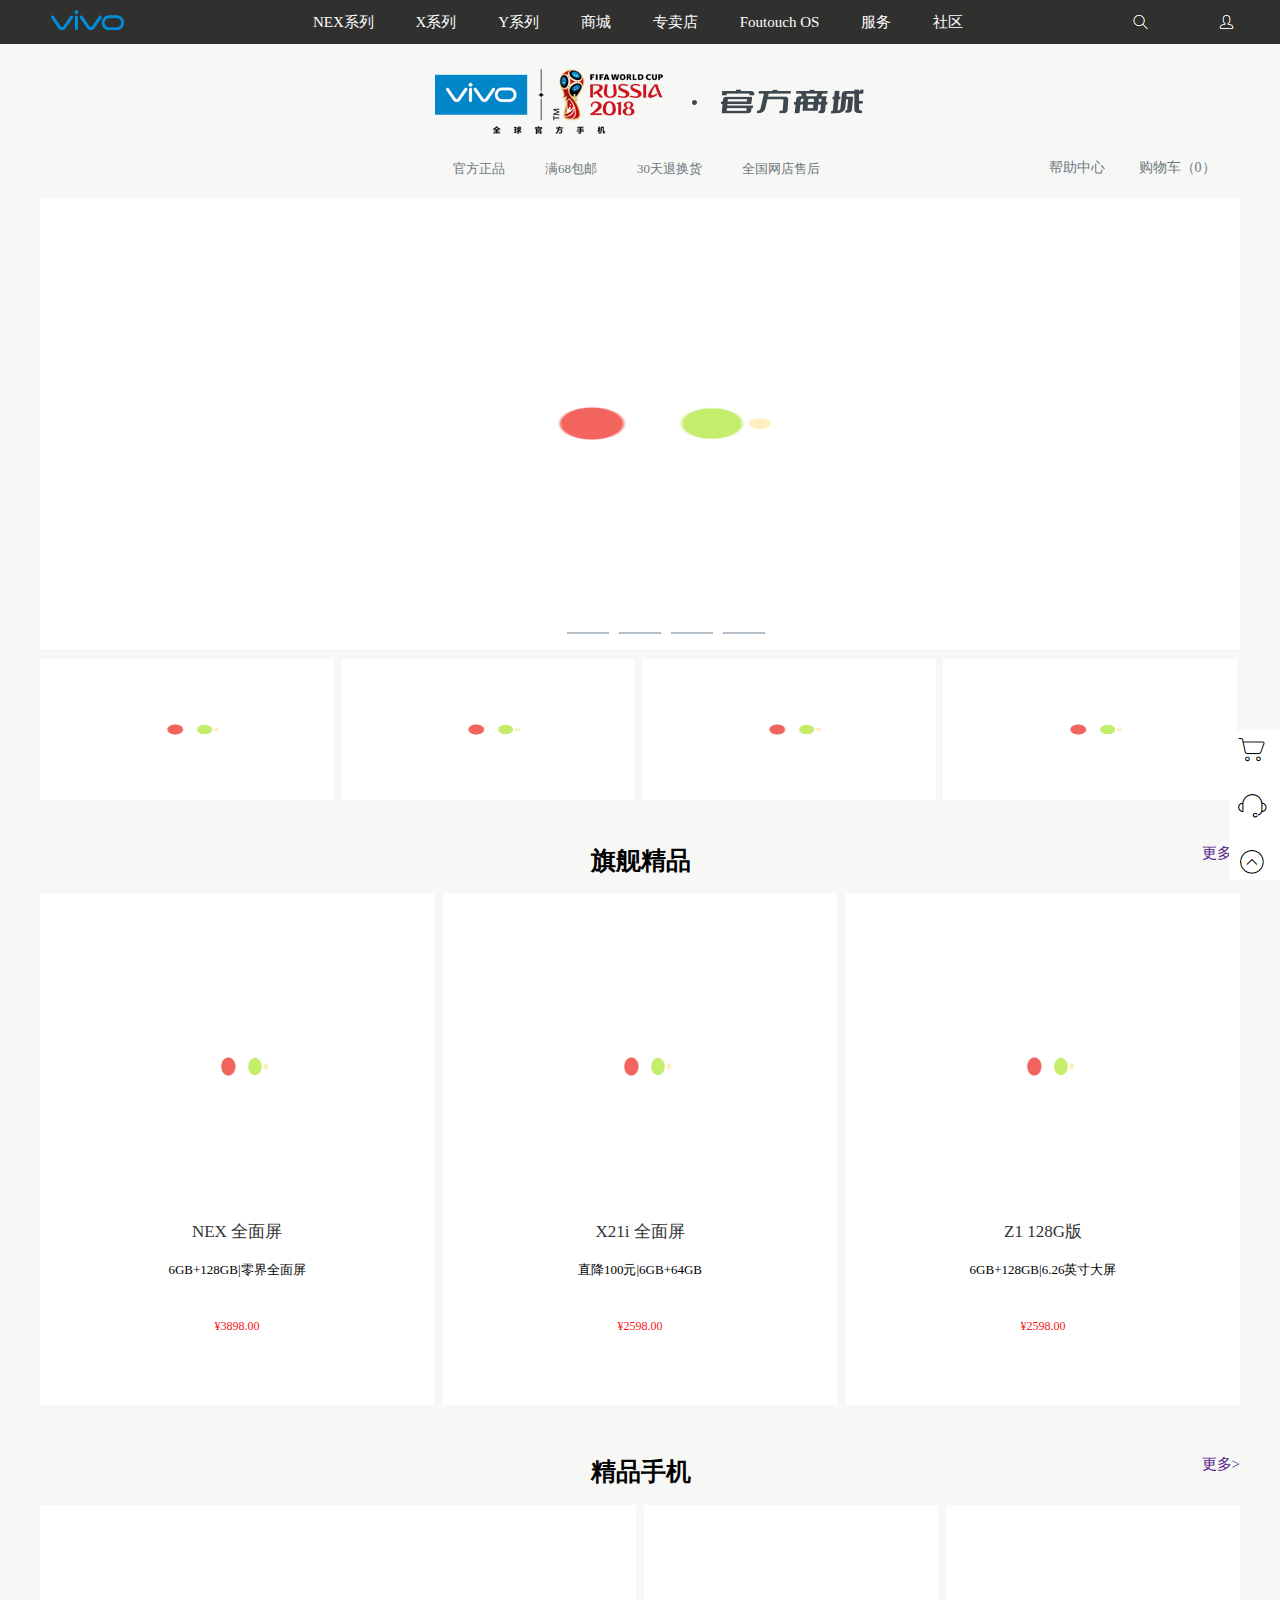
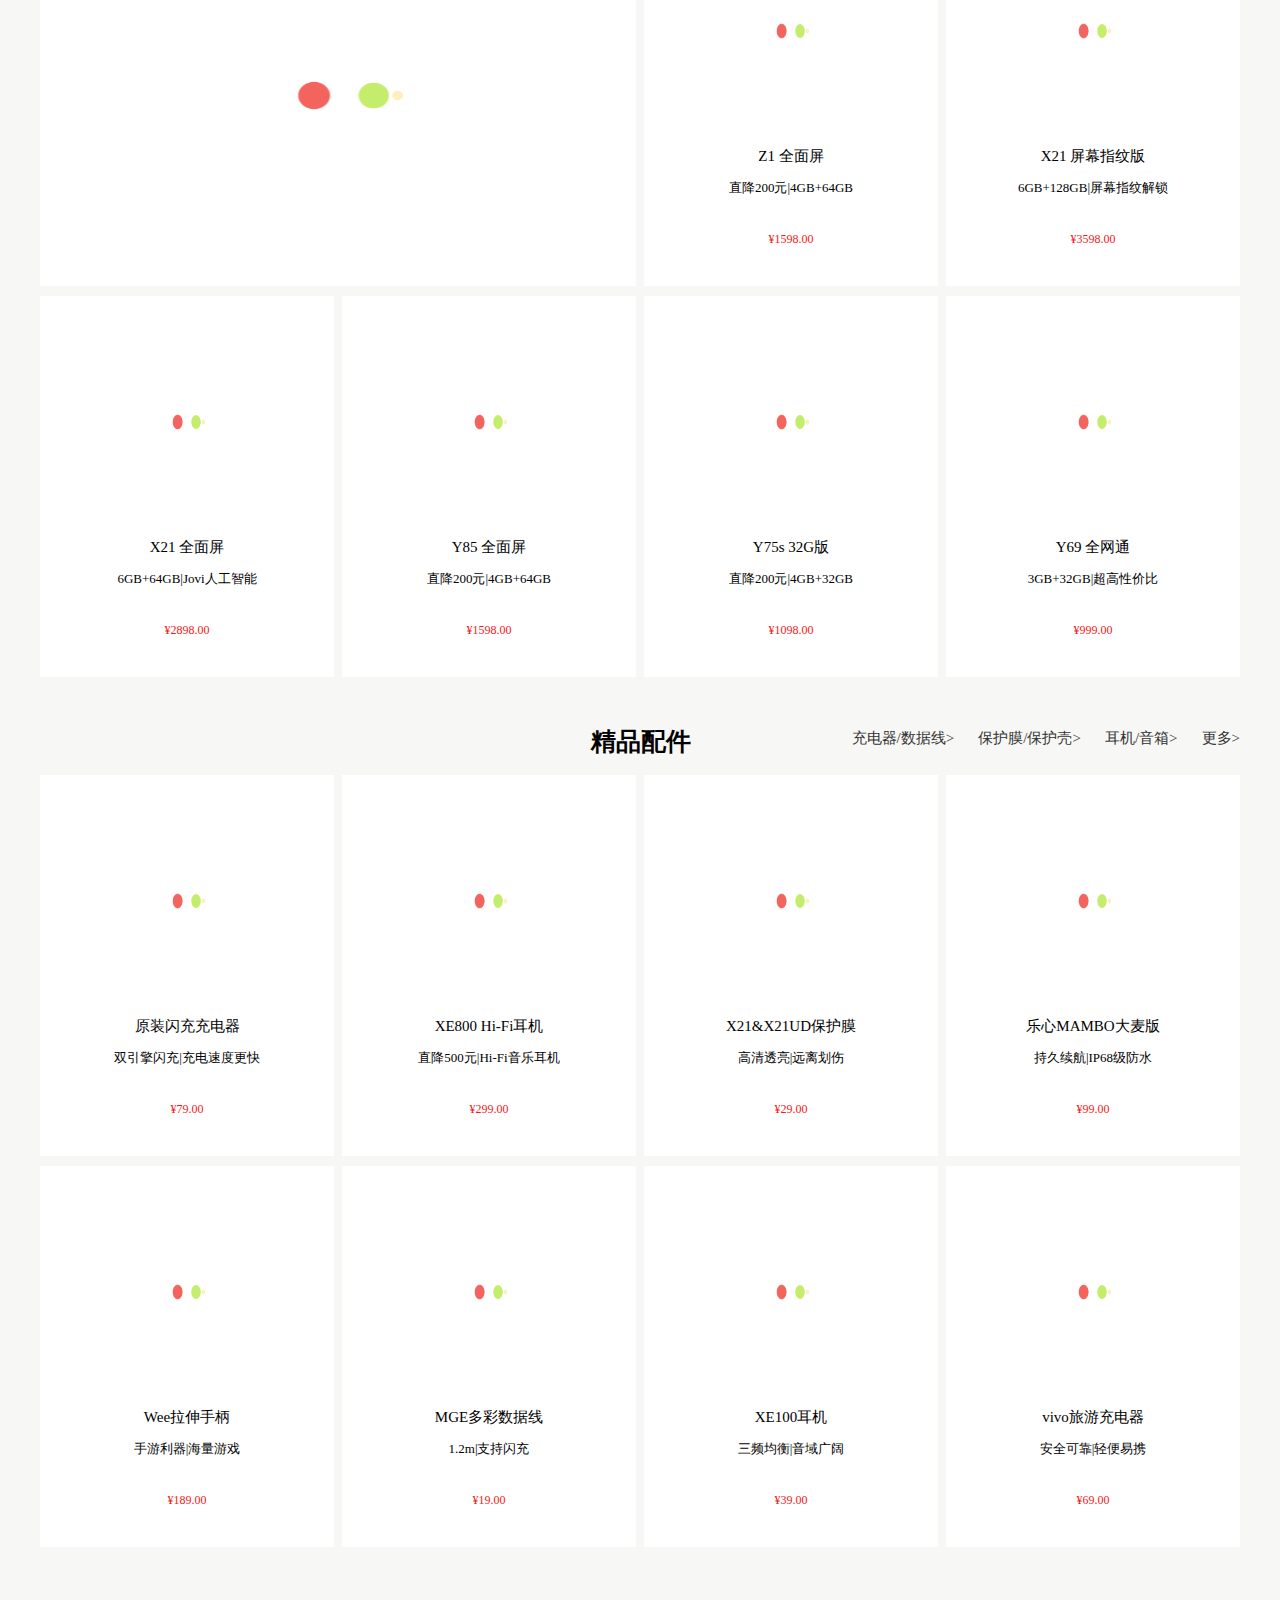
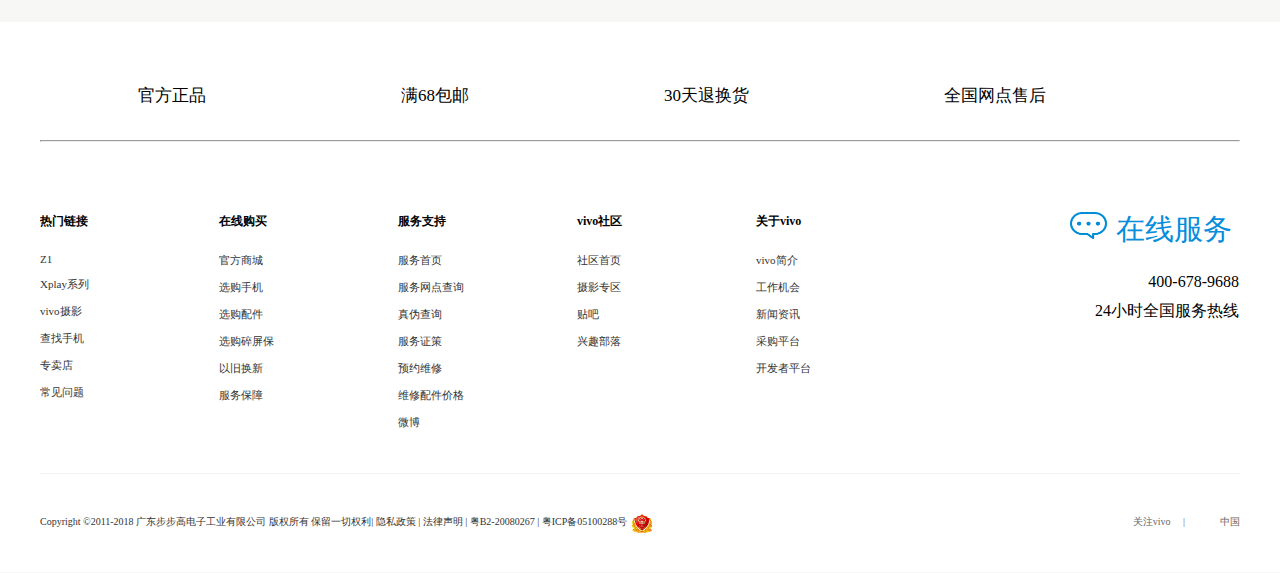
<file: vivo/index.html>
<!DOCTYPE html>
<html lang="en">
<head>
	<meta charset="UTF-8">
	<title>vivo手机商城</title>
	<link rel="stylesheet" href="https://at.alicdn.com/t/font_730944_nperbre4bmk.css">
	<link rel="stylesheet" href="css/index.css">
</head>
<body>
<!-- 顶部导航开始 -->
	 <div class="header">
	 	<div class="container">
	 		<div class="logo">
	 			<img  src="imgages/images/截图-2018-06-20-11.39_02.gif"  alt="">
	 		</div>
	 		<div class="caidan">
	 			 <a href=""  class="specity">NEX系列

				 </a>

				 <a href=""   class="specity">X系列
				<!--	 <div class="vivo">
						 <ul class="list-1">
							 <li class="link">NEX旗舰版</li>
							 <li class="link">NEX & NEX屏幕指纹版</li>
							 <li class="link">NEX & NEX屏幕指纹版</li>
						 </ul>
						 <ul class="list-1">
							 <li class="link">NEX旗舰版</li>
							 <li class="link">NEX & NEX屏幕指纹版</li>
							 <li class="link">NEX & NEX屏幕指纹版</li>
						 </ul>
						 <ul class="list-1">
							 <li class="link">NEX旗舰版</li>
							 <li class="link">NEX & NEX屏幕指纹版</li>
							 <li class="link">NEX & NEX屏幕指纹版</li>
						 </ul>
					 </div>-->

				 </a>

				<a href=""   class="specity">Y系列
					<!--<div class="vivo">
						<ul class="list-1">
							<li class="link">NEX旗舰版</li>
							<li class="link">NEX & NEX屏幕指纹版</li>
							<li class="link">NEX & NEX屏幕指纹版</li>
						</ul>

					</div>-->
				</a>

	 			 <a href="" class="list2">商城</a>
	 			 <a href="">专卖店</a>
	 			 <a href="">Foutouch OS</a>
	 			 <a href="">服务</a>
	 			 <a href="" class="list1">社区</a>
            </div>

	 		<div class="denglu">
	 			<img class="img1" src="imgages/images/截图-2018-06-20-11.39_04.gif"   alt="">
	 			<img src="imgages/images/截图-2018-06-20-11.39_06.png"    alt="">
	 		</div>
		</div>
		 <div class="vivo">
			 <ul class="list-1">
				 <li class="link">NEX旗舰版</li>
				 <li class="link">NEX & NEX屏幕指纹版</li>
				 <li class="link">NEX & NEX屏幕指纹版</li>
			 </ul>
			 <ul class="list-1">
				 <li class="link">NEX旗舰版</li>
				 <li class="link">NEX & NEX屏幕指纹版</li>
				 <li class="link">NEX & NEX屏幕指纹版</li>
			 </ul>
			 <ul class="list-1">
				 <li class="link">NEX旗舰版</li>
				 <li class="link">NEX & NEX屏幕指纹版</li>
				 <li class="link">NEX & NEX屏幕指纹版</li>
			 </ul>
		 </div>
		<div class="vivo ">
			 <ul class="list-1">
				 <li class="link">NEX旗舰版</li>
				 <li class="link">NEX & NEX屏幕指纹版</li>
				 <li class="link">NEX & NEX屏幕指纹版</li>
			 </ul>
			 <ul class="list-1">
				 <li class="link">NEX旗舰版</li>
				 <li class="link">NEX & NEX屏幕指纹版</li>
				 <li class="link">NEX & NEX屏幕指纹版</li>
			 </ul>
			 <ul class="list-1">
				 <li class="link">NEX旗舰版</li>
				 <li class="link">NEX & NEX屏幕指纹版</li>
				 <li class="link">NEX & NEX屏幕指纹版</li>
			 </ul>
		 </div>
		 <div class="vivo">
			 <ul class="list-1">
				 <li class="link">NEX旗舰版</li>
				 <li class="link">NEX & NEX屏幕指纹版</li>
				 <li class="link">NEX & NEX屏幕指纹版</li>
			 </ul>
			 <ul class="list-1">
				 <li class="link">NEX旗舰版</li>
				 <li class="link">NEX & NEX屏幕指纹版</li>
				 <li class="link">NEX & NEX屏幕指纹版</li>
			 </ul>
			 <ul class="list-1">
				 <li class="link">NEX旗舰版</li>
				 <li class="link">NEX & NEX屏幕指纹版</li>
				 <li class="link">NEX & NEX屏幕指纹版</li>
			 </ul>
		 </div>
	 </div>
<!-- 顶部导航结束 -->

<!-- 手机商城开始 -->
	 <div class="title">
	 	<div class="container">
	 		<img src="imgages/vivo-fifa_972aad2.png"    alt="">
	 	</div>
	 </div>
<!-- 手机商城结束 -->

<!-- 手机商城购物 -->
   <div class="shop">
	   <div class="container">
	   	   <div class="center">
	   	   	<a href="">官方正品</a>
	   	   	<a href="">满68包邮</a>
	   	   	<a href="">30天退换货</a>
	   	   	<a href="" class=" shop-list1">全国网店售后</a>
	   	   </div>
	   	   <div class="right">
	   	   	<a href="" class="shop-list2">帮助中心</a>
	   	   	<a href="">购物车（0）</a>
	   	   </div>

	   </div>
   </div>
<!-- 手机商城购物结束 -->

<!-- 手机宣传图 -->
	<div class="banner section">
		 <div class="container">
		 	<img imgsrc="imgages/20180614162722894135_original.jpg"  src="imgages/01457058e8ae5ea8012049ef96cf72.gif"   alt="">
             <img imgsrc="imgages/2.jpg"  src="imgages/01457058e8ae5ea8012049ef96cf72.gif"  alt="">
             <img imgsrc="imgages/3.jpg" src="imgages/01457058e8ae5ea8012049ef96cf72.gif"   alt="">
             <img imgsrc="imgages/4.jpg" src="imgages/01457058e8ae5ea8012049ef96cf72.gif"  alt="">
             <img imgsrc="imgages/5.jpg" src="imgages/01457058e8ae5ea8012049ef96cf72.gif"   alt="">
		 	<div class="hezi">
		 		<div class="box5"></div>
		 		<div class="box5 "></div>
		 		<div class="box5"></div>
		 		<div class="box5"></div>
		 		<div class="box5  box6"></div>
		 	</div>
		 </div>
	</div>
<!-- 宣传图结束 -->

<!-- 手机商城配件介绍 -->
     <div class="first  section">
	 <div class="container">
	 	 <img imgsrc="imgages/20180428104400164455_original.jpg"  src="imgages/01457058e8ae5ea8012049ef96cf72.gif"   alt="" class="first-img1">
	 	 <img imgsrc="imgages/20180428105522994861_original.jpg"  src="imgages/01457058e8ae5ea8012049ef96cf72.gif"   alt="" class="first-img2">
	 	 <img imgsrc="imgages/20180613115158121358_original.jpg"  src="imgages/01457058e8ae5ea8012049ef96cf72.gif"   alt="" class="first-img3">
	 	 <img imgsrc="imgages/20180428105538500264_original.jpg"  src="imgages/01457058e8ae5ea8012049ef96cf72.gif"   alt="" class="first-img4">
	  </div>
     </div>
<!-- 介绍结束 -->

<!-- 手机商城旗舰精品 -->
     <div class="picture  section">
	      <div class="container">
	      	 <div class="timu"> 
	      	   <p>旗舰精品</p>
	      	   <a  href="" class="s1">更多></a>
	      	 
	      	 </div> 
	      	 <div class="jingpin-box">
	      	 <div class="box1 box2">
	      	 	<img imgsrc="imgages/5097_1528892619228hd_530x530.png"  src="imgages/01457058e8ae5ea8012049ef96cf72.gif"  alt="">
	      	    <h1>Z1&nbsp;128G版</h1>
	      	 	<h3>6GB+128GB|6.26英寸大屏</h3>
	      	 	<h5>&yen;2598.00</h5>
				 <div class="detail">
					 <ul class="color-list">
						 <li></li>
						 <li></li>
						 <li></li>
					 </ul>
                      <span class="prompt">已选：X23 全面屏 魅影紫</span>
					  <span class="pro-price">&yen3498.00</span>
					 <div class="ltn">查看详情</div>
					 <div class="rtn">加入购物车</div>
				 </div>
	      	 </div>
	      	 <div class="box1">
	      	 	<img imgsrc="imgages/4999_1526315012363hd_530x530.png"  src="imgages/01457058e8ae5ea8012049ef96cf72.gif"   alt="" >
	      	 	<h1>X21i&nbsp;全面屏</h1>
	      	 	<h3>直降100元|6GB+64GB</h3>
	      	 	<h5>&yen;2598.00</h5>
				 <div class="detail">
					 <ul class="color-list">
						 <li></li>
						 <li></li>
						 <li></li>
					 </ul>
					 <span class="prompt">已选：X23 全面屏 魅影紫</span>
					 <span class="pro-price">&yen3498.00</span>
					 <div class="ltn">查看详情</div>
					 <div class="rtn">加入购物车</div>
				 </div>
	      	 </div>
	      	 <div class="box1 ">
	      	 	<img imgsrc="imgages/5086_1528801700364hd_530x530.png" src="imgages/01457058e8ae5ea8012049ef96cf72.gif"   alt="">
	      	 	<h1>NEX&nbsp;全面屏</h1>
	      	 	<h3>6GB+128GB|零界全面屏</h3>
	      	 	<h5>&yen;3898.00</h5>
				 <div class="detail">
					 <ul class="color-list">
						 <li></li>
						 <li></li>
						 <li></li>
					 </ul>
					 <span class="prompt">已选：X23 全面屏 魅影紫</span>
					 <span class="pro-price">&yen3498.00</span>
					 <div class="ltn">查看详情</div>
					 <div class="rtn">加入购物车</div>
				 </div>
	      	 </div>
	      	 </div>
	      	   
	      </div>
        </div>
<!-- 旗舰结束 -->

<!-- 手机商城精品手机 -->
<div class="second  section">
	 <div class="container">
	 	<div class="timu2">
	 		<p class="p2">精品手机</p>
	 		<a  href="" class="s2">更多></a>
	 		
	 	</div>
	 	<div class="jingpin-box2">
	 		<div class="box7  box8 box10">
	 		  <img imgsrc="imgages/1.jpg"  src="imgages/01457058e8ae5ea8012049ef96cf72.gif"   alt="" class="img1">
	 		 </div>
	 		<div class="box7 box10  box11">
	 			<img imgsrc="imgages/2.png"  src="imgages/01457058e8ae5ea8012049ef96cf72.gif"   alt="">
	 		  <h2>Z1&nbsp;全面屏</h2>
	 		  <h4>直降200元|4GB+64GB</h4>
	 		  <h5>&yen;1598.00</h5>
				<div class="again">
					<ul class="color-list1">
						<li></li>
						<li></li>
					</ul>
					<span class="prompt1">已选：X23 全面屏 魅影紫</span>
					<span class="pro-price1">&yen3498.00</span>
					<div class="ltn1">查看详情</div>
					<div class="rtn1">加入购物车</div>

				</div>
	 		</div>
	 		<div class="box7 box9 box10 box11">
	 			<img imgsrc="imgages/3.png"  src="imgages/01457058e8ae5ea8012049ef96cf72.gif" alt="">
	 			 <h2>X21&nbsp;屏幕指纹版</h2>
	 		  <h4>6GB+128GB|屏幕指纹解锁</h4>
	 		  <h5>&yen;3598.00</h5>
				<div class="again">
					<ul class="color-list1">
						<li></li>
						<li></li>
					</ul>
					<span class="prompt1">已选：X23 全面屏 魅影紫</span>
					<span class="pro-price1">&yen3498.00</span>
					<div class="ltn1">查看详情</div>
					<div class="rtn1">加入购物车</div>

				</div>
	 		</div>
	 		<div class="box7 box11">
	 			<img imgsrc="imgages/4.png"  src="imgages/01457058e8ae5ea8012049ef96cf72.gif"  alt="">
	 			 <h2>X21&nbsp;全面屏</h2>
	 		  <h4>6GB+64GB|Jovi人工智能</h4>
	 		  <h5>&yen;2898.00</h5>
				<div class="again">
					<ul class="color-list1">
						<li></li>
						<li></li>
					</ul>
					<span class="prompt1">已选：X23 全面屏 魅影紫</span>
					<span class="pro-price1">&yen3498.00</span>
					<div class="ltn1">查看详情</div>
					<div class="rtn1">加入购物车</div>

				</div>
	 		</div>
	 		<div class="box7 box11">
	 			<img imgsrc="imgages/5.png"  src="imgages/01457058e8ae5ea8012049ef96cf72.gif" alt="">
	 			 <h2>Y85&nbsp;全面屏</h2>
	 		  <h4>直降200元|4GB+64GB</h4>
	 		  <h5>&yen;1598.00</h5>
				<div class="again">
					<ul class="color-list1">
						<li></li>
						<li></li>
					</ul>
					<span class="prompt1">已选：X23 全面屏 魅影紫</span>
					<span class="pro-price1">&yen3498.00</span>
					<div class="ltn1">查看详情</div>
					<div class="rtn1">加入购物车</div>

				</div>
	 		</div>
	 		<div class="box7 box11">
	 			<img imgsrc="imgages/6.png"  src="imgages/01457058e8ae5ea8012049ef96cf72.gif" alt="">
	 			 <h2>Y75s&nbsp;32G版</h2>
	 		  <h4>直降200元|4GB+32GB</h4>
	 		  <h5>&yen;1098.00</h5>
				<div class="again">
					<ul class="color-list1">
						<li></li>
						<li></li>
					</ul>
					<span class="prompt1">已选：X23 全面屏 魅影紫</span>
					<span class="pro-price1">&yen3498.00</span>
					<div class="ltn1">查看详情</div>
					<div class="rtn1">加入购物车</div>

				</div>
	 		</div>
	 		<div class="box7  box9 box11">
	 			<img imgsrc="imgages/7.png" src="imgages/01457058e8ae5ea8012049ef96cf72.gif" alt="">
	 		  <h2>Y69&nbsp;全网通</h2>
	 		  <h4>3GB+32GB|超高性价比</h4>
	 		  <h5>&yen;999.00</h5>
				<div class="again">
					<ul class="color-list1">
						<li></li>
						<li></li>
					</ul>
					<span class="prompt1">已选：X23 全面屏 魅影紫</span>
					<span class="pro-price1">&yen3498.00</span>
					<div class="ltn1">查看详情</div>
					<div class="rtn1">加入购物车</div>

				</div>
	 		</div>
	 	</div>
	 </div>
</div>
<!-- 精品手机结束 -->

<!-- 手机商城精品配件 -->
<div class="third  section">
	 <div class="container">
	 	<div class="timu3">
	 		<p>精品配件</p>
	 		<a href="" class="a1">更多&gt;</a>
	 		<a href="" >耳机/音箱&gt;</a>
	 		<a href="" >保护膜/保护壳&gt;</a>
	 		<a href="" >充电器/数据线&gt;</a>
	 	</div>
	 	<div class="peijian-box">
	 		<div class="box11 box13">
	 			<img imgsrc="imgages/8.png"  src="imgages/01457058e8ae5ea8012049ef96cf72.gif" alt="">
	 		  <h2>原装闪充充电器</h2>
	 		  <h4>双引擎闪充|充电速度更快</h4>
	 		  <h5>&yen;79.00</h5>
				<div class="again">
					<ul class="color-list1">
						<li></li>
						<li></li>
					</ul>
					<span class="prompt1">已选：X23 全面屏 魅影紫</span>
					<span class="pro-price1">&yen3498.00</span>
					<div class="ltn1">查看详情</div>
					<div class="rtn1">加入购物车</div>

				</div>
	 		</div>
	 		<div class="box11 box13">
	 			<img imgsrc="imgages/9.png" src="imgages/01457058e8ae5ea8012049ef96cf72.gif" alt="">
	 		  <h2>XE800&nbsp;Hi-Fi耳机</h2>
	 		  <h4>直降500元|Hi-Fi音乐耳机</h4>
	 		  <h5>&yen;299.00</h5>
				<div class="again">
					<ul class="color-list1">
						<li></li>
						<li></li>
					</ul>
					<span class="prompt1">已选：X23 全面屏 魅影紫</span>
					<span class="pro-price1">&yen3498.00</span>
					<div class="ltn1">查看详情</div>
					<div class="rtn1">加入购物车</div>

				</div>
	 		</div>
	 		<div class="box11 box13">
	 			<img imgsrc="imgages/10.png"   src="imgages/01457058e8ae5ea8012049ef96cf72.gif" alt="">
	 		  <h2>X21&amp;X21UD保护膜</h2>
	 		  <h4>高清透亮|远离划伤</h4>
	 		  <h5>&yen;29.00</h5>
				<div class="again">
					<ul class="color-list1">
						<li></li>
						<li></li>
					</ul>
					<span class="prompt1">已选：X23 全面屏 魅影紫</span>
					<span class="pro-price1">&yen3498.00</span>
					<div class="ltn1">查看详情</div>
					<div class="rtn1">加入购物车</div>

				</div>
	 		</div>
	 		<div class="box11 box12 box13">
	 			<img imgsrc="imgages/11.png"  src="imgages/01457058e8ae5ea8012049ef96cf72.gif" alt="">
	 			<h2>乐心MAMBO大麦版</h2>
	 		  <h4>持久续航|IP68级防水</h4>
	 		  <h5>&yen;99.00</h5>
				<div class="again">
					<ul class="color-list1">
						<li></li>
						<li></li>
					</ul>
					<span class="prompt1">已选：X23 全面屏 魅影紫</span>
					<span class="pro-price1">&yen3498.00</span>
					<div class="ltn1">查看详情</div>
					<div class="rtn1">加入购物车</div>

				</div>
	 		</div>
	 		<div class="box11">
	 			<img imgsrc="imgages/12.png" src="imgages/01457058e8ae5ea8012049ef96cf72.gif"  alt="">
	 			<h2>Wee拉伸手柄</h2>
	 		  <h4>手游利器|海量游戏</h4>
	 		  <h5>&yen;189.00</h5>
				<div class="again">
					<ul class="color-list1">
						<li></li>
						<li></li>
					</ul>
					<span class="prompt1">已选：X23 全面屏 魅影紫</span>
					<span class="pro-price1">&yen3498.00</span>
					<div class="ltn1">查看详情</div>
					<div class="rtn1">加入购物车</div>

				</div>
	 		</div>
	 		<div class="box11">
	 			<img imgsrc="imgages/13.png"  src="imgages/01457058e8ae5ea8012049ef96cf72.gif" alt="">
	 			<h2>MGE多彩数据线</h2>
	 		  <h4>1.2m|支持闪充</h4>
	 		  <h5>&yen;19.00</h5>
				<div class="again">
					<ul class="color-list1">
						<li></li>
						<li></li>
					</ul>
					<span class="prompt1">已选：X23 全面屏 魅影紫</span>
					<span class="pro-price1">&yen3498.00</span>
					<div class="ltn1">查看详情</div>
					<div class="rtn1">加入购物车</div>

				</div>
	 		</div>
	 		<div class="box11">
	 			<img imgsrc="imgages/14.png"   src="imgages/01457058e8ae5ea8012049ef96cf72.gif" alt="">
	 			<h2>XE100耳机</h2>
	 		  <h4>三频均衡|音域广阔</h4>
	 		  <h5>&yen;39.00</h5>
				<div class="again">
					<ul class="color-list1">
						<li></li>
						<li></li>
					</ul>
					<span class="prompt1">已选：X23 全面屏 魅影紫</span>
					<span class="pro-price1">&yen3498.00</span>
					<div class="ltn1">查看详情</div>
					<div class="rtn1">加入购物车</div>

				</div>
	 		</div>
	 		<div class="box11 box12">
	 			<img imgsrc="imgages/15.png"   src="imgages/01457058e8ae5ea8012049ef96cf72.gif" alt="">
	 			<h2>vivo旅游充电器</h2>
	 		  <h4>安全可靠|轻便易携</h4>
	 		  <h5>&yen;69.00</h5>
				<div class="again">
					<ul class="color-list1">
						<li></li>
						<li></li>
					</ul>
					<span class="prompt1">已选：X23 全面屏 魅影紫</span>
					<span class="pro-price1">&yen3498.00</span>
					<div class="ltn1">查看详情</div>
					<div class="rtn1">加入购物车</div>

				</div>
	 		</div>
	 	</div>
	 </div>
</div>
<!-- 精品配件结束 -->

<!-- 手机商城底部 -->
<div class="bottom ">
	 <div class="container1">

	 	 <div class="bottom-biaoti">
	 	 	<p class="p1"><i  class="iconfont icon-zhengpin"></i>官方正品</p>
	 	 	<p class="p2"><i  class="iconfont icon-baoyou"></i>满68包邮</p>
	 	 	<p class="p2"><i  class="iconfont icon-icon-test"></i>30天退换货</p>
	 	 	<p class="p2"><i  class="iconfont icon-xin"></i>全国网点售后</p>
	 	 </div>
	 	 <div class="henggang">
	 	 	<hr/>
	 	 </div>
	 	 <div class="center">
	 	 	<div class="left">
	 	 		<div class="listbox">
	 	 			<div class="biaoti">热门链接</div>
	 	 		<a href="" class="a2">Z1</a>
	 	 		<a href="">Xplay系列</a>
	 	 		<a href="">vivo摄影</a>
	 	 		<a href="">查找手机</a>
	 	 		<a href="">专卖店</a>
	 	 		<a href="">常见问题</a>
                    </div>
	 	 		<div class="listbox">
	 	 		<div class="biaoti">在线购买</div>
	 	 		<a href="" class="a2">官方商城</a>
                <a href="">选购手机</a>
                <a href="">选购配件</a>
                <a href="">选购碎屏保</a>
                <a href="">以旧换新</a>
                <a href="">服务保障</a>
	 	 	
	 	 		</div>
	 	 		<div class="listbox">
	 	 		<div class="biaoti">服务支持</div>
	 	 		<a href="" class="a2">服务首页</a>
	 	 		<a href="">服务网点查询</a>
	 	 		<a href="">真伪查询</a>
	 	 		<a href="">服务证策</a>
	 	 		<a href="">预约维修</a>
	 	 		<a href="">维修配件价格</a>
	 	 		<a href="">微博</a>
	 	 		</div>
	 	 		<div class="listbox">
	 	 			<div class="biaoti">vivo社区</div>
	 	 		<a href="" class="a2">社区首页</a>
	 	 		<a href="">摄影专区</a>
	 	 		<a href="">贴吧</a>
	 	 		<a href="">兴趣部落</a>
	 	 		</div>
	 	 		<div class="listbox">
	 	 			<div class="biaoti">关于vivo</div>
	 	 		<a href=""  class="a2">vivo简介</a>
	 	 		<a href="" >工作机会</a>
	 	 		<a href="" >新闻资讯</a>
	 	 		<a href="" >采购平台</a>
	 	 		<a href="" >开发者平台</a>
	 	 			
	 	 		</div>
	 	 		<div class="listbox listbox1"></div>
	 	 	</div>
	 	 	<div class="right">
	 	 		<div class="img">
	 	 			<img src="imgages/16.png"  alt="">
	 	 			<a href="" class="zaixian">在线服务</a>
	 	 		</div>
	 	 		<div class="phone">400-678-9688</div>
	 	 		<div class="add">24小时全国服务热线</div>
	 	 	</div>
	 	 </div>
	 	 <div class="footer">
	 	 	<div class="footerbox">
	 	 		 <div class="wenzi">Copyright ©2011-2018 广东步步高电子工业有限公司 版权所有 保留一切权利
	 	 		  </div>
	 	 		  
	 	 		  <a href="" class="wenzi1">| 隐私政策 | 法律声明 | 粤B2-20080267 | 粤ICP备05100288号</a>
	 	 		  <img src="imgages/17.png"   alt="" >
	 	 		 
	 	 		  <a href="" class="wenzi2 wenzi3">中国</a>
	 	 		   <a href="" class="wenzi2  ">关注vivo&nbsp;&nbsp;&nbsp;&nbsp;&nbsp;|</a>
	 	 	</div>
	 	 </div>

	 	
	 </div>
</div>
<!-- 底部结束 -->
<!-- 购物车 -->
<div class="beizhu">
	<a href="" class="beizhi1">
		<img src="imgages/images/1.png" alt="">
	</a>
	<a href="" class="beizhi1">
		<img src="imgages/images/2.png" alt="">
	</a>
	<a href="" class="beizhi1">
		<img src="imgages/images/3.png" alt="" class="img1">
	</a>
</div>
	 
</body>
</html>
<script src="js/banner.js "></script>
<script  src="js/animate.js "></script>
<script  src="js/index.js "></script>
</file>
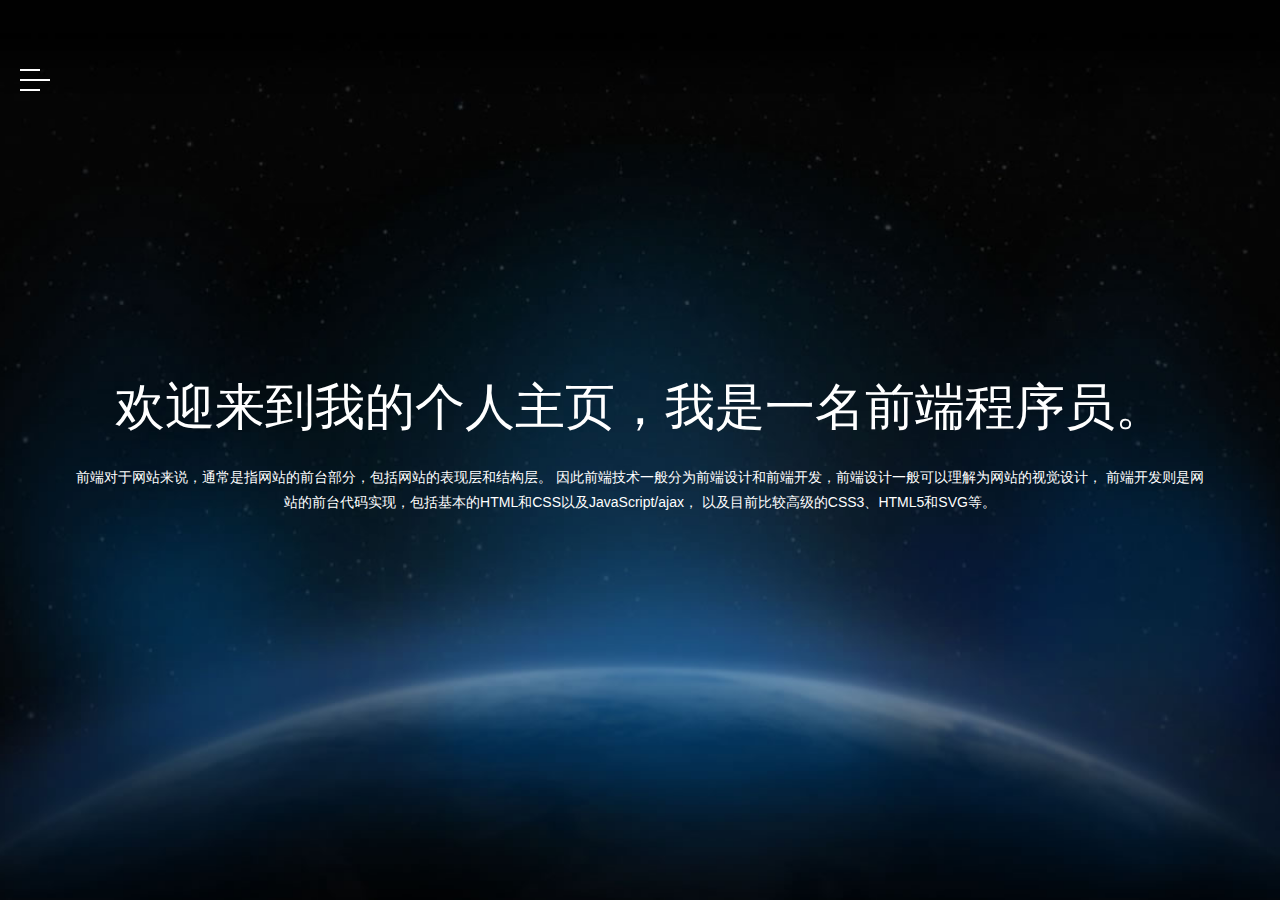
<file: 咖啡/index.html>
<!DOCTYPE html>
<html>
	<head>
		<meta charset="utf-8" />
		<title></title>
		<meta name="viewport" content="width=device-width,initial-scale=1.0, maximum-scale=1.0, user-scalable=no" />
	    <script type="text/javascript" src="js/jquery.min.js" ></script>
	<!--   <script type="text/javascript" src="js/two.min.js" ></script>-->
	    <link rel="stylesheet" href="css/animate.css" />
	    <link rel="stylesheet" href="css/jquery.fullPage.css" />
	    <script type="text/javascript" src="js/jquery.fullPage.js" ></script>
  <link rel="stylesheet" href="css/style.css" />
	    <link rel="stylesheet" href="css/bootstrap.min.css" />
	 <!--   <link href="//netdna.bootstrapcdn.com/font-awesome/4.7.0/css/font-awesome.min.css" rel="stylesheet">-->
	 	<link href="http://apps.bdimg.com/libs/fontawesome/4.4.0/css/font-awesome.min.css" rel="stylesheet" />
	<style>
		html,body{
			margin: 0;
			padding: 0;
			border: none;
			height: 100%;
			width: 100%;
		}
		.main_page{
			height: 100%;
			min-height: 100%;
			width: 100%;
			position: relative;
			overflow: hidden;
			background: url(img/section1.jpg)  no-repeat center center;
			/*background: url(img/banner2.png)  no-repeat center center;	
			background: url(img/banner.png)  no-repeat center center;*/			
			background-size: cover ;
			/*animation: bganim  9s linear infinite;
	-webkit-animation: bganim 9s linear infinite;
	transition: all;
	-webkit-transition: all;*/
		}
		
		@-webkit-keyframes bganim {
  0% {
    background: url(img/section1.jpg)  no-repeat center center;
    background-size: cover ;
  }

   50% {
   background: url(img/3.jpg)  no-repeat center center;
   background-size: cover ;
  }

  100% {
    background: url(img/banner3.png)  no-repeat center center;
    background-size: cover ;	
  }
}

@keyframes bganim {
  0% {
    background: url(img/section1.jpg)  no-repeat center center;
    background-size: cover ;	
  }

   50% {
   background: url(img/3.jpg)  no-repeat center center;
   background-size: cover ;	
  }

  100% {
    background: url(img/banner3.png)  no-repeat center center;	
    background-size: cover ;
  }
}
		.btn {
    display: inline-block;
    padding: 40px;
    margin-bottom: 0;
    font-size: 14px;
    font-weight: 400;
    line-height: 1.42857143;
    text-align: center;
    white-space: nowrap;
    vertical-align: middle;
    -ms-touch-action: manipulation;
    touch-action: manipulation;
    cursor: pointer;
    -webkit-user-select: none;
    -moz-user-select: none;
    -ms-user-select: none;
    user-select: none;
    background-image: none;
    border: 1px solid transparent;
    /* border-radius: 4px; */
}
.btn-default{
	border-radius: 0;
	background: transparent;
	border: 1px solid #FFFFFF;
	color: #FFFFFF;
}
.btn-default:hover{
	border-radius: 0;
	background: transparent;
	border: 1px solid #C9302C;
	color: #C9302C;
}
  #slide1{
		background: url(img/3.jpg) no-repeat;
		background-size: cover ;
		
	}
	#slide2{
		background: url(img/4.jpg) no-repeat ;
		background-size: cover ;
	
	}
        #slide3{
            background: url(img/section3.jpg) no-repeat ;
            background-size: cover ;

        }

		.thumbnail  img{
			height:250px;
		}
        #main{
            width:100%;
            height:100%;
        }
		.caption a{
			text-decoration: none;
			color:red;
		}
	</style>

    </head>
	<body>
	<section class="main_page" id="main_page">
		<div class="container" style="top: 40%; position: relative;">
			<h1 class="slideInRight animated_other">
				欢迎来到我的个人主页，我是一名前端程序员。
			</h1>
	     <p class="slideInLeft animated_other">
			 前端对于网站来说，通常是指网站的前台部分，包括网站的表现层和结构层。
			 因此前端技术一般分为前端设计和前端开发，前端设计一般可以理解为网站的视觉设计，
			 前端开发则是网站的前台代码实现，包括基本的HTML和CSS以及JavaScript/ajax，
			 以及目前比较高级的CSS3、HTML5和SVG等。
		 </p>
		</div>
	<div id="menu" >
		<svg class="menu_btn" >
		<g id="menu_default"  onclick="change()">
	    <g stroke="#fff"  stroke-width="2" id="menu_close">
	    <path d='M 20 20 L 40 20 M 20 30 L 50 30 M 20 40 L 40 40'></path>
	    </g>
	 
	    <g stroke="#fff"  stroke-width="2" id="menu_open">
	    <path d='M 20 20 L 40 40 M 40 20 L 20 40 '></path>
	    </g>
	    <rect x="0" y="0" width="80" height="80" stroke="none" class="myrect" fill="rgba(255,255,0,0)"></rect>
		</g>
	   </svg>
	</div>
	

	<section id="page1">
		
			<div id="fullpage">
	<div class="section " id="section0">
	
		<div class="container fadeOutLeft animated_other">
			<div class="row">
				<div class="col-sm-4 col-md-4 row1" >
    <div class="thumbnail" style="border: none; border-radius: 0;">
      <img src="img/page1_4.jpg" width="100%"   >
      <div class="caption">
        <h3>VIVO官网</h3>
        <p style="color: #8C8C8C;">1600万柔光自拍，为自拍而生 </p>
        <p><a href="../vivo/index.html" >查看详情</a> </p>
      </div>
    </div>
  </div>
  
	<div class="col-sm-4 col-md-4 row2" >
		<div class="thumbnail" style="border: none; border-radius: 0;">

      <img src="img/page1_6.jpg" width="100%">
      <div class="caption">
        <h3>小米官网</h3>
        <p style="color: #8C8C8C;">一切为发烧而生</p>
        <p>
			<a href="../小米商城/index.html" >查看详情</a> </p>
      </div>
    </div>

	</div>

				
				
	<div class="col-sm-4 col-md-4 row3" >
    <div class="thumbnail" style="border: none; border-radius: 0;">
		 <img src="img/page1_7.jpg" width="100%">
      <div class="caption">
        <h3>素馨花卉</h3>
        <p style="color: #8C8C8C;">花卉交流中，花语虽无声胜有声</p>
		   <p><a href="../素馨花卉/网站首页.html" >查看详情</a> </p>
      </div>
    </div>
  </div>
			</div>
		</div>
	</div>
	<div class="section" id="section1">
        <div class="intro fadeOutUpBig animated">
                <div class="slide" id="slide1">
                    <h1>又是一年花开放，又是一年毕业季。。。</h1>
				<p >
                    我期待着毕业那天我们穿着同样的衣服站在一起，一起玩笑，照着属于我们的毕业照，最后怀念着我们过去在一起的日子。
					<br/>带着笑一起哭，说姐妹一生。
                </p>
				</div>
		        <div class="slide" id="slide2" >
                    <h1>&nbsp;&nbsp;&nbsp;自我简介</h1>
				<p>
                    &nbsp;&nbsp;&nbsp; 我叫侯金洁，来自山西临汾；
                    <br/>
                    &nbsp;&nbsp;&nbsp; 毕业于晋中学院，专业：计算机科学与技术；
                    <br/>
                    &nbsp;&nbsp;&nbsp; 我想要从事计算机行业，做一个前端技术人员，熟悉各种前端技术；
                    <br/>
                    &nbsp;&nbsp;&nbsp; 我的性格是比较慢热的那种，在学校参加过各种社团活动，团结友爱；
                </p>
				</div>
                <div class="slide" id="slide3" >

                <div id="main">

                </div>
            </div>
				<div>
                </div>

        </div>
    </div>
	<div class="section" id="section2">
		<div class="intro fadeOutUpBig animated">
			
			<div class="container ">
			<div class="row">
				<div class="col-sm-6 col-md-6 section2_cell_left" >
    <div class="thumbnail" style="border: none; border-radius: 0; padding: 0;">
        <a href="../天气ajax/index.html"> <img src="img/page1_7.png" width="100%"></a>
     
    </div>
  </div>
  
	<div class="col-sm-6 col-md-6 section2_cell_right" >
    <div class="thumbnail" style="border: none; border-radius: 0; text-align: left; background: transparent;">
   
      <div class="caption">
        <h3 style="color: #FFFFFF;">最美天气App介绍</h3>
        <p style="color: #FFFFFF;text-align: left;">
        	
        	1）主界面可以看到当地的大概天气情况；
            2）下拉页面，可查看今日的24小时天气、空气质量、天气详情以及近几天的温度曲线图。
            3）在下拉页面，可查看某个城市的未来16天的天气介绍，包括最高温、最低温。
            4）页面底部是一些服务指南，带伞、感冒、驾车、穿衣等服务介绍。
            5）点击顶部城市弹出搜索界面，界面下边罗列中国的每个省会，省会下介绍每个城市。
            6）点击城市可以跳到首页，出现点击的城市的各种气温介绍。
            7）在搜索框中可以搜索城市，同样也可以出现搜索的城市气温。
        	
        	
        </p>
      <p style="margin-top: 15px;">
      	<a href="#" class="btn btn-default" role="button" style="margin-right: 5px;">
      		<i class="fa fa-group fa-2x" ></i>
      	</a> 
      	<a href="#" class="btn btn-default" role="button" style="margin-right: 5px;">
      		<i class="fa fa-wechat fa-2x" ></i>
      	</a>
      	<a href="#" class="btn btn-default" role="button" style="margin-right: 5px;">
      		
      		<i class="fa fa-weibo fa-2x" ></i>
      	</a> 
      	<a href="#" class="btn btn-default" role="button" style="margin-right: 5px;">
      		
      		<i class="fa fa-qq fa-2x" ></i>
      	</a>
      </p>
      </div>
    </div>
  </div>
            </div>
		</div>
        </div>
	</div>
	
	
	<div class="section" id="section4">
	    
			<div class="intro fadeOutUpBig animated">
				<h1>至理名言</h1>
				<p>
                    人生的路，总是深一脚，浅一脚，悲伤在路上，希望也在路上；
                    <br/>
                    生活的味总是苦一阵，甜一阵，疲惫在心里，欢乐也在心里。
                    <br/>
                    人生无常，人心善变。内心宁静才能够处世不惊；
                    <br/>
                    足够淡定才不会患得患失。清清浅浅人生路，简简单单随缘行。
                    <br/>
                    平和于心态，充实于生活。人间三千事，淡然一笑间。

				</p>
				
			</div>
    </div>
            </div>
    </section>
	</section>
		<script type="text/javascript">
		$(document).ready(function() {
			$('#fullpage').fullpage({
				
				navigation: true,
				css3:true,
				navigationPosition: 'right',
				navigationTooltips: ['Products', 'Introduce', 'Introduce','Introduce'],
			afterLoad: function(anchorLink, index){
		var loadedSection = $(this);
		//using index
		if(index == 1){
		
			$('#section0 .container').addClass('fadeInLeft');
			$('#section0 .container').removeClass('fadeOutLeft');
			
		}
		if(index == 2){
			$('#section1 .intro').removeClass('fadeOutUpBig ');
			$('#section1 .intro').addClass('fadeInUpBig');
		}
      if(index == 3){
			$('#section2 .intro').removeClass('fadeOutUpBig ');
			$('#section2 .intro').addClass('fadeInUpBig');
			$('.section2_cell_left').addClass('slideInLeft animated');
			$('.section2_cell_right').addClass('slideInRight animated');
		}
      if(index == 4){
			$('#section4 .intro').removeClass('fadeOutUpBig ');
			$('#section4 .intro').addClass('fadeInUpBig');
		}

},
			onLeave: function(index, nextIndex, direction){
		//using index
		if(index == 1){
			
			$('#section0 .container').addClass('fadeOutLeft');
			$('#section0 .container').removeClass('fadeInLeft');
		}
		if(index == 2){
			$('#section1 .intro').addClass('fadeOutUpBig ');
			$('#section1 .intro').removeClass('fadeInUpBig');
		}
       if(index == 3){
			$('#section2 .intro').addClass('fadeOutUpBig ');
			$('#section2 .intro').removeClass('fadeInUpBig');
			$('.section2_cell_left').removeClass('slideInLeft animated');
			$('.section2_cell_right').removeClass('slideInRight animated');
		}
       if(index == 4){
			$('#section4 .intro').addClass('fadeOutUpBig ');
			$('#section4 .intro').removeClass('fadeInUpBig');
		}

	}
			
			});
		});
	</script>
    <script src="js/echarts.common.min.js"></script>
	<script>
 var isClick="true";
  function change(){
	var ss=document.getElementById('menu_default');
	var close=document.getElementById('menu_close');
	var open=document.getElementById('menu_open');
	var page1=document.getElementById('page1');
	if(isClick==="true")
	{
	    close.setAttribute('class','fadeOut animated');			
		 setTimeout(function(){
			open.setAttribute('class','fadeIn animated');
			 page1.setAttribute('class','fadeInUpBig animated');
			  $('#fp-nav').removeClass('fadeOut');
			 $('#fp-nav').addClass('fadeIn animated');
			 $('#main_page h1').addClass('slideOutRight');
			 $('#main_page h1').removeClass('slideInRight');
			 $('#main_page p').addClass('slideOutLeft');
			 $('#main_page p').removeClass('slideInLeft');

		},500);
        
		isClick="false";
		
		}
	else if(isClick==="false"){
	
		open.setAttribute('class','fadeOut animated');	
		setTimeout(function(){
			close.setAttribute('class','fadeIn animated');
			page1.setAttribute('class','fadeOutDownBig animated');
			 $('#fp-nav').removeClass('fadeIn');
			 $('#fp-nav').addClass('fadeOut animated');
			 $('#main_page h1').removeClass('slideOutRight');
			 $('#main_page h1').addClass('slideInRight');
			 $('#main_page p').removeClass('slideOutLeft');
			 $('#main_page p').addClass('slideInLeft');
		},500);
	
		isClick="true";	
	}
      //  饼状图
      let  myChart = echarts.init(document.getElementById('main'));
      console.log(myChart);
      let  option = {
          backgroundColor: '#2c343c',

          title: {
              text: 'Learn Hou',
              left: 'center',
              top: 20,
              textStyle: {
                  color: '#ccc'
              }
          },

          tooltip : {
              trigger: 'item',
              formatter: "{a} <br/>{b} : {c} ({d}%)"
          },

          visualMap: {
              show: false,
              min: 80,
              max: 600,
              inRange: {
                  colorLightness: [0, 1]
              }
          },
          series : [
              {
                  // name:'访问来源',
                  type:'pie',
                  radius : '55%',
                  center: ['50%', '50%'],
                  data:[
                      {value:335, name:'微信小程序'},
                      {value:310, name:'Jquery'},
                      {value:274, name:'HTML+CSS3'},
                      {value:235, name:'PHP后台'},
                      {value:450, name:'javascript'}
                  ].sort(function (a, b) { return a.value - b.value; }),
                  roseType: 'radius',
                  label: {
                      normal: {
                          textStyle: {
                              color: 'rgba(255, 255, 255, 0.5)'
                          }
                      }
                  },
                  labelLine: {
                      normal: {
                          lineStyle: {
                              color: 'rgba(255, 0, 255, 0.3)'
                          },
                          smooth: 0.2,
                          length: 10,
                          length2: 20
                      }
                  },
                  itemStyle: {
                      normal: {
                          color: '#c23531',
                          shadowBlur: 200,
                          shadowColor: 'rgba(0, 0, 0, 0.5)'
                      }
                  },

                  animationType: 'scale',
                  animationEasing: 'elasticOut',
                  animationDelay: function (idx) {
                      return Math.random() * 200;
                  }
              }
          ]
      };
      // 使用刚指定的配置项和数据显示图表。
      myChart.setOption(option);

}

	</script>

    </body>
</html>
</file>
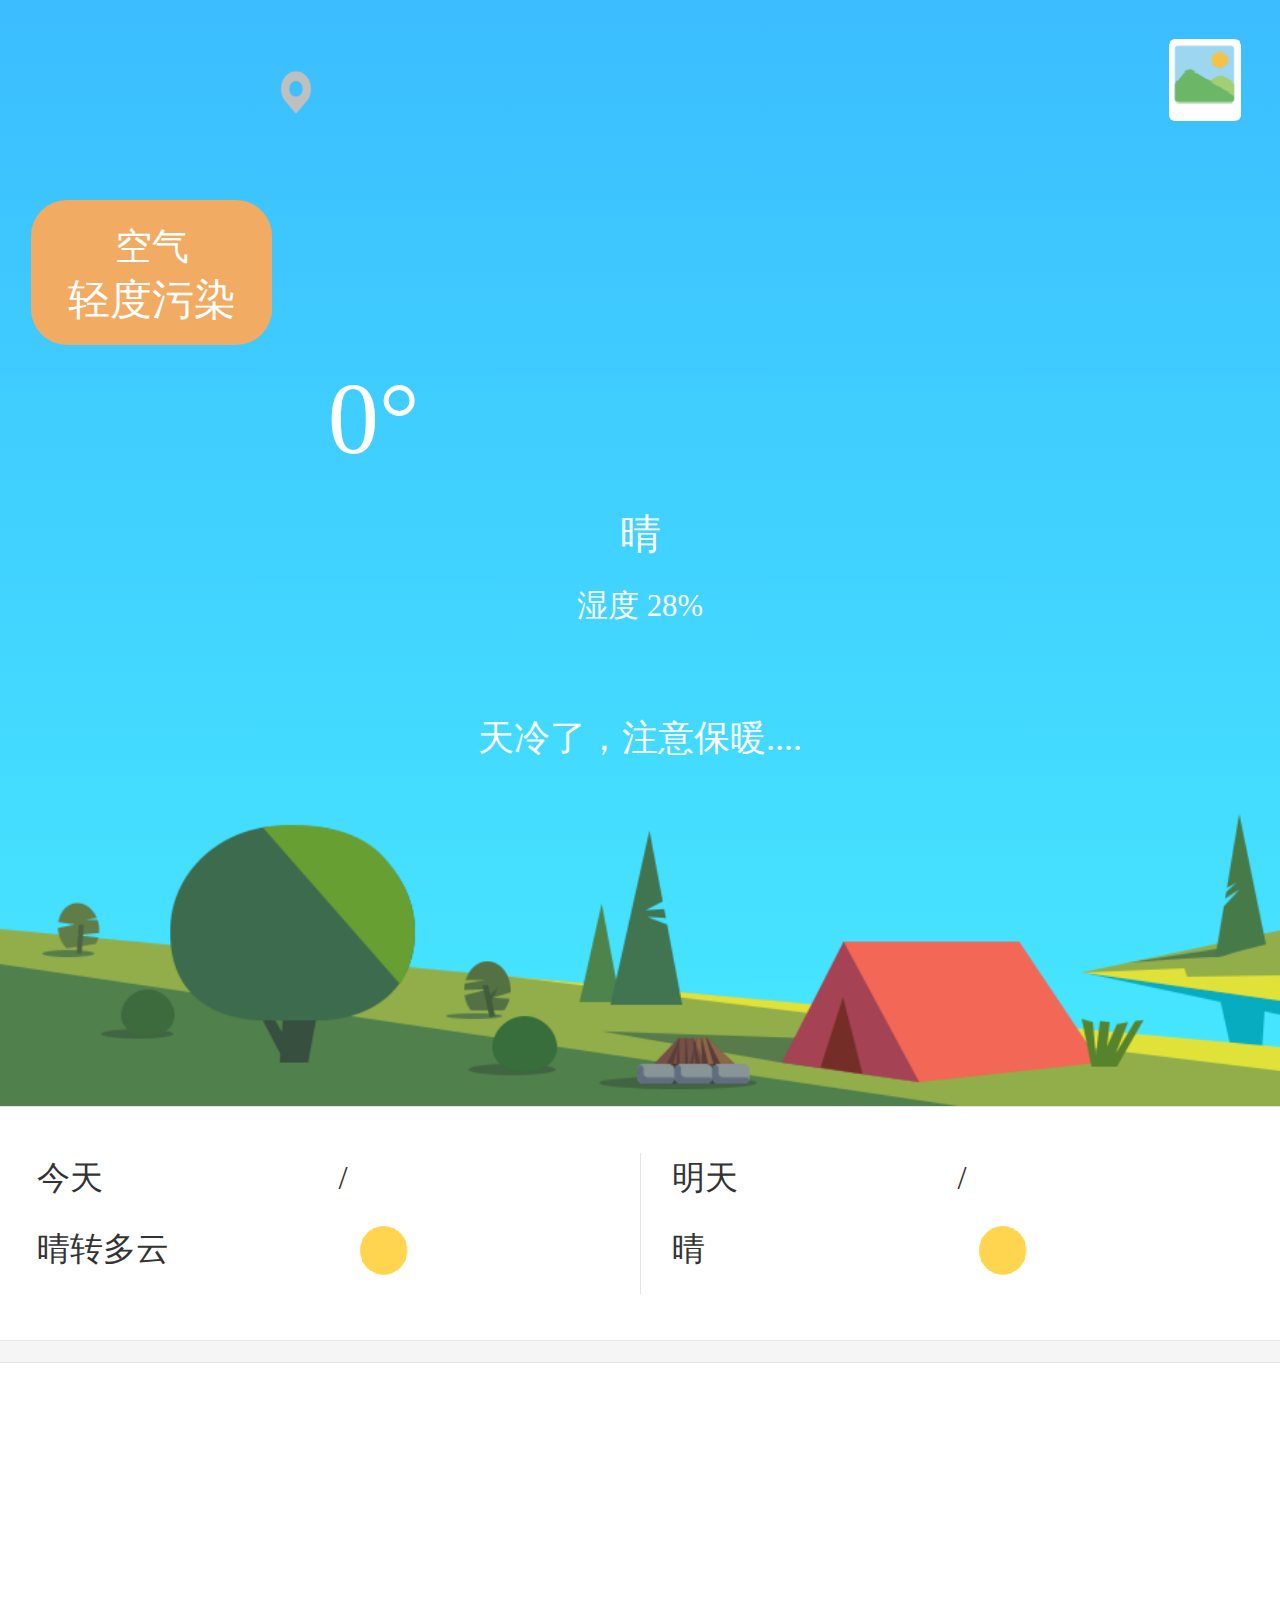
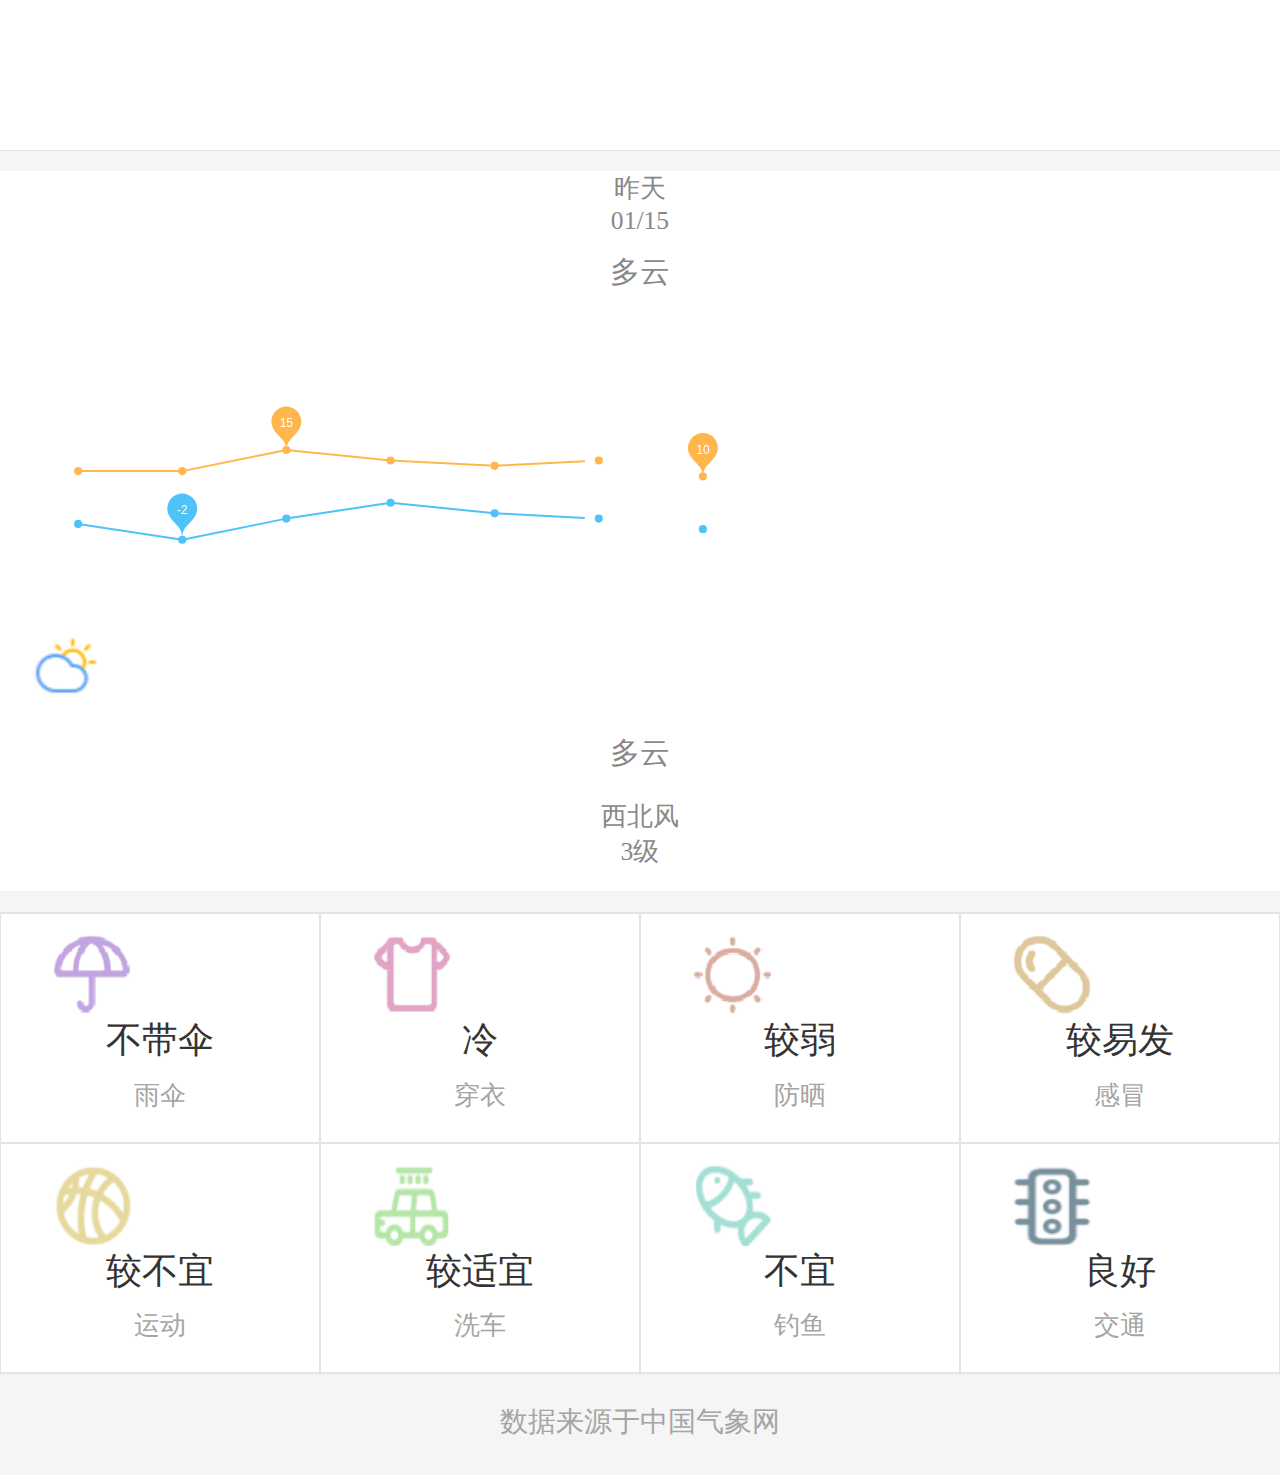
<file: 天气ajax/index.html>
<!DOCTYPE html>
<html lang="en">
<head>
    <meta charset="UTF-8">
    <title>Title</title>
    <meta name="viewport" content="width=device-width, user-scalable=no, initial-scale=1.0, maximum-scale=1.0">
    <link rel="stylesheet" href="css/index.css ">
    <link rel="stylesheet" href="css/rem.css ">
    <script src="js/jquery-3.3.1.min.js"></script>

</head>
<body>
   <header>
       <div class="top">
            <div class="address">
               <!-- 太原市&nbsp;阳曲县-->
            </div>
           <img src="img/img/screen.png " alt="" class="screen">
           <img src="img/2.png " alt="" class="small">
           <div class="btn">空气<span>轻度污染</span></div>
           <div class="degree">0°</div>
           <div class="state">晴</div>
           <div class="situation">湿度&nbsp;28%</div>
           <div class="tip">天冷了，注意保暖....</div>
           <div class="search">
               <div class="searchInput">
                   <img src="img/12.png " alt="">
                   <input type="text" placeholder="搜索市、区、县等" >
               </div>
               <span>取消</span>
               <div class="current">
                   <h3>当前定位</h3>
                   <div class="tall">
                       <div class="city">小店区</div>
                   </div>

               </div>
               <div class="history">
                   <h3>历史记录</h3>
                   <div class="tall">
                       <div class="city">拉萨</div>
                       <div class="city">上海</div>
                   </div>
               </div>
               <div class="hot">
                   <!--<h3>热门城市</h3>
                   <div class="tall">
                       <div class="city">北京</div>
                       <div class="city">上海</div>
                       <div class="city">广州</div>
                       <div class="city">深圳</div>
                   </div>-->
               </div>

           </div>
       </div>
       <div class="today">
             <div class="today-all">
                  <div class="left">
                      <div class="lan">今天</div>
                      <div class="temp">
                          <span></span>
                          <span>/</span>
                          <span></span>
                      </div>
                      <div class="lan1">晴转多云</div>
                      <div class="temp1"></div>
                  </div>
                   <div class="right">
                       <div class="lan">明天</div>
                       <div class="temp">
                           <span></span>
                           <span>/</span>
                           <span></span>
                       </div>
                       <div class="lan1">晴</div>
                       <div class="temp1"></div>
                   </div>
             </div>
       </div>
   </header>
   <section>
       <ul>
          <!-- <li>
               <div class="first">12:00</div>
               <div class="second"></div>
               <div class="third">-1℃</div>
           </li>
-->
       </ul>
   </section>
    <div class="con">
        <ul class="tom">
            <li>
                <div class="box1">昨天</div>
                <div class="box2">01/15</div>
                <div class="box3">多云</div>
                <div class="box4"></div>
            </li>
        </ul>
        <ul class="temSe">

        </ul>
        <ul class="wesb">
            <li>
               <div class="list1"  ></div>
                <div class="list2">多云</div>
                <div class="list3">西北风</div>
                <div class="list4">3级</div>
            </li>

        </ul>
    </div>
   <footer>
       <ul>
           <li>
               <div class="umb"></div>
               <div class="text">不带伞</div>
               <div class="small">雨伞</div>
           </li>
           <li>
               <div class="cold"></div>
               <div class="text">冷</div>
               <div class="small">穿衣</div>
           </li>
           <li>
               <div class="sun"></div>
               <div class="text">较弱</div>
               <div class="small">防晒</div>
           </li>
           <li>
               <div class="cold1"></div>
               <div class="text">较易发</div>
               <div class="small">感冒</div>
           </li>
           <li>
               <div class="sports"></div>
               <div class="text">较不宜</div>
               <div class="small">运动</div>
           </li>
           <li>
               <div class="cart"></div>
               <div class="text">较适宜</div>
               <div class="small">洗车</div>
           </li>
           <li>
               <div class="fish"></div>
               <div class="text">不宜</div>
               <div class="small">钓鱼</div>
           </li>
           <li>
               <div class="traffic"></div>
               <div class="text">良好</div>
               <div class="small">交通</div>
           </li>
       </ul>
   </footer>
   <div class="last">数据来源于中国气象网</div>

</body>
</html>
<script src="js/index.js "></script>

<script src="js/echarts.common.min.js"></script>
<script>
    // 基于准备好的dom，初始化echarts实例
    let  myChart = echarts.init(document.getElementsByClassName('temSe')[0]);

    // 指定图表的配置项和数据
    let   option = {

        xAxis:  {
            // type: 'category',
            //  开始的留白
            boundaryGap: false,
            data: ['','','','','','',''],
            //  中间空白
            splitNumber:0,
            // scale: true,
            show:false,


        },
        yAxis: {
            // type: 'value',
            //  刻度标签
            /* axisLabel: {
                 formatter: '{value} °C'
             }*/
            axisLabel:{show:false},

            splitNumber: 0,
            // scale: true,
            show:false,

        },
        // 系列列表
        series: [
            {
                // name:'最高气温',
                //  折线图
                type:'line',
                symbol: 'circle',     //设定为实心点
                symbolSize: 10,
                hoverAnimation: false,
                itemStyle : {
                    normal : {
                        color:'#FFB74D',
                        lineStyle:{
                            color:'#FFB74D'
                        }
                    }
                },
                markPoint: {
                    data: [
                        {type: 'max', name: '最大值'},
                        {type: 'min', name: '最小值'}
                    ]
                },
                data:[11, 11, 15, 13, 12, 13, 10],

            },
            {
                // name:'最低气温',
                type:'line',
                symbol: 'circle',     //设定为实心点
                symbolSize: 10,
                itemStyle : {
                    normal : {
                        color:'#4FC3F7',
                        lineStyle:{
                            color:'#4FC3F7'
                        }
                    }
                },
                markPoint: {
                    data: [
                        {name: '周最低', value: -2, xAxis: 1, yAxis: -1.5}
                    ]
                },
                data:[1, -2, 2, 5, 3, 2, 0],


            }
        ]
    };
    // 使用刚指定的配置项和数据显示图表。
    myChart.setOption(option);
</script>
</file>
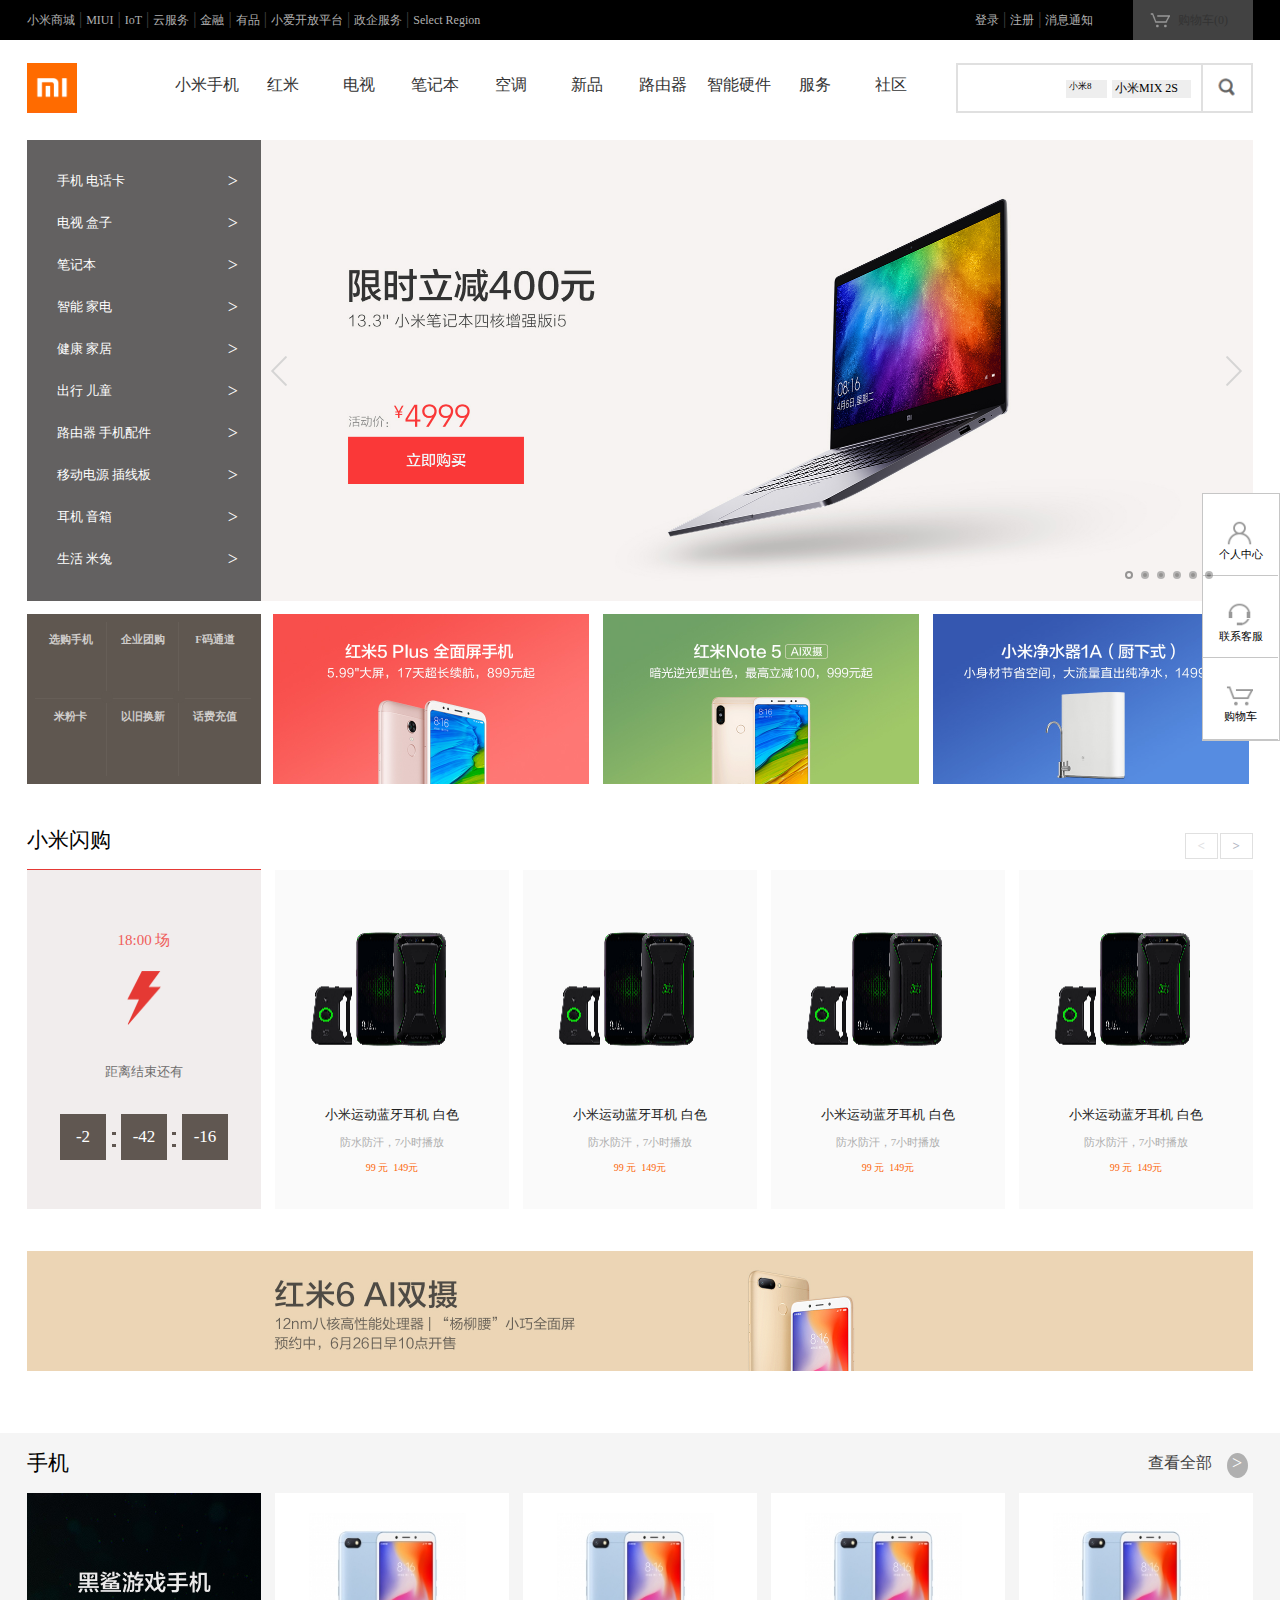
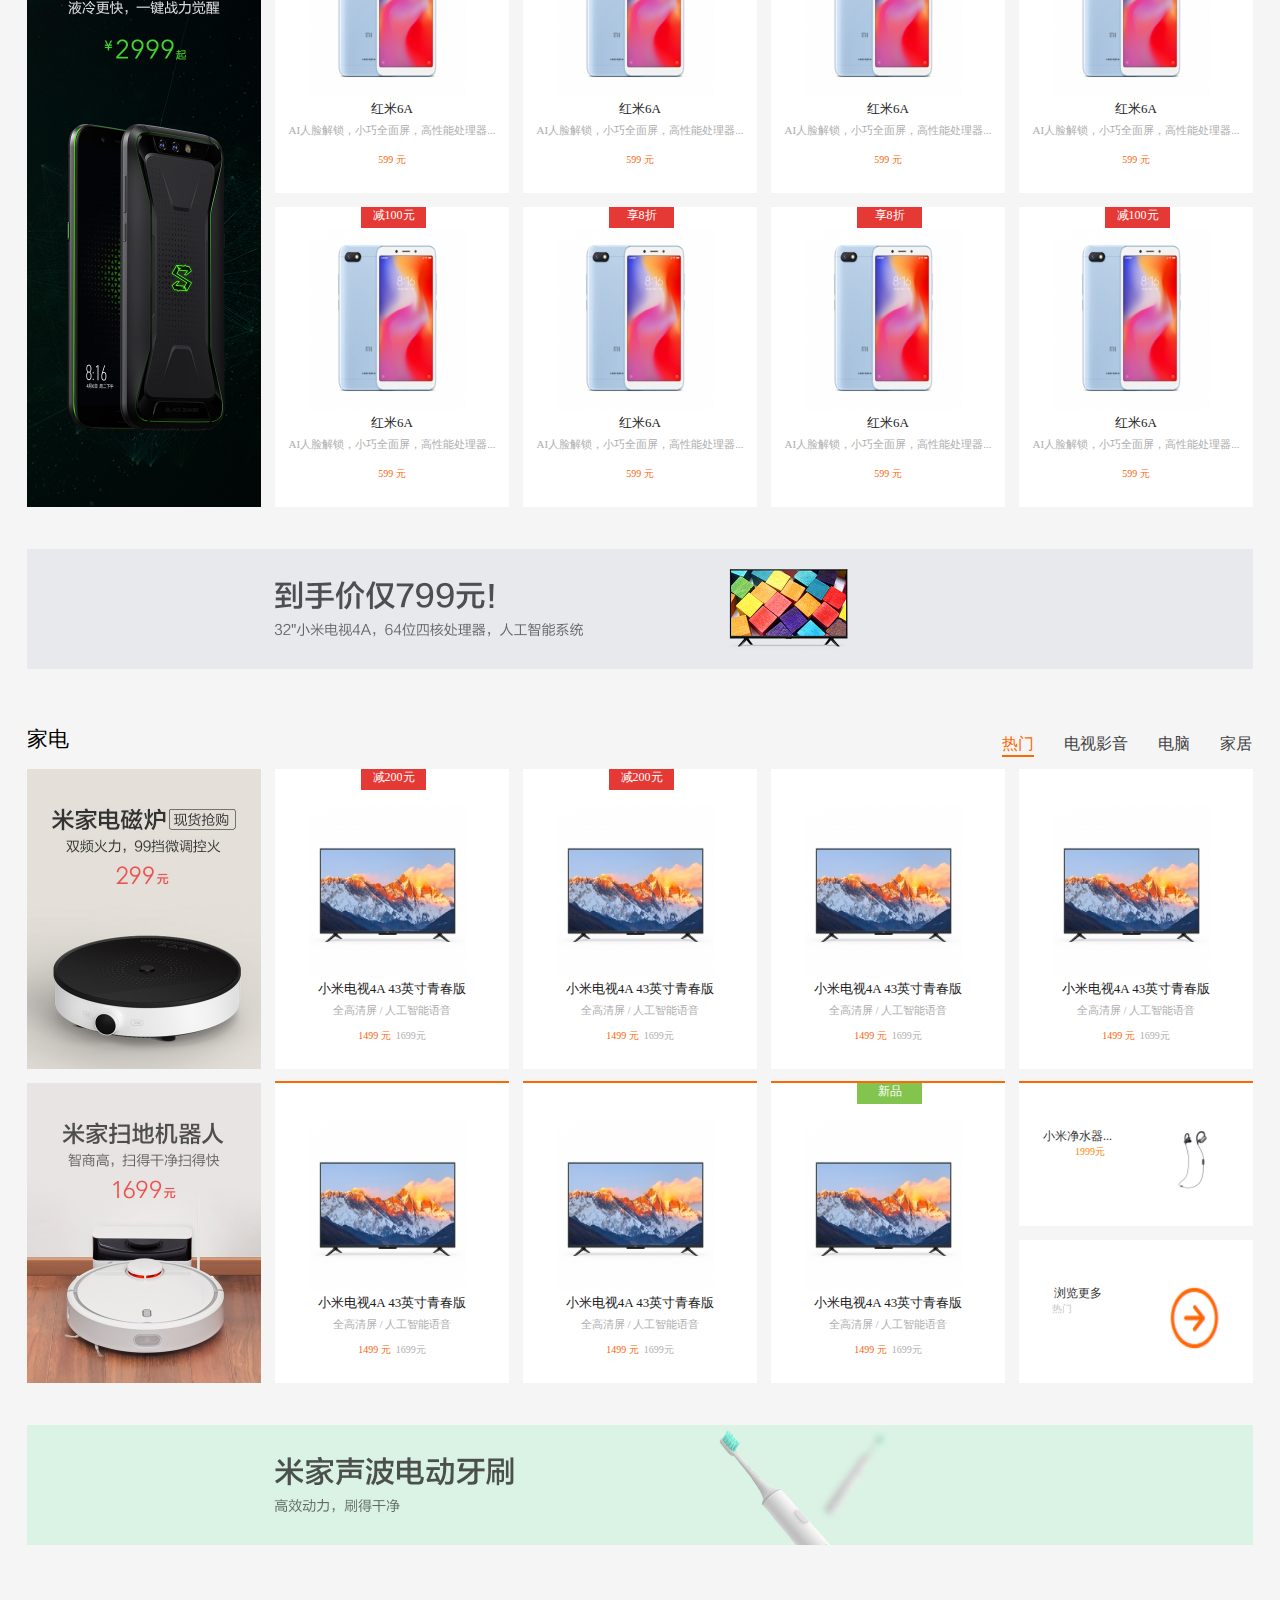
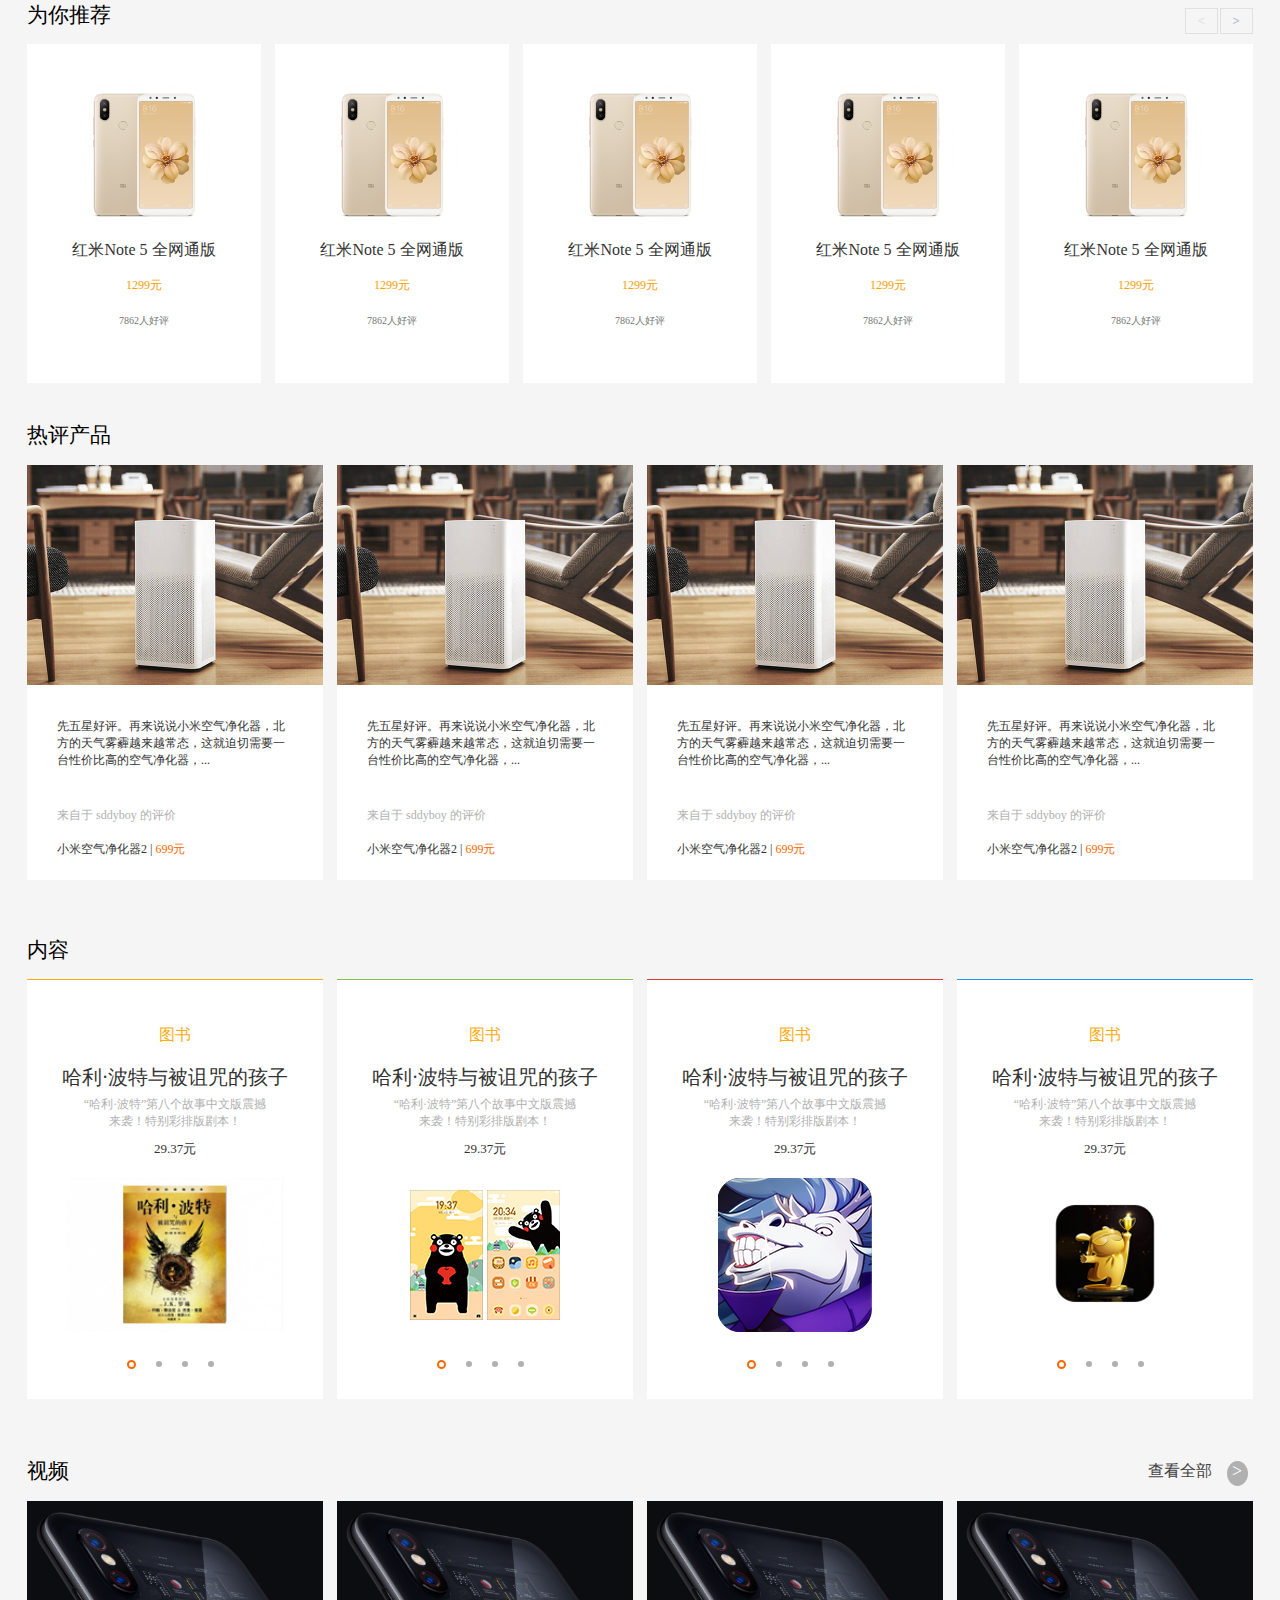
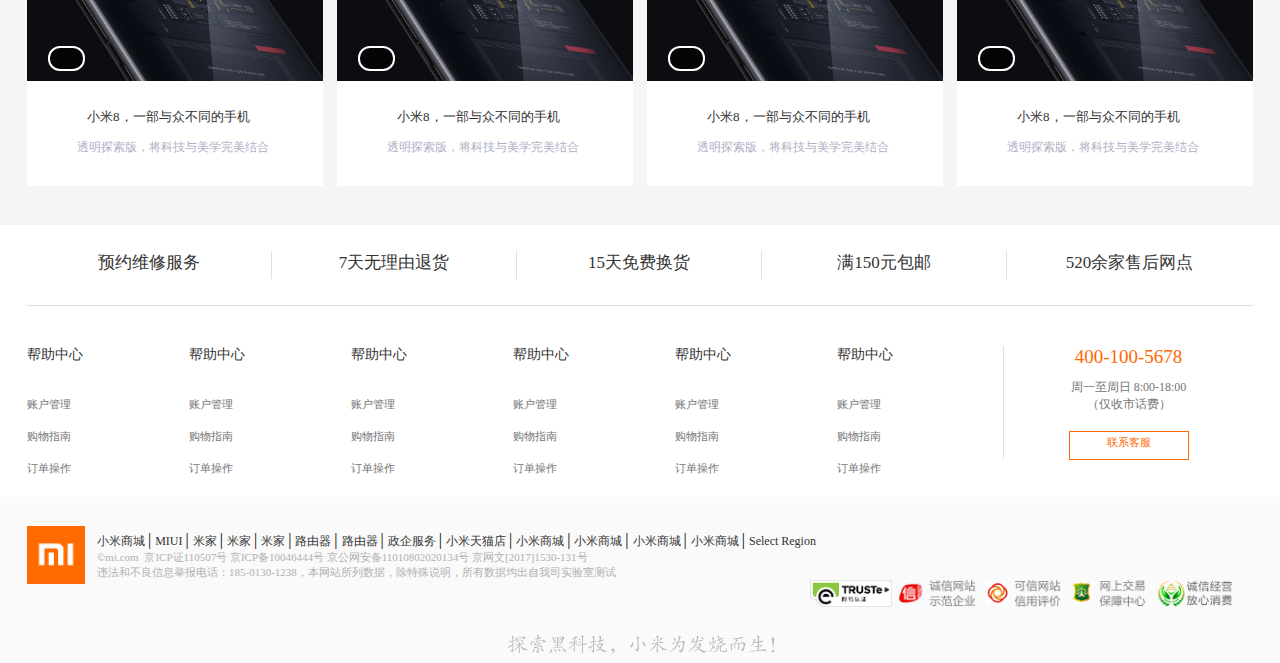
<file: 小米商城/index.html>
<!DOCTYPE html>
<html lang="en">
<head>
    <meta charset="UTF-8">
    <title>小米商城</title>
    <link rel="stylesheet" href="https://at.alicdn.com/t/font_721979_363rltkgcs5.css">
    <link rel="stylesheet" href="css/index.css">



</head>
<body>
<!--顶部开始-->
   <div class="topbar" >
       <div class="container">
            <div class="top-nav">
                <a href="">小米商城</a>
                <span>|</span>
                <a href="">MIUI</a>
                <span>|</span>
                <a href="">IoT</a>
                <span>|</span>
                <a href="">云服务</a>
                <span>|</span>
                <a href="">金融</a>
                <span>|</span>
                <a href="">有品</a>
                <span>|</span>
                <a href="">小爱开放平台</a>
                <span>|</span>
                <a href="">政企服务</a>
                <span>|</span>
                <a href="" id="select">Select Region</a>
            </div>
            <div class="topbar-info">
                <img class="img1" src="images/d7db56d1d850113f016c95e289e36efa.png"   height="20" width="20"/>
                <div>
                    <a   class="shopBar" href="">购物车(0)</a>
                </div>
                <div class="after">购物车中还没有商品，赶紧选购吧！</div>
            </div>
            <div class="topbar-card">
                <a href="">登录</a>
                <span>|</span>
                <a href="">注册</a>
                <span>|</span>
                <a href="">消息通知</a>
            </div>
       </div>
   </div>
<!--顶部结束-->
<!--导航开始-->
   <div class="site-header">
           <div class="container">
               <img  class="top-img"  src="images/logo-footer.png"  height="50" width="50"/>
               <ul class="nav-list nav-list1">
                   <li><a href="">小米手机</a>
                       <div class="arrow">
                           <div class="flag">
                               <div class="small-Arr">新品</div>
                               <div class="smleft">
                                   <img  src="images/81.png"  alt="">
                               </div>
                               <p>小米</p>
                               <p class="p1">1966元</p>
                           </div>
                           <div class="flag">
                               <div class="small-Arr">新品</div>
                               <div class="smleft">
                                   <img  src="images/81.png" alt="">
                               </div>
                               <p>小米</p>
                               <p class="p1">1966元</p>
                           </div>
                           <div class="flag">
                               <div class="small-Arr">新品</div>
                               <div class="smleft">
                                   <img src="images/81.png " alt="">
                               </div>
                               <p>小米</p>
                               <p class="p1">1966元</p>
                           </div>
                           <div class="flag">
                               <div class="small-Arr">新品</div>
                               <div class="smleft">
                                   <img src="images/81.png   " alt="">
                               </div>
                               <p>小米</p>
                               <p class="p1">1966元</p>
                           </div>
                           <div class="flag ">
                               <div class="small-Arr">新品</div>

                               <img src="images/81.png  " alt="">

                               <p>小米</p>
                               <p class="p1">1966元</p>
                           </div>

                       </div>
                   </li>
                   <li><a href="">红米</a>
                       <div class="arrow">
                           <div class="flag">
                               <div class="small-Arr">新品</div>
                               <div class="smleft">
                                   <img src="images/80.png" alt="">
                               </div>
                               <p>小米</p>
                               <p class="p1">1966元</p>
                           </div>
                           <div class="flag">
                               <div class="small-Arr">新品</div>
                               <div class="smleft">
                                   <img src="images/80.png" alt="">
                               </div>
                               <p>小米</p>
                               <p class="p1">1966元</p>
                           </div>
                           <div class="flag">
                               <div class="small-Arr">新品</div>
                               <div class="smleft">
                                   <img src="images/80.png " alt="">
                               </div>
                               <p>小米</p>
                               <p class="p1">1966元</p>
                           </div>
                           <div class="flag">
                               <div class="small-Arr">新品</div>
                               <div class="smleft">
                                   <img src="images/80.png" alt="">
                               </div>
                               <p>小米</p>
                               <p class="p1">1966元</p>
                           </div>
                           <div class="flag ">
                               <div class="small-Arr">新品</div>

                               <img src="images/80.png" alt="">

                               <p>小米</p>
                               <p class="p1">1966元</p>
                           </div>

                       </div>
                   </li>
                   <li><a href="">电视</a>
                       <div class="arrow">
                           <div class="flag">
                               <div class="small-Arr">新品</div>
                               <div class="smleft">
                                   <img src="images/83.png" alt="">
                               </div>
                               <p>小米</p>
                               <p class="p1">1966元</p>
                           </div>
                           <div class="flag">
                               <div class="small-Arr">新品</div>
                               <div class="smleft">
                                   <img src="images/83.png" alt="">
                               </div>
                               <p>小米</p>
                               <p class="p1">1966元</p>
                           </div>
                           <div class="flag">
                               <div class="small-Arr">新品</div>
                               <div class="smleft">
                                   <img src="images/83.png" alt="">
                               </div>
                               <p>小米</p>
                               <p class="p1">1966元</p>
                           </div>
                           <div class="flag">
                               <div class="small-Arr">新品</div>
                               <div class="smleft">
                                   <img src="images/81.png" alt="">
                               </div>
                               <p>小米</p>
                               <p class="p1">1966元</p>
                           </div>
                           <div class="flag ">
                               <div class="small-Arr">新品</div>

                               <img src="images/83.png" alt="">

                               <p>小米</p>
                               <p class="p1">1966元</p>
                           </div>

                       </div>
                   </li>
                   <li><a href="">笔记本</a>
                       <div class="arrow">
                           <div class="flag">
                               <div class="small-Arr">新品</div>
                               <div class="smleft">
                                   <img src="images/84.png" alt="">
                               </div>
                               <p>小米</p>
                               <p class="p1">1966元</p>
                           </div>
                           <div class="flag">
                               <div class="small-Arr">新品</div>
                               <div class="smleft">
                                   <img src="images/84.png" alt="">
                               </div>
                               <p>小米</p>
                               <p class="p1">1966元</p>
                           </div>
                           <div class="flag">
                               <div class="small-Arr">新品</div>
                               <div class="smleft">
                                   <img src="images/84.png" alt="">
                               </div>
                               <p>小米</p>
                               <p class="p1">1966元</p>
                           </div>
                           <div class="flag">
                               <div class="small-Arr">新品</div>
                               <div class="smleft">
                                   <img src="images/81.png"  alt="">
                               </div>
                               <p>小米</p>
                               <p class="p1">1966元</p>
                           </div>
                           <div class="flag ">
                               <div class="small-Arr">新品</div>

                               <img src="images/84.png" alt="">

                               <p>小米</p>
                               <p class="p1">1966元</p>
                           </div>

                       </div>
                   </li>
                   <li><a href="">空调</a>
                       <div class="arrow">
                           <div class="flag">
                               <div class="small-Arr">新品</div>
                               <div class="smleft">
                                   <img src="images/85.jpg" alt="">
                               </div>
                               <p>小米</p>
                               <p class="p1">1966元</p>
                           </div>
                           <div class="flag">
                               <div class="small-Arr">新品</div>
                               <div class="smleft">
                                   <img src="images/85.jpg" alt="">
                               </div>
                               <p>小米</p>
                               <p class="p1">1966元</p>
                           </div>
                           <div class="flag">
                               <div class="small-Arr">新品</div>
                               <div class="smleft">
                                   <img src="images/85.jpg" alt="">
                               </div>
                               <p>小米</p>
                               <p class="p1">1966元</p>
                           </div>
                           <div class="flag">
                               <div class="small-Arr">新品</div>
                               <div class="smleft">
                                   <img src="images/85.jpg"  alt="">
                               </div>
                               <p>小米</p>
                               <p class="p1">1966元</p>
                           </div>
                           <div class="flag ">
                               <div class="small-Arr">新品</div>

                               <img src="images/85.jpg"  alt="">

                               <p>小米</p>
                               <p class="p1">1966元</p>
                           </div>

                       </div>
                   </li>
                   <li><a href="">新品</a>
                       <div class="arrow">
                           <div class="flag">
                               <div class="small-Arr">新品</div>
                               <div class="smleft">
                                   <img src="images/81.png"  alt="">
                               </div>
                               <p>小米</p>
                               <p class="p1">1966元</p>
                           </div>
                           <div class="flag">
                               <div class="small-Arr">新品</div>
                               <div class="smleft">
                                   <img src="images/81.png"  alt="">
                               </div>
                               <p>小米</p>
                               <p class="p1">1966元</p>
                           </div>
                           <div class="flag">
                               <div class="small-Arr">新品</div>
                               <div class="smleft">
                                   <img src="images/81.png"  alt="">
                               </div>
                               <p>小米</p>
                               <p class="p1">1966元</p>
                           </div>
                           <div class="flag">
                               <div class="small-Arr">新品</div>
                               <div class="smleft">
                                   <img src="images/81.png"   alt="">
                               </div>
                               <p>小米</p>
                               <p class="p1">1966元</p>
                           </div>
                           <div class="flag ">
                               <div class="small-Arr">新品</div>

                               <img src="images/81.png"  alt="">

                               <p>小米</p>
                               <p class="p1">1966元</p>
                           </div>

                       </div>
                   </li>
                   <li><a href="">路由器</a>
                       <div class="arrow">
                           <div class="flag">
                               <div class="small-Arr">新品</div>
                               <div class="smleft">
                                   <img src="images/81.png"  alt="">
                               </div>
                               <p>小米</p>
                               <p class="p1">1966元</p>
                           </div>
                           <div class="flag">
                               <div class="small-Arr">新品</div>
                               <div class="smleft">
                                   <img src="images/81.png"  alt="">
                               </div>
                               <p>小米</p>
                               <p class="p1">1966元</p>
                           </div>
                           <div class="flag">
                               <div class="small-Arr">新品</div>
                               <div class="smleft">
                                   <img src="images/81.png" alt="">
                               </div>
                               <p>小米</p>
                               <p class="p1">1966元</p>
                           </div>
                           <div class="flag">
                               <div class="small-Arr">新品</div>
                               <div class="smleft">
                                   <img src="images/81.png"  alt="">
                               </div>
                               <p>小米</p>
                               <p class="p1">1966元</p>
                           </div>
                           <div class="flag ">
                               <div class="small-Arr">新品</div>

                               <img src="images/81.png"   alt="">

                               <p>小米</p>
                               <p class="p1">1966元</p>
                           </div>

                       </div>
                   </li>
                   <li><a href="">智能硬件</a>
                       <div class="arrow">
                           <div class="flag">
                               <div class="small-Arr">新品</div>
                               <div class="smleft">
                                   <img src="images/81.png" alt=""   >
                            </div>
                               <p>小米</p>
                               <p class="p1">1966元</p>
                           </div>
                           <div class="flag">
                               <div class="small-Arr">新品</div>
                               <div class="smleft">
                                   <img src="images/81.png" alt=""     >
                         </div>
                               <p>小米</p>
                               <p class="p1">1966元</p>
                           </div>
                           <div class="flag">
                               <div class="small-Arr">新品</div>
                               <div class="smleft">
                                   <img src="images/81.png" alt="" >
                            </div>
                               <p>小米</p>
                               <p class="p1">1966元</p>
                           </div>
                           <div class="flag">
                               <div class="small-Arr">新品</div>
                               <div class="smleft">
                                   <img src="images/81.png" alt=""   >
                            </div>
                               <p>小米</p>
                               <p class="p1">1966元</p>
                           </div>
                           <div class="flag ">
                               <div class="small-Arr">新品</div>

                               <img src="images/81.png" alt=""    >

                           <p>小米</p>
                               <p class="p1">1966元</p>
                           </div>

                       </div>
                   </li>
                   <li><a href="">服务</a>
                       <div class="arrow">
                           <div class="flag">
                               <div class="small-Arr">新品</div>
                               <div class="smleft">
                                   <img src="images/81.png" alt="" >
                            </div>
                               <p>小米</p>
                               <p class="p1">1966元</p>
                           </div>
                           <div class="flag">
                               <div class="small-Arr">新品</div>
                               <div class="smleft">
                                   <img src="images/81.png" alt=""  >
                        </div>
                               <p>小米</p>
                               <p class="p1">1966元</p>
                           </div>
                           <div class="flag">
                               <div class="small-Arr">新品</div>
                               <div class="smleft">
                                   <img src="images/81.png" alt="" >
                           </div>
                               <p>小米</p>
                               <p class="p1">1966元</p>
                           </div>
                           <div class="flag">
                               <div class="small-Arr">新品</div>
                               <div class="smleft">
                                   <img src="images/81.png" alt="">
                            </div>
                               <p>小米</p>
                               <p class="p1">1966元</p>
                           </div>
                           <div class="flag ">
                               <div class="small-Arr">新品</div>

                               <img src="images/81.png" alt=""  >

                          <p>小米</p>
                               <p class="p1">1966元</p>
                           </div>

                       </div>
                   </li>
                   <li><a href="">社区</a>
                       <div class="arrow">
                           <div class="flag">
                               <div class="small-Arr">新品</div>
                               <div class="smleft">
                                   <img src="images/81.png" alt=""  >
                           </div>
                               <p>小米</p>
                               <p class="p1">1966元</p>
                           </div>
                           <div class="flag">
                               <div class="small-Arr">新品</div>
                               <div class="smleft">
                                   <img src="images/81.png" alt=""    >
                         </div>
                               <p>小米</p>
                               <p class="p1">1966元</p>
                           </div>
                           <div class="flag">
                               <div class="small-Arr">新品</div>
                               <div class="smleft">
                                   <img src="images/81.png" alt=""  >
                           </div>
                               <p>小米</p>
                               <p class="p1">1966元</p>
                           </div>
                           <div class="flag">
                               <div class="small-Arr">新品</div>
                               <div class="smleft">
                                   <img src="images/81.png" alt=""  >
                             </div>
                               <p>小米</p>
                               <p class="p1">1966元</p>
                           </div>
                           <div class="flag ">
                               <div class="small-Arr">新品</div>

                               <img src="images/81.png" alt=""    >

                            <p>小米</p>
                               <p class="p1">1966元</p>
                           </div>

                       </div>
                   </li>
               </ul>
               <div class="search">
                   <img src="images/images/截图-2018-06-23-08.42_03.png"  height="50"
                                                        width="52"  class="site"/>
                   <input type="text" class="search-text">

               </div>
               <div class="search-hot-words">
                   <div class="second">
                       小米MIX 2S
                   </div>
                   <div class="first">
                       小米8
                   </div>

               </div>
           </div>
     </div>
<!--导航结束-->
<!--banner开始-->
  <div class="banner">
      <div class="container">
          <img src="images/xmad_15297416199567_HhBOc.jpg"  alt=""  class="banimg" />
          <img src="images/51.jpg "  alt="" class="banimg">
          <img src="images/52.jpg "  alt="" class="banimg">
          <img src="images/53.jpg "  alt="" class="banimg">
          <img src="images/54.jpg " alt="" class="banimg">
          <img src="images/55.jpg " alt=""  class="banimg">
           <div class="category-list">
           <ul class="J-categorylist">
              <li class="category-item">
                  <a href="" class="title">手机 电话卡
                      <i class="iconfont">
                         &gt;
                      </i>
                  </a>
                  <div class="detail">
                      <ul class="inner">
                          <li class="innerMenu">
                              <img src="images/31.png " alt="" class="smallImg">
                              <span>小米8</span>
                          </li>
                          <li class="innerMenu">
                              <img src="images/31.png " alt="" class="smallImg">
                              <span>小米8</span>
                          </li>
                          <li class="innerMenu">
                              <img src="images/31.png " alt="" class="smallImg">
                              <span>小米8</span>
                          </li>
                          <li class="innerMenu">
                              <img src="images/31.png " alt="" class="smallImg">
                              <span>小米8</span>
                          </li>
                          <li class="innerMenu">
                              <img src="images/31.png " alt="" class="smallImg">
                              <span>小米8</span>
                          </li>
                          <li class="innerMenu">
                              <img src="images/31.png "  alt="" class="smallImg">
                              <span>小米8</span>
                          </li>
                      </ul>
                      <ul class="inner">
                          <li class="innerMenu">
                              <img src="images/32.png "  alt="" class="smallImg">
                              <span>红米6&nbsp;Pro</span>
                          </li>
                          <li class="innerMenu">
                              <img src="images/32.png "  alt="" class="smallImg">
                              <span>红米6&nbsp;Pro</span>
                          </li>
                          <li class="innerMenu">
                              <img src="images/32.png "  alt="" class="smallImg">
                              <span>红米6&nbsp;Pro</span>
                          </li>
                          <li class="innerMenu">
                              <img src="images/32.png "  alt="" class="smallImg">
                              <span>红米6&nbsp;Pro</span>
                          </li>
                          <li class="innerMenu">
                              <img src="images/32.png " alt="" class="smallImg">
                              <span>红米6&nbsp;Pro</span>
                          </li>
                          <li class="innerMenu">
                              <img src="images/32.png " alt="" class="smallImg">
                              <span>红米6&nbsp;Pro</span>
                          </li>
                      </ul>
                      <ul class="inner">
                          <li class="innerMenu">
                              <img src="images/31.png"  alt="" class="smallImg">
                              <span>小米8</span>
                          </li>
                          <li class="innerMenu">
                              <img src="images/31.png " alt="" class="smallImg">
                              <span>小米8</span>
                          </li>
                          <li class="innerMenu">
                              <img src="images/31.png " alt="" class="smallImg">
                              <span>小米8</span>
                          </li>
                          <li class="innerMenu">
                              <img src="images/31.png "  alt="" class="smallImg">
                              <span>小米8</span>
                          </li>
                          <li class="innerMenu">
                              <img src="images/31.png "  alt="" class="smallImg">
                              <span>小米8</span>
                          </li>
                          <li class="innerMenu">
                              <img src="images/31.png "  alt="" class="smallImg">
                              <span>小米8</span>
                          </li>
                      </ul>
                      <ul class="inner">
                          <li class="innerMenu">
                              <img src="images/33.png "  alt="" class="smallImg">
                              <span>手机上门维修</span>
                          </li>


                      </ul>

                  </div>
              </li>
              <li class="category-item">
                  <a href="" class="title">电视&nbsp;盒子
                      <i class="iconfont">
                          &gt;</i>
                  </a>
                  <div class="detail">
                      <ul class="inner">
                      <li class="innerMenu">
                          <img src="images/45.png "  alt="" class="smallImg">
                          <span>小米8</span>
                      </li>
                      <li class="innerMenu">
                          <img src="images/45.png "  alt="" class="smallImg">
                          <span>小米8</span>
                      </li>
                      <li class="innerMenu">
                          <img src="images/45.png "  alt="" class="smallImg">
                          <span>小米8</span>
                      </li>
                      <li class="innerMenu">
                          <img src="images/45.png "  alt="" class="smallImg">
                          <span>小米8</span>
                      </li>
                      <li class="innerMenu">
                          <img src="images/45.png "  alt="" class="smallImg">
                          <span>小米8</span>
                      </li>
                      <li class="innerMenu">
                          <img src="images/45.png "  alt="" class="smallImg">
                          <span>小米8</span>
                      </li>
                  </ul>
                      <ul class="inner">
                          <li class="innerMenu">
                              <img src="images/32.png "  alt="" class="smallImg">
                              <span>红米6&nbsp;Pro</span>
                          </li>
                          <li class="innerMenu">
                              <img src="images/32.png "  alt="" class="smallImg">
                              <span>红米6&nbsp;Pro</span>
                          </li>
                          <li class="innerMenu">
                              <img src="images/32.png "  alt="" class="smallImg">
                              <span>红米6&nbsp;Pro</span>
                          </li>
                          <li class="innerMenu">
                              <img src="images/32.png "  alt="" class="smallImg">
                              <span>红米6&nbsp;Pro</span>
                          </li>
                          <li class="innerMenu">
                              <img  src="images/32.png "  alt="" class="smallImg">
                              <span>红米6&nbsp;Pro</span>
                          </li>
                          <li class="innerMenu">
                              <img src="images/32.png "  alt="" class="smallImg">
                              <span>红米6&nbsp;Pro</span>
                          </li>
                      </ul>
                      <ul class="inner">
                          <li class="innerMenu">
                              <img src="images/31.png "  alt="" class="smallImg">
                              <span>小米8</span>
                          </li>
                          <li class="innerMenu">
                              <img src="images/31.png "  alt="" class="smallImg">
                              <span>小米8</span>
                          </li>
                          <li class="innerMenu">
                              <img src="images/31.png " alt="" class="smallImg">
                              <span>小米8</span>
                          </li>
                          <li class="innerMenu">
                              <img src="images/31.png "  alt="" class="smallImg">
                              <span>小米8</span>
                          </li>
                          <li class="innerMenu">
                              <img src="images/31.png "  alt="" class="smallImg">
                              <span>小米8</span>
                          </li>
                          <li class="innerMenu">
                              <img src="images/31.png "  alt="" class="smallImg">
                              <span>小米8</span>
                          </li>
                      </ul>
                      <ul class="inner">
                          <li class="innerMenu">
                              <img src="images/33.png " alt="" class="smallImg">
                              <span>手机上门维修</span>
                          </li>


                      </ul>
                  </div>
              </li>
              <li class="category-item">
                  <a href="" class="title">笔记本
                      <i class="iconfont">
                          &gt;</i>
                  </a>
                  <div class="detail">
                      <ul class="inner">
                      <li class="innerMenu">
                          <img src="images/31.png " alt="" class="smallImg">
                          <span>小米8</span>
                      </li>
                      <li class="innerMenu">
                          <img src="images/31.png "  alt="" class="smallImg">
                          <span>小米8</span>
                      </li>
                      <li class="innerMenu">
                          <img src="images/31.png "  alt="" class="smallImg">
                          <span>小米8</span>
                      </li>
                      <li class="innerMenu">
                          <img src="images/31.png "  alt="" class="smallImg">
                          <span>小米8</span>
                      </li>
                      <li class="innerMenu">
                          <img src="images/31.png "  alt="" class="smallImg">
                          <span>小米8</span>
                      </li>
                      <li class="innerMenu">
                          <img src="images/31.png "  alt="" class="smallImg">
                          <span>小米8</span>
                      </li>
                  </ul>
                      <ul class="inner">
                          <li class="innerMenu">
                              <img src="images/32.png "  alt="" class="smallImg">
                              <span>红米6&nbsp;Pro</span>
                          </li>
                          <li class="innerMenu">
                              <img src="images/32.png "  alt="" class="smallImg">
                              <span>红米6&nbsp;Pro</span>
                          </li>
                          <li class="innerMenu">
                              <img src="images/32.png "  alt="" class="smallImg">
                              <span>红米6&nbsp;Pro</span>
                          </li>
                          <li class="innerMenu">
                              <img src="images/32.png "  alt="" class="smallImg">
                              <span>红米6&nbsp;Pro</span>
                          </li>
                          <li class="innerMenu">
                              <img src="images/32.png "  alt="" class="smallImg">
                              <span>红米6&nbsp;Pro</span>
                          </li>
                          <li class="innerMenu">
                              <img src="images/32.png "  alt="" class="smallImg">
                              <span>红米6&nbsp;Pro</span>
                          </li>
                      </ul>
                      <ul class="inner">
                          <li class="innerMenu">
                              <img src="images/31.png " alt="" class="smallImg">
                              <span>小米8</span>
                          </li>
                          <li class="innerMenu">
                              <img src="images/31.png " alt="" class="smallImg">
                              <span>小米8</span>
                          </li>
                          <li class="innerMenu">
                              <img src="images/31.png " alt="" class="smallImg">
                              <span>小米8</span>
                          </li>
                          <li class="innerMenu">
                              <img  src="images/31.png " alt="" class="smallImg">
                              <span>小米8</span>
                          </li>
                          <li class="innerMenu">
                              <img src="images/31.png " alt="" class="smallImg">
                              <span>小米8</span>
                          </li>
                          <li class="innerMenu">
                              <img src="images/31.png "  alt="" class="smallImg">
                              <span>小米8</span>
                          </li>
                      </ul>
                      <ul class="inner">
                          <li class="innerMenu">
                              <img src="images/33.png "  alt="" class="smallImg">
                              <span>手机上门维修</span>
                          </li>


                      </ul>
                  </div>
              </li>
              <li class="category-item">
                  <a href="" class="title">智能&nbsp;家电
                      <i class="iconfont">
                          &gt;</i>
                  </a>
                  <div class="detail">
                      <ul class="inner">
                      <li class="innerMenu">
                          <img src="images/31.png "  alt="" class="smallImg">
                          <span>小米8</span>
                      </li>
                      <li class="innerMenu">
                          <img src="images/31.png "  alt="" class="smallImg">
                          <span>小米8</span>
                      </li>
                      <li class="innerMenu">
                          <img src="images/31.png "  alt="" class="smallImg">
                          <span>小米8</span>
                      </li>
                      <li class="innerMenu">
                          <img src="images/31.png "  alt="" class="smallImg">
                          <span>小米8</span>
                      </li>
                      <li class="innerMenu">
                          <img src="images/31.png "  alt="" class="smallImg">
                          <span>小米8</span>
                      </li>
                      <li class="innerMenu">
                          <img src="images/31.png "  alt="" class="smallImg">
                          <span>小米8</span>
                      </li>
                  </ul>
                      <ul class="inner">
                          <li class="innerMenu">
                              <img src="images/32.png "  alt="" class="smallImg">
                              <span>红米6&nbsp;Pro</span>
                          </li>
                          <li class="innerMenu">
                              <img src="images/32.png "  alt="" class="smallImg">
                              <span>红米6&nbsp;Pro</span>
                          </li>
                          <li class="innerMenu">
                              <img src="images/32.png "  alt="" class="smallImg">
                              <span>红米6&nbsp;Pro</span>
                          </li>
                          <li class="innerMenu">
                              <img src="images/32.png "  alt="" class="smallImg">
                              <span>红米6&nbsp;Pro</span>
                          </li>
                          <li class="innerMenu">
                              <img src="images/32.png "  alt="" class="smallImg">
                              <span>红米6&nbsp;Pro</span>
                          </li>
                          <li class="innerMenu">
                              <img src="images/32.png "  alt="" class="smallImg">
                              <span>红米6&nbsp;Pro</span>
                          </li>
                      </ul>
                      <ul class="inner">
                          <li class="innerMenu">
                              <img src="images/31.png "  alt="" class="smallImg">
                              <span>小米8</span>
                          </li>
                          <li class="innerMenu">
                              <img src="images/31.png "  alt="" class="smallImg">
                              <span>小米8</span>
                          </li>
                          <li class="innerMenu">
                              <img src="images/31.png "  alt="" class="smallImg">
                              <span>小米8</span>
                          </li>
                          <li class="innerMenu">
                              <img src="images/31.png "  alt="" class="smallImg">
                              <span>小米8</span>
                          </li>
                          <li class="innerMenu">
                              <img src="images/31.png "  alt="" class="smallImg">
                              <span>小米8</span>
                          </li>
                          <li class="innerMenu">
                              <img src="images/31.png "  alt="" class="smallImg">
                              <span>小米8</span>
                          </li>
                      </ul>
                      <ul class="inner">
                          <li class="innerMenu">
                              <img src="images/33.png "  alt="" class="smallImg">
                              <span>手机上门维修</span>
                          </li>


                      </ul>
                  </div>
              </li>
              <li class="category-item">
                  <a href="" class="title">健康&nbsp;家居
                      <i class="iconfont">
                          &gt;</i>
                  </a>
                  <div class="detail">
                      <ul class="inner">
                      <li class="innerMenu">
                          <img src="images/31.png "  alt="" class="smallImg">
                          <span>小米8</span>
                      </li>
                      <li class="innerMenu">
                          <img src="images/31.png "  alt="" class="smallImg">
                          <span>小米8</span>
                      </li>
                      <li class="innerMenu">
                          <img src="images/31.png "  alt="" class="smallImg">
                          <span>小米8</span>
                      </li>
                      <li class="innerMenu">
                          <img src="images/31.png "  alt="" class="smallImg">
                          <span>小米8</span>
                      </li>
                      <li class="innerMenu">
                          <img src="images/31.png "  alt="" class="smallImg">
                          <span>小米8</span>
                      </li>
                      <li class="innerMenu">
                          <img src="images/31.png " alt="" class="smallImg">
                          <span>小米8</span>
                      </li>
                  </ul>
                      <ul class="inner">
                          <li class="innerMenu">
                              <img src="images/32.png " alt="" class="smallImg">
                              <span>红米6&nbsp;Pro</span>
                          </li>
                          <li class="innerMenu">
                              <img src="images/32.png " alt="" class="smallImg">
                              <span>红米6&nbsp;Pro</span>
                          </li>
                          <li class="innerMenu">
                              <img src="images/32.png " alt="" class="smallImg">
                              <span>红米6&nbsp;Pro</span>
                          </li>
                          <li class="innerMenu">
                              <img src="images/32.png "  alt="" class="smallImg">
                              <span>红米6&nbsp;Pro</span>
                          </li>
                          <li class="innerMenu">
                              <img src="images/32.png "  alt="" class="smallImg">
                              <span>红米6&nbsp;Pro</span>
                          </li>
                          <li class="innerMenu">
                              <img src="images/32.png "  alt="" class="smallImg">
                              <span>红米6&nbsp;Pro</span>
                          </li>
                      </ul>
                      <ul class="inner">
                          <li class="innerMenu">
                              <img src="images/31.png "  alt="" class="smallImg">
                              <span>小米8</span>
                          </li>
                          <li class="innerMenu">
                              <img src="images/31.png "  alt="" class="smallImg">
                              <span>小米8</span>
                          </li>
                          <li class="innerMenu">
                              <img src="images/31.png " alt="" class="smallImg">
                              <span>小米8</span>
                          </li>
                          <li class="innerMenu">
                              <img src="images/31.png " alt="" class="smallImg">
                              <span>小米8</span>
                          </li>
                          <li class="innerMenu">
                              <img src="images/31.png " alt="" class="smallImg">
                              <span>小米8</span>
                          </li>
                          <li class="innerMenu">
                              <img src="images/31.png " alt="" class="smallImg">
                              <span>小米8</span>
                          </li>
                      </ul>
                      <ul class="inner">
                          <li class="innerMenu">
                              <img src="images/33.png " alt="" class="smallImg">
                              <span>手机上门维修</span>
                          </li>


                      </ul>
                  </div>
              </li>
              <li class="category-item">
                  <a href="" class="title">出行&nbsp;儿童
                      <i class="iconfont">
                          &gt;</i>
                  </a>
                  <div class="detail">
                      <ul class="inner">
                      <li class="innerMenu">
                          <img src="images/31.png "  alt="" class="smallImg">
                          <span>小米8</span>
                      </li>
                      <li class="innerMenu">
                          <img src="images/31.png "  alt="" class="smallImg">
                          <span>小米8</span>
                      </li>
                      <li class="innerMenu">
                          <img src="images/31.png "  alt="" class="smallImg">
                          <span>小米8</span>
                      </li>
                      <li class="innerMenu">
                          <img src="images/31.png "  alt="" class="smallImg">
                          <span>小米8</span>
                      </li>
                      <li class="innerMenu">
                          <img src="images/31.png "  alt="" class="smallImg">
                          <span>小米8</span>
                      </li>
                      <li class="innerMenu">
                          <img src="images/31.png "  alt="" class="smallImg">
                          <span>小米8</span>
                      </li>
                  </ul>
                      <ul class="inner">
                          <li class="innerMenu">
                              <img src="images/32.png "  alt="" class="smallImg">
                              <span>红米6&nbsp;Pro</span>
                          </li>
                          <li class="innerMenu">
                              <img src="images/32.png "  alt="" class="smallImg">
                              <span>红米6&nbsp;Pro</span>
                          </li>
                          <li class="innerMenu">
                              <img src="images/32.png "  alt="" class="smallImg">
                              <span>红米6&nbsp;Pro</span>
                          </li>
                          <li class="innerMenu">
                              <img src="images/32.png "  alt="" class="smallImg">
                              <span>红米6&nbsp;Pro</span>
                          </li>
                          <li class="innerMenu">
                              <img src="images/32.png "  alt="" class="smallImg">
                              <span>红米6&nbsp;Pro</span>
                          </li>
                          <li class="innerMenu">
                              <img src="images/32.png "  alt="" class="smallImg">
                              <span>红米6&nbsp;Pro</span>
                          </li>
                      </ul>
                      <ul class="inner">
                          <li class="innerMenu">
                              <img src="images/31.png "  alt="" class="smallImg">
                              <span>小米8</span>
                          </li>
                          <li class="innerMenu">
                              <img src="images/31.png "  alt="" class="smallImg">
                              <span>小米8</span>
                          </li>
                          <li class="innerMenu">
                              <img src="images/31.png "  alt="" class="smallImg">
                              <span>小米8</span>
                          </li>
                          <li class="innerMenu">
                              <img src="images/31.png "  alt="" class="smallImg">
                              <span>小米8</span>
                          </li>
                          <li class="innerMenu">
                              <img src="images/31.png "  alt="" class="smallImg">
                              <span>小米8</span>
                          </li>
                          <li class="innerMenu">
                              <img src="images/31.png "  alt="" class="smallImg">
                              <span>小米8</span>
                          </li>
                      </ul>
                      <ul class="inner">
                          <li class="innerMenu">
                              <img src="images/33.png "  alt="" class="smallImg">
                              <span>手机上门维修</span>
                          </li>


                      </ul>
                  </div>
              </li>
              <li class="category-item">
                  <a href="" class="title">路由器&nbsp;手机配件
                      <i class="iconfont">
                          &gt;</i>
                  </a>
                  <div class="detail">
                      <ul class="inner">
                      <li class="innerMenu">
                          <img src="images/31.png "  alt="" class="smallImg">
                          <span>小米8</span>
                      </li>
                      <li class="innerMenu">
                          <img src="images/31.png "  alt="" class="smallImg">
                          <span>小米8</span>
                      </li>
                      <li class="innerMenu">
                          <img src="images/31.png "  alt="" class="smallImg">
                          <span>小米8</span>
                      </li>
                      <li class="innerMenu">
                          <img src="images/31.png "  alt="" class="smallImg">
                          <span>小米8</span>
                      </li>
                      <li class="innerMenu">
                          <img src="images/31.png "      alt="" class="smallImg">
                          <span>小米8</span>
                      </li>
                      <li class="innerMenu">
                          <img src="images/31.png "      alt="" class="smallImg">
                          <span>小米8</span>
                      </li>
                  </ul>
                      <ul class="inner">
                          <li class="innerMenu">
                              <img src="images/32.png "      alt="" class="smallImg">
                              <span>红米6&nbsp;Pro</span>
                          </li>
                          <li class="innerMenu">
                              <img src="images/32.png "      alt="" class="smallImg">
                              <span>红米6&nbsp;Pro</span>
                          </li>
                          <li class="innerMenu">
                              <img src="images/32.png "  alt="" class="smallImg">
                              <span>红米6&nbsp;Pro</span>
                          </li>
                          <li class="innerMenu">
                              <img src="images/32.png "  alt="" class="smallImg">
                              <span>红米6&nbsp;Pro</span>
                          </li>
                          <li class="innerMenu">
                              <img src="images/32.png " alt="" class="smallImg">
                              <span>红米6&nbsp;Pro</span>
                          </li>
                          <li class="innerMenu">
                              <img src="images/32.png " alt="" class="smallImg">
                              <span>红米6&nbsp;Pro</span>
                          </li>
                      </ul>
                      <ul class="inner">
                          <li class="innerMenu">
                              <img src="images/31.png "    alt="" class="smallImg">
                              <span>小米8</span>
                          </li>
                          <li class="innerMenu">
                              <img src="images/31.png "    alt="" class="smallImg">
                              <span>小米8</span>
                          </li>
                          <li class="innerMenu">
                              <img src="images/31.png "    alt="" class="smallImg">
                              <span>小米8</span>
                          </li>
                          <li class="innerMenu">
                              <img src="images/31.png "    alt="" class="smallImg">
                              <span>小米8</span>
                          </li>
                          <li class="innerMenu">
                              <img src="images/31.png "    alt="" class="smallImg">
                              <span>小米8</span>
                          </li>
                          <li class="innerMenu">
                              <img src="images/31.png "   alt="" class="smallImg">
                              <span>小米8</span>
                          </li>
                      </ul>
                      <ul class="inner">
                          <li class="innerMenu">
                              <img src="images/33.png "   alt="" class="smallImg">
                              <span>手机上门维修</span>
                          </li>


                      </ul>
                  </div>
              </li>
              <li class="category-item">
                  <a href="" class="title">移动电源&nbsp;插线板
                      <i class="iconfont">
                          &gt;</i>
                  </a>
                  <div class="detail">
                      <ul class="inner">
                      <li class="innerMenu">
                          <img src="images/31.png "      alt="" class="smallImg">
                          <span>小米8</span>
                      </li>
                      <li class="innerMenu">
                          <img src="images/31.png "      alt="" class="smallImg">
                          <span>小米8</span>
                      </li>
                      <li class="innerMenu">
                          <img src="images/31.png "      alt="" class="smallImg">
                          <span>小米8</span>
                      </li>
                      <li class="innerMenu">
                          <img src="images/31.png "      alt="" class="smallImg">
                          <span>小米8</span>
                      </li>
                      <li class="innerMenu">
                          <img src="images/31.png "      alt="" class="smallImg">
                          <span>小米8</span>
                      </li>
                      <li class="innerMenu">
                          <img src="images/31.png "    alt="" class="smallImg">
                          <span>小米8</span>
                      </li>
                  </ul>
                      <ul class="inner">
                          <li class="innerMenu">
                              <img src="images/32.png "    alt="" class="smallImg">
                              <span>红米6&nbsp;Pro</span>
                          </li>
                          <li class="innerMenu">
                              <img src="images/32.png "    alt="" class="smallImg">
                              <span>红米6&nbsp;Pro</span>
                          </li>
                          <li class="innerMenu">
                              <img src="images/32.png "    alt="" class="smallImg">
                              <span>红米6&nbsp;Pro</span>
                          </li>
                          <li class="innerMenu">
                              <img src="images/32.png "    alt="" class="smallImg">
                              <span>红米6&nbsp;Pro</span>
                          </li>
                          <li class="innerMenu">
                              <img src="images/32.png "     alt="" class="smallImg">
                              <span>红米6&nbsp;Pro</span>
                          </li>
                          <li class="innerMenu">
                              <img src="images/32.png "     alt="" class="smallImg">
                              <span>红米6&nbsp;Pro</span>
                          </li>
                      </ul>
                      <ul class="inner">
                          <li class="innerMenu">
                              <img src="images/31.png "     alt="" class="smallImg">
                              <span>小米8</span>
                          </li>
                          <li class="innerMenu">
                              <img src="images/31.png "    alt="" class="smallImg">
                              <span>小米8</span>
                          </li>
                          <li class="innerMenu">
                              <img src="images/31.png "    alt="" class="smallImg">
                              <span>小米8</span>
                          </li>
                          <li class="innerMenu">
                              <img src="images/31.png "   alt="" class="smallImg">
                              <span>小米8</span>
                          </li>
                          <li class="innerMenu">
                              <img src="images/31.png "   alt="" class="smallImg">
                              <span>小米8</span>
                          </li>
                          <li class="innerMenu">
                              <img src="images/31.png "   alt="" class="smallImg">
                              <span>小米8</span>
                          </li>
                      </ul>
                      <ul class="inner">
                          <li class="innerMenu">
                              <img src="images/33.png "   alt="" class="smallImg">
                              <span>手机上门维修</span>
                          </li>


                      </ul>
                  </div>
              </li>
              <li class="category-item">
                  <a href="" class="title">耳机&nbsp;音箱
                      <i class="iconfont">
                          &gt;</i>
                  </a>
                  <div class="detail">
                      <ul class="inner">
                      <li class="innerMenu">
                          <img src="images/31.png "   alt="" class="smallImg">
                          <span>小米8</span>
                      </li>
                      <li class="innerMenu">
                          <img src="images/31.png "   alt="" class="smallImg">
                          <span>小米8</span>
                      </li>
                      <li class="innerMenu">
                          <img src="images/31.png "   alt="" class="smallImg">
                          <span>小米8</span>
                      </li>
                      <li class="innerMenu">
                          <img src="images/31.png "   alt="" class="smallImg">
                          <span>小米8</span>
                      </li>
                      <li class="innerMenu">
                          <img src="images/31.png "   alt="" class="smallImg">
                          <span>小米8</span>
                      </li>
                      <li class="innerMenu">
                          <img src="images/31.png "   alt="" class="smallImg">
                          <span>小米8</span>
                      </li>
                  </ul>
                      <ul class="inner">
                          <li class="innerMenu">
                              <img src="images/32.png "   alt="" class="smallImg">
                              <span>红米6&nbsp;Pro</span>
                          </li>
                          <li class="innerMenu">
                              <img src="images/32.png "   alt="" class="smallImg">
                              <span>红米6&nbsp;Pro</span>
                          </li>
                          <li class="innerMenu">
                              <img src="images/32.png "   alt="" class="smallImg">
                              <span>红米6&nbsp;Pro</span>
                          </li>
                          <li class="innerMenu">
                              <img src="images/32.png "   alt="" class="smallImg">
                              <span>红米6&nbsp;Pro</span>
                          </li>
                          <li class="innerMenu">
                              <img src="images/32.png "     alt="" class="smallImg">
                              <span>红米6&nbsp;Pro</span>
                          </li>
                          <li class="innerMenu">
                              <img src="images/32.png "     alt="" class="smallImg">
                              <span>红米6&nbsp;Pro</span>
                          </li>
                      </ul>
                      <ul class="inner">
                          <li class="innerMenu">
                              <img src="images/31.png "    alt="" class="smallImg">
                              <span>小米8</span>
                          </li>
                          <li class="innerMenu">
                              <img src="images/31.png "  alt="" class="smallImg">
                              <span>小米8</span>
                          </li>
                          <li class="innerMenu">
                              <img src="images/31.png "  alt="" class="smallImg">
                              <span>小米8</span>
                          </li>
                          <li class="innerMenu">
                              <img src="images/31.png "  alt="" class="smallImg">
                              <span>小米8</span>
                          </li>
                          <li class="innerMenu">
                              <img src="images/31.png "  alt="" class="smallImg">
                              <span>小米8</span>
                          </li>
                          <li class="innerMenu">
                              <img src="images/31.png "  alt="" class="smallImg">
                              <span>小米8</span>
                          </li>
                      </ul>
                      <ul class="inner">
                          <li class="innerMenu">
                              <img src="images/33.png "   alt="" class="smallImg">
                              <span>手机上门维修</span>
                          </li>


                      </ul>
                  </div>
              </li>
              <li class="category-item">
                  <a href="" class="title">生活&nbsp;米兔
                      <i class="iconfont">
                          &gt;</i>
                  </a>
                  <div class="detail">
                      <ul class="inner">
                          <li class="innerMenu">
                              <img src="images/31.png "    alt="" class="smallImg">
                              <span>小米8</span>
                          </li>
                          <li class="innerMenu">
                              <img src="images/31.png "    alt="" class="smallImg">
                              <span>小米8</span>
                          </li>
                          <li class="innerMenu">
                              <img src="images/31.png "    alt="" class="smallImg">
                              <span>小米8</span>
                          </li>
                          <li class="innerMenu">
                              <img src="images/31.png "   alt="" class="smallImg">
                              <span>小米8</span>
                          </li>
                          <li class="innerMenu">
                              <img src="images/31.png "  alt="" class="smallImg">
                              <span>小米8</span>
                          </li>
                          <li class="innerMenu">
                              <img src="images/31.png "   alt="" class="smallImg">
                              <span>小米8</span>
                          </li>
                      </ul>
                      <ul class="inner">
                          <li class="innerMenu">
                              <img src="images/32.png "   alt="" class="smallImg">
                              <span>红米6&nbsp;Pro</span>
                          </li>
                          <li class="innerMenu">
                              <img src="images/32.png "   alt="" class="smallImg">
                              <span>红米6&nbsp;Pro</span>
                          </li>
                          <li class="innerMenu">
                              <img src="images/32.png "    alt="" class="smallImg">
                              <span>红米6&nbsp;Pro</span>
                          </li>
                          <li class="innerMenu">
                              <img src="images/32.png "   alt="" class="smallImg">
                              <span>红米6&nbsp;Pro</span>
                          </li>
                          <li class="innerMenu">
                              <img src="images/32.png "   alt="" class="smallImg">
                              <span>红米6&nbsp;Pro</span>
                          </li>
                          <li class="innerMenu">
                              <img src="images/32.png "  alt="" class="smallImg">
                              <span>红米6&nbsp;Pro</span>
                          </li>
                      </ul>
                      <ul class="inner">
                          <li class="innerMenu">
                              <img src="images/31.png " alt=""   class="smallImg">
                              <span>小米8</span>
                          </li>
                          <li class="innerMenu">
                              <img src="images/31.png " alt=""   class="smallImg">
                              <span>小米8</span>
                          </li>
                          <li class="innerMenu">
                              <img src="images/31.png " alt=""   class="smallImg">
                              <span>小米8</span>
                          </li>
                          <li class="innerMenu">
                              <img src="images/31.png " alt=""   class="smallImg">
                              <span>小米8</span>
                          </li>
                          <li class="innerMenu">
                              <img src="images/31.png " alt=""   class="smallImg">
                              <span>小米8</span>
                          </li>
                          <li class="innerMenu">
                              <img src="images/31.png " alt=""   class="smallImg">
                              <span>小米8</span>
                          </li>
                      </ul>
                      <ul class="inner">
                          <li class="innerMenu">
                              <img src="images/33.png " alt=""  class="smallImg">
                              <span>手机上门维修</span>
                          </li>


                      </ul>

                  </div>
              </li>
          </ul>
           </div>
           <div class="banner-left"></div>
           <div class="banner-right"></div>
           <div class="pager">
              <div class="pager-item"></div>
              <div class="pager-item  pager-active"></div>
              <div class="pager-item"></div>
              <div class="pager-item"></div>
              <div class="pager-item"></div>
              <div class="pager-item"></div>
      </div>
      </div>
  </div>
<!--banner结束-->
<!--banner底部开始-->
<div class="banner-foot">
    <div class="container">
        <div class="banner-list3">
        <div class="banner-list banner-list1">
            <ul>
                <li>
                    <i class="iconfont  icon-xuangoushouji"></i>
                    <h3>选购手机</h3>

                </li>
                <li>
                    <i class="iconfont  icon-liwu"></i>
                    <h3>企业团购</h3>
                </li>
                <li>
                    <i class="iconfont  icon-fma"></i>
                    <h3>F码通道</h3>
                </li>
                <li>
                    <i class="iconfont  icon-mifenqia"></i>
                    <h3>米粉卡</h3>
                </li>
                <li>
                    <i class="iconfont  icon-yijiuhuanxin"></i>
                    <h3>以旧换新</h3>
                </li>
                <li>
                    <i class="iconfont icon-chongzhi"></i>
                    <h3>话费充值</h3>
                </li>
                <div class="queen"></div>
                <div class="queen2"></div>
            </ul>

        </div>
        <div class="banner-list">
            <img src="images/xmad_15296329058414_naXxe.jpg"     height="170" width="316"/>
        </div>
        <div class="banner-list">
            <img src="images/xmad_15286869169634_yjGTF.jpg"     height="170" width="316"/></div>
        <div class="banner-list banner-list2 ">
            <img src="images/xmad_15294897230285_fVNvp.png"     height="170" width="316"/></div>
        </div>
    </div>
</div>
<!--底部结束-->

<!--小米闪购-->
  <div class="boxhd">
      <div class="container">
           <div class="title">

               <h2>小米闪购</h2>
               <div class="title-left">&lt</div>
               <div class="title-right">&gt</div>
           </div>
             <div class="flash">
                 <a href="">

                     <p class="first">18:00&nbsp;场</p>

                     <img class="img1"  src="images/flashpurchase.png" height="54"   width="34"/>
                     <p class="second1">距离结束还有</p>
                     <div class="time2">
                         <div class="time time1">00</div>
                         <div class="sql"></div>
                         <div class="sql1"></div>
                         <div class="time">00</div>
                         <div class=" sql2 "></div>
                         <div class=" sql3"></div>

                         <div class="time">00</div>
                     </div>
                 </a>
             </div>
          <div class="conbig">
          <div class="contentA">
              <ul>
                  <li>
                      <a href="">

                          <img src="images/images/images/截图-2018_03.png"   height="202" width="190"/>
                          <h3>小米运动蓝牙耳机 白色</h3>
                          <p class="second">防水防汗，7小时播放</p>
                          <p class="price">
                              <span>99</span>
                              <span>元</span>&nbsp;
                              <del>149元</del>
                          </p>
                      </a>
                  </li>
                  <li>
                      <a href="">
                          <img src="images/images/images/截图-2018_03.png"  height="202" width="190"/>
                          <h3>小米运动蓝牙耳机 白色</h3>
                          <p class="second">防水防汗，7小时播放</p>
                          <p class="price">
                              <span>99</span>
                              <span>元</span>&nbsp;
                              <del>149元</del>
                          </p>
                      </a>
                  </li>
                  <li>
                      <a href="">
                          <img src="images/images/images/截图-2018_03.png"   height="202" width="190"/>
                          <h3>小米运动蓝牙耳机 白色</h3>
                          <p class="second">防水防汗，7小时播放</p>
                          <p class="price">
                              <span>99</span>
                              <span>元</span>&nbsp;
                              <del>149元</del>
                          </p>
                      </a>
                  </li>
                  <li>
                      <a href="">
                          <img src="images/images/images/截图-2018_03.png"   height="202" width="190"/>
                          <h3>小米运动蓝牙耳机 白色</h3>
                          <p class="second">防水防汗，7小时播放</p>
                          <p class="price">
                              <span>99</span>
                              <span>元</span>&nbsp;
                              <del>149元</del>
                          </p>
                      </a>
                  </li>
                  <li>
                      <a href="">

                          <img src="images/17.png" height="202" width="190"/>
                          <h3>小米运动蓝牙耳机 白色</h3>
                          <p class="second">防水防汗，7小时播放</p>
                          <p class="price">
                              <span>99</span>
                              <span>元</span>&nbsp;
                              <del>149元</del>
                          </p>
                      </a>
                  </li>
                  <li>
                      <a href="">
                          <img src="images/17.png" height="202" width="190"/>
                          <h3>小米运动蓝牙耳机 白色</h3>
                          <p class="second">防水防汗，7小时播放</p>
                          <p class="price">
                              <span>99</span>
                              <span>元</span>&nbsp;
                              <del>149元</del>
                          </p>
                      </a>
                  </li>
                  <li>
                      <a href="">
                          <img src="images/17.png" height="202" width="190"/>
                          <h3>小米运动蓝牙耳机 白色</h3>
                          <p class="second">防水防汗，7小时播放</p>
                          <p class="price">
                              <span>99</span>
                              <span>元</span>&nbsp;
                              <del>149元</del>
                          </p>
                      </a>
                  </li>
                  <li>
                      <a href="">
                          <img src="images/17.png" height="202" width="190"  />
                          <h3>小米运动蓝牙耳机 白色</h3>
                          <p class="second">防水防汗，7小时播放</p>
                          <p class="price">
                              <span>99</span>
                              <span>元</span>&nbsp;
                              <del>149元</del>
                          </p>
                      </a>
                  </li>
              </ul>
          </div>
          </div>

          <div class="down">
              <img src="images/xmad_15294024705461_BDFOx.jpg"  height="120" width="1226"/></div>
      </div>
  </div>
<!--小米闪购结束-->

<!--中间部分-->
<div class="con">
    <div class="container">
        <div class="phone">
            <div class="title">
                <h2>手机</h2>
                <div class="bricknar">
                    <a href="" class="more-link">查看全部
                        <div class="square">
                            <i class="font"> &gt; </i>
                        </div>
                    </a>

                </div>
            </div>
            <div class="content">
                <ul>
                    <li class="li-list">
                        <a href="">
                        <img src="images/xmad_15283420365224_wLvZm.jpg" height="614" width="234"/>
                        </a>

                    </li>
                    <li class="li-list1">
                        <a href="">
                        <img src="images/pms_1528719476.67789934!220x220.jpg" height="183" width="157"/>
                        <h3>红米6A</h3>
                        <p class="second">AI人脸解锁，小巧全面屏，高性能处理器...</p>
                        <p class="price">
                            <span>599</span>
                            <span>元</span>

                        </p>
                        </a>
                    </li  >
                    <li class="li-list1" >
                        <a href="">
                            <img src="images/pms_1528719476.67789934!220x220.jpg" height="183" width="157"/>
                            <h3>红米6A</h3>
                            <p class="second">AI人脸解锁，小巧全面屏，高性能处理器...</p>
                            <p class="price">
                                <span>599</span>
                                <span>元</span>

                            </p>
                        </a>
                    </li>
                    <li class="li-list1">
                        <a href="">
                            <img src="images/pms_1528719476.67789934!220x220.jpg" height="183" width="157"/>
                            <h3>红米6A</h3>
                            <p class="second">AI人脸解锁，小巧全面屏，高性能处理器...</p>
                            <p class="price">
                                <span>599</span>
                                <span>元</span>

                            </p>
                        </a>
                    </li>
                    <li class="li-list1">
                        <a href="">
                            <img src="images/pms_1528719476.67789934!220x220.jpg" height="183" width="157"/>
                            <h3>红米6A</h3>
                            <p class="second">AI人脸解锁，小巧全面屏，高性能处理器...</p>
                            <p class="price">
                                <span>599</span>
                                <span>元</span>

                            </p>
                        </a>
                    </li>
                    <li class="li-list li-list1">
                        <a href="">
                            <img src="images/pms_1528719476.67789934!220x220.jpg" height="183" width="157"/>
                            <h3>红米6A</h3>
                            <p class="second">AI人脸解锁，小巧全面屏，高性能处理器...</p>
                            <p class="price">
                                <span>599</span>
                                <span>元</span>

                            </p>
                        </a>
                        <div class="sale">减100元</div>
                    </li>
                    <li class="li-list li-list1">
                        <a href="">
                            <img src="images/pms_1528719476.67789934!220x220.jpg" height="183" width="157"/>
                            <h3>红米6A</h3>
                            <p class="second">AI人脸解锁，小巧全面屏，高性能处理器...</p>
                            <p class="price">
                                <span>599</span>
                                <span>元</span>

                            </p>
                        </a>
                        <div class="sale">享8折</div>
                    </li>
                    <li class="li-list li-list1">
                        <a href="">
                            <img src="images/pms_1528719476.67789934!220x220.jpg" height="183" width="157"/>
                            <h3>红米6A</h3>
                            <p class="second">AI人脸解锁，小巧全面屏，高性能处理器...</p>
                            <p class="price">
                                <span>599</span>
                                <span>元</span>

                            </p>
                        </a>
                        <div class="sale">享8折</div>
                    </li>
                    <li class="li-list li-list1">
                        <a href="">
                            <img src="images/pms_1528719476.67789934!220x220.jpg" height="183" width="157"/>
                            <h3>红米6A</h3>
                            <p class="second">AI人脸解锁，小巧全面屏，高性能处理器...</p>
                            <p class="price">
                                <span>599</span>
                                <span>元</span>

                            </p>
                        </a>
                        <div class="sale">减100元</div>
                    </li>
                </ul>
            </div>
            <div class="down">
                <img src="images/xmad_15296632592516_QsRyp.jpg" height="120" width="1226"/>
            </div>
        </div>
        <div class="home">
            <div class="title">
                <h2>家电</h2>
                <div class="bricknar">
                    <ul>
                        <li>
                            <a  class="home-link1"href="">热门</a>
                            <div class="hot">
                                <ul>
                                    <li class="eye">
                                        <img src="images/552.jpg" alt="">
                                        <h3 class="tit">  小米 8 标准高透贴膜  </h3>
                                         <p class="yuan">19元</p>
                                        <p class="rank">8177人评价</p>
                                    </li>
                                    <li class="eye">
                                        <img src="images/552.jpg" alt="">
                                        <h3 class="tit">  小米 8 标准高透贴膜  </h3>
                                        <p class="yuan">19元</p>
                                        <p class="rank">8177人评价</p>
                                    </li>
                                    <li class="eye">
                                        <img src="images/552.jpg" alt="">
                                        <h3 class="tit">  小米 8 标准高透贴膜  </h3>
                                        <p class="yuan">19元</p>
                                        <p class="rank">8177人评价</p>
                                    </li>
                                    <li class="eye">
                                        <img src="images/552.jpg" alt="">
                                        <h3 class="tit">  小米 8 标准高透贴膜  </h3>
                                        <p class="yuan">19元</p>
                                        <p class="rank">8177人评价</p>
                                    </li>
                                    <li class="eye">
                                        <img src="images/552.jpg" alt="">
                                        <h3 class="tit">  小米 8 标准高透贴膜  </h3>
                                        <p class="yuan">19元</p>
                                        <p class="rank">8177人评价</p>
                                    </li>
                                    <li class="eye">
                                        <img src="images/552.jpg" alt="">
                                        <h3 class="tit">  小米 8 标准高透贴膜  </h3>
                                        <p class="yuan">19元</p>
                                        <p class="rank">8177人评价</p>
                                    </li>
                                    <li class="eye">
                                        <img src="images/552.jpg" alt="">
                                        <h3 class="tit">  小米 8 标准高透贴膜  </h3>
                                        <p class="yuan">19元</p>
                                        <p class="rank">8177人评价</p>
                                    </li>
                                    <li class="eye">
                                        <img src="images/552.jpg" alt="">
                                        <h3 class="tit">  小米 8 标准高透贴膜  </h3>
                                        <p class="yuan">19元</p>
                                        <p class="rank">8177人评价</p>
                                    </li>

                                </ul>
                            </div>
                        </li>
                        <li>
                            <a href="">电视影音</a>
                            <div class="hot">
                                <ul>
                                    <li class="eye">
                                        <img src="images/552.jpg" alt="">
                                        <h3 class="tit">  小米 8 标准高透贴膜  </h3>
                                        <p class="yuan">19元</p>
                                        <p class="rank">8177人评价</p>
                                    </li>
                                    <li class="eye">
                                        <img src="images/552.jpg" alt="">
                                        <h3 class="tit">  小米 8 标准高透贴膜  </h3>
                                        <p class="yuan">19元</p>
                                        <p class="rank">8177人评价</p>
                                    </li>
                                    <li class="eye">
                                        <img src="images/552.jpg" alt="">
                                        <h3 class="tit">  小米 8 标准高透贴膜  </h3>
                                        <p class="yuan">19元</p>
                                        <p class="rank">8177人评价</p>
                                    </li>
                                    <li class="eye">
                                        <img src="images/552.jpg" alt="">
                                        <h3 class="tit">  小米 8 标准高透贴膜  </h3>
                                        <p class="yuan">19元</p>
                                        <p class="rank">8177人评价</p>
                                    </li>
                                    <li class="eye">
                                        <img src="images/552.jpg" alt="">
                                        <h3 class="tit">  小米 8 标准高透贴膜  </h3>
                                        <p class="yuan">19元</p>
                                        <p class="rank">8177人评价</p>
                                    </li>
                                    <li class="eye">
                                        <img src="images/552.jpg" alt="">
                                        <h3 class="tit">  小米 8 标准高透贴膜  </h3>
                                        <p class="yuan">19元</p>
                                        <p class="rank">8177人评价</p>
                                    </li>
                                    <li class="eye">
                                        <img src="images/552.jpg" alt="">
                                        <h3 class="tit">  小米 8 标准高透贴膜  </h3>
                                        <p class="yuan">19元</p>
                                        <p class="rank">8177人评价</p>
                                    </li>
                                    <li class="eye">
                                        <img src="images/552.jpg" alt="">
                                        <h3 class="tit">  小米 8 标准高透贴膜  </h3>
                                        <p class="yuan">19元</p>
                                        <p class="rank">8177人评价</p>
                                    </li>

                                </ul>
                            </div>
                        </li>
                        <li>
                            <a href="">电脑</a>
                            <div class="hot">
                                <ul>
                                    <li class="eye">
                                        <img src="images/552.jpg" alt="">
                                        <h3 class="tit">  小米 8 标准高透贴膜  </h3>
                                        <p class="yuan">19元</p>
                                        <p class="rank">8177人评价</p>
                                    </li>
                                    <li class="eye">
                                        <img src="images/552.jpg" alt="">
                                        <h3 class="tit">  小米 8 标准高透贴膜  </h3>
                                        <p class="yuan">19元</p>
                                        <p class="rank">8177人评价</p>
                                    </li>
                                    <li class="eye">
                                        <img src="images/552.jpg" alt="">
                                        <h3 class="tit">  小米 8 标准高透贴膜  </h3>
                                        <p class="yuan">19元</p>
                                        <p class="rank">8177人评价</p>
                                    </li>
                                    <li class="eye">
                                        <img src="images/552.jpg" alt="">
                                        <h3 class="tit">  小米 8 标准高透贴膜  </h3>
                                        <p class="yuan">19元</p>
                                        <p class="rank">8177人评价</p>
                                    </li>
                                    <li class="eye">
                                        <img src="images/552.jpg" alt="">
                                        <h3 class="tit">  小米 8 标准高透贴膜  </h3>
                                        <p class="yuan">19元</p>
                                        <p class="rank">8177人评价</p>
                                    </li>
                                    <li class="eye">
                                        <img src="images/552.jpg" alt="">
                                        <h3 class="tit">  小米 8 标准高透贴膜  </h3>
                                        <p class="yuan">19元</p>
                                        <p class="rank">8177人评价</p>
                                    </li>
                                    <li class="eye">
                                        <img src="images/552.jpg" alt="">
                                        <h3 class="tit">  小米 8 标准高透贴膜  </h3>
                                        <p class="yuan">19元</p>
                                        <p class="rank">8177人评价</p>
                                    </li>
                                    <li class="eye">
                                        <img src="images/552.jpg" alt="">
                                        <h3 class="tit">  小米 8 标准高透贴膜  </h3>
                                        <p class="yuan">19元</p>
                                        <p class="rank">8177人评价</p>
                                    </li>

                                </ul>
                            </div>
                        </li>
                        <li>
                            <a class="home-link"  href="">家居</a>
                            <div class="hot">
                                <ul>
                                    <li class="eye">
                                        <img src="images/552.jpg" alt="">
                                        <h3 class="tit">  小米 8 标准高透贴膜  </h3>
                                        <p class="yuan">19元</p>
                                        <p class="rank">8177人评价</p>
                                    </li>
                                    <li class="eye">
                                        <img src="images/552.jpg" alt="">
                                        <h3 class="tit">  小米 8 标准高透贴膜  </h3>
                                        <p class="yuan">19元</p>
                                        <p class="rank">8177人评价</p>
                                    </li>
                                    <li class="eye">
                                        <img src="images/552.jpg" alt="">
                                        <h3 class="tit">  小米 8 标准高透贴膜  </h3>
                                        <p class="yuan">19元</p>
                                        <p class="rank">8177人评价</p>
                                    </li>
                                    <li class="eye">
                                        <img src="images/552.jpg" alt="">
                                        <h3 class="tit">  小米 8 标准高透贴膜  </h3>
                                        <p class="yuan">19元</p>
                                        <p class="rank">8177人评价</p>
                                    </li>
                                    <li class="eye">
                                        <img src="images/552.jpg" alt="">
                                        <h3 class="tit">  小米 8 标准高透贴膜  </h3>
                                        <p class="yuan">19元</p>
                                        <p class="rank">8177人评价</p>
                                    </li>
                                    <li class="eye">
                                        <img src="images/552.jpg" alt="">
                                        <h3 class="tit">  小米 8 标准高透贴膜  </h3>
                                        <p class="yuan">19元</p>
                                        <p class="rank">8177人评价</p>
                                    </li>
                                    <li class="eye">
                                        <img src="images/552.jpg" alt="">
                                        <h3 class="tit">  小米 8 标准高透贴膜  </h3>
                                        <p class="yuan">19元</p>
                                        <p class="rank">8177人评价</p>
                                    </li>
                                    <li class="eye">
                                        <img src="images/552.jpg" alt="">
                                        <h3 class="tit">  小米 8 标准高透贴膜  </h3>
                                        <p class="yuan">19元</p>
                                        <p class="rank">8177人评价</p>
                                    </li>

                                </ul>
                            </div>
                        </li>
                    </ul>
                </div>
            </div>
            <div class="content">
                <ul>
                    <li>
                        <a href="">
                            <img src="images/xmad_15232552838083_SWVqL.jpg" height="300" width="234"/>
                        </a>
                    </li>
                    <li class="conlist1">
                        <a href="">
                            <img   src="images/pms_1524883847.49276938!220x220.jpg" height="170" width="157"/>
                            <h3>小米电视4A 43英寸青春版</h3>
                            <p class="second">全高清屏 / 人工智能语音</p>
                            <p class="price">
                                <span>1499</span>
                                <span>元</span>&nbsp;
                                <del>1699元</del>
                            </p>
                        </a>
                        <div class="sale">减200元</div>
                        <div class="upon">
                            电视已收到，像素很好，音质清晰！<br>
                            <span> 来自于 誠信 的评价 </span>
                        </div>
                    </li>
                    <li class="conlist1">
                        <a href="">
                            <img   src="images/pms_1524883847.49276938!220x220.jpg" height="170" width="157"/>
                            <h3>小米电视4A 43英寸青春版</h3>
                            <p class="second">全高清屏 / 人工智能语音</p>
                            <p class="price">
                                <span>1499</span>
                                <span>元</span>&nbsp;
                                <del>1699元</del>
                            </p>
                        </a>
                        <div class="sale">减200元</div>
                        <div class="upon">
                            电视已收到，像素很好，音质清晰！<br>
                            <span> 来自于 誠信 的评价 </span>
                        </div>
                    </li >
                    <li class="conlist1" >
                        <a href="">
                            <img   src="images/pms_1524883847.49276938!220x220.jpg" height="170" width="157"/>
                            <h3>小米电视4A 43英寸青春版</h3>
                            <p class="second">全高清屏 / 人工智能语音</p>
                            <p class="price">
                                <span>1499</span>
                                <span>元</span>&nbsp;
                                <del>1699元</del>
                            </p>
                        </a>
                        <div class="upon">
                            电视已收到，像素很好，音质清晰！<br>
                            <span> 来自于 誠信 的评价 </span>
                        </div>
                    </li>
                    <li class="con-list1 conlist1 ">
                        <a href="">
                            <img   src="images/pms_1524883847.49276938!220x220.jpg" height="170" width="157"/>
                            <h3>小米电视4A 43英寸青春版</h3>
                            <p class="second">全高清屏 / 人工智能语音</p>
                            <p class="price">
                                <span>1499</span>
                                <span>元</span>&nbsp;
                                <del>1699元</del>
                            </p>
                        </a>
                        <div class="upon">
                            电视已收到，像素很好，音质清晰！<br>
                            <span> 来自于 誠信 的评价 </span>
                        </div>
                    </li>
                    <li class="con-list3 ">
                        <a href="">
                        <img   src="images/xmad_15123939053142_dFlAw.jpg" height="300" width="234"/>
                        </a>
                    </li>

                    <li class="con-list3 conlist1">
                        <a href="">
                            <img  src="images/pms_1524883847.49276938!220x220.jpg" height="170" width="157"/>
                            <h3>小米电视4A 43英寸青春版</h3>
                            <p class="second">全高清屏 / 人工智能语音</p>
                            <p class="price">
                                <span>1499</span>
                                <span>元</span>&nbsp;
                                <del>1699元</del>
                            </p>
                        </a>
                        <div class="upon">
                            电视已收到，像素很好，音质清晰！<br>
                            <span> 来自于 誠信 的评价 </span>
                        </div>
                    </li>
                    <li class="con-list3 conlist1">
                        <a href="">
                            <img  src="images/pms_1524883847.49276938!220x220.jpg" height="170" width="157"/>
                            <h3>小米电视4A 43英寸青春版</h3>
                            <p class="second">全高清屏 / 人工智能语音</p>
                            <p class="price">
                                <span>1499</span>
                                <span>元</span>&nbsp;
                                <del>1699元</del>
                            </p>
                        </a>
                        <div class="upon">
                            电视已收到，像素很好，音质清晰！<br>
                            <span> 来自于 誠信 的评价 </span>
                        </div>

                    </li>
                    <li class="con-list3 conlist1">
                        <a href="">
                            <img src="images/pms_1524883847.49276938!220x220.jpg" height="170" width="157"/>
                            <h3>小米电视4A 43英寸青春版</h3>
                            <p class="second">全高清屏 / 人工智能语音</p>
                            <p class="price">
                                <span>1499</span>
                                <span>元</span>&nbsp;
                                <del>1699元</del>
                            </p>
                        </a>
                        <div class="sale">新品</div>
                        <div class="upon">
                            电视已收到，像素很好，音质清晰！<br>
                            <span> 来自于 誠信 的评价 </span>
                        </div>
                    </li>
                    <li class="con-list2  conlist2  list-li"  >
                        <a href="">
                            <div class="right">
                            <img src="images/images/images/截图-2018-06-23-08.42_03.png" height="80" width="80"/>
                            </div>
                            <div class="left">
                                <h3>小米净水器...</h3>
                                <p class="price">1999元</p>
                            </div>
                        </a>
                    </li>
                    <li class="con-list1 con-list3  conlist2  list-li">
                        <a href="">
                            <div class="right">
                                <img src="images/images/images/截图-2018-06-23-08.42_06.png" height="80" width="80"/>
                            </div>
                            <div class="left">
                                <h3>浏览更多</h3>
                                <p class="price1">热门</p>
                            </div>
                        </a>
                    </li>

                </ul>
            </div>
            <div class="down">

                <img src="images/xmad_15204795762271_ZwaxE.jpg" height="120" width="1226"/></div>
        </div>
        <div class="boxhd boxhd1">
                          <div class="title">
                    <h2>为你推荐</h2>
                    <div class="title-left title-left1">&lt;</div>
                    <div class="title-right title-right1">&gt;</div>
                </div>
                <div class="content3">
                    <ul>
                        <li>
                            <a href="">
                                <img src="images/pms_1524621345.41932270!140x140.jpg" height="140" width="140"/>
                                <h3 class="mi"> 红米Note 5 全网通版  </h3>
                                <p class="price">
                                    <span>1299元</span>

                                </p>
                                <p class="third">7862人好评</p>
                            </a>
                        </li>
                        <li>
                            <a href="">

                                    <img src="images/pms_1524621345.41932270!140x140.jpg" height="140" width="140"/>
                                    <h3 class="mi"> 红米Note 5 全网通版  </h3>
                                    <p class="price">
                                        <span>1299元</span>

                                    </p>
                                    <p class="third">7862人好评</p>
                                </a>
                        </li>
                        <li>
                            <a href="">

                                <img src="images/pms_1524621345.41932270!140x140.jpg" height="140" width="140"/>
                                <h3 class="mi"> 红米Note 5 全网通版  </h3>
                                <p class="price">
                                    <span>1299元</span>

                                </p>
                                <p class="third">7862人好评</p>
                            </a>
                        </li>
                        <li>
                            <a href="">

                                <img src="images/pms_1524621345.41932270!140x140.jpg" height="140" width="140"/>
                                <h3 class="mi"> 红米Note 5 全网通版  </h3>
                                <p class="price">
                                    <span>1299元</span>

                                </p>
                                <p class="third">7862人好评</p>
                            </a>
                        </li>
                        <li>
                            <a href="">

                                <img src="images/pms_1524621345.41932270!140x140.jpg" height="140" width="140"/>
                                <h3 class="mi"> 红米Note 5 全网通版  </h3>
                                <p class="price">
                                    <span>1299元</span>

                                </p>
                                <p class="third">7862人好评</p>
                            </a>
                        </li>

                        <li>
                            <a href="">
                                <img src="images/140.jpg" height="140" width="140"/>
                                <h3 class="mi"> 红米Note 5 全网通版  </h3>
                                <p class="price">
                                    <span>1299元</span>

                                </p>
                                <p class="third">7862人好评</p>
                            </a>
                        </li>
                        <li>
                            <a href="">

                                <img src="images/140.jpg" height="140" width="140"/>
                                <h3 class="mi"> 红米Note 5 全网通版  </h3>
                                <p class="price">
                                    <span>1299元</span>

                                </p>
                                <p class="third">7862人好评</p>
                            </a>
                        </li>
                        <li>
                            <a href="">

                                <img src="images/140.jpg" height="140" width="140"/>
                                <h3 class="mi"> 红米Note 5 全网通版  </h3>
                                <p class="price">
                                    <span>1299元</span>

                                </p>
                                <p class="third">7862人好评</p>
                            </a>
                        </li>
                        <li>
                            <a href="">

                                <img src="images/140.jpg" height="140" width="140"/>
                                <h3 class="mi"> 红米Note 5 全网通版  </h3>
                                <p class="price">
                                    <span>1299元</span>

                                </p>
                                <p class="third">7862人好评</p>
                            </a>
                        </li>
                        <li>
                            <a href="">

                                <img src="images/140.jpg" height="140" width="140"/>
                                <h3 class="mi"> 红米Note 5 全网通版  </h3>
                                <p class="price">
                                    <span>1299元</span>

                                </p>
                                <p class="third">7862人好评</p>
                            </a>
                        </li>
                    </ul>
                </div>


        </div>
        <div class="product">
            <div class="title">
                <h2  class="title-h2">热评产品</h2>
            </div>
            <div class="content">
                <ul>
                    <li>
                        <a href="">
                            <div class="picture">
                                <img src="images/a5886d24-b443-4a15-88ca-5dbd43b72de3.jpg" height="220" width="296"/>
                            </div>
                            <div class="wenzi">
                                 <p>先五星好评。再来说说小米空气净化器，北方的天气雾霾越来越常态，这就迫切需要一台性价比高的空气净化器，...</p>
                            </div>
                        </a>
                            <div class="comment">
                                <p > 来自于 sddyboy 的评价 </p>
                                <a href="">小米空气净化器2
                                  <span>|</span>
                                    <span >699元</span>
                                </a>

                            </div>


                    </li>
                    <li>
                        <a href="">
                            <div class="picture">
                                <img src="images/a5886d24-b443-4a15-88ca-5dbd43b72de3.jpg" height="220" width="296"/>
                            </div>
                            <div class="wenzi">
                                <p>先五星好评。再来说说小米空气净化器，北方的天气雾霾越来越常态，这就迫切需要一台性价比高的空气净化器，...</p>
                            </div>
                        </a>
                        <div class="comment">
                            <p > 来自于 sddyboy 的评价 </p>
                            <a href="">小米空气净化器2
                                <span>|</span>
                                <span >699元</span>
                            </a>

                        </div>


                    </li>
                    <li>
                        <a href="">
                            <div class="picture">
                                <img src="images/a5886d24-b443-4a15-88ca-5dbd43b72de3.jpg" height="220" width="296"/>
                            </div>
                            <div class="wenzi">
                                <p>先五星好评。再来说说小米空气净化器，北方的天气雾霾越来越常态，这就迫切需要一台性价比高的空气净化器，...</p>
                            </div>
                        </a>
                        <div class="comment">
                            <p > 来自于 sddyboy 的评价 </p>
                            <a href="">小米空气净化器2
                                <span>|</span>
                                <span >699元</span>
                            </a>

                        </div>


                    </li>
                    <li>
                        <a href="">
                            <div class="picture">
                                <img src="images/a5886d24-b443-4a15-88ca-5dbd43b72de3.jpg" height="220" width="296"/>
                            </div>
                            <div class="wenzi">
                                <p>先五星好评。再来说说小米空气净化器，北方的天气雾霾越来越常态，这就迫切需要一台性价比高的空气净化器，...</p>
                            </div>
                        </a>
                        <div class="comment">
                            <p > 来自于 sddyboy 的评价 </p>
                            <a href="">小米空气净化器2
                                <span>|</span>
                                <span >699元</span>
                            </a>

                        </div>
                    </li>
                </ul>
            </div>
        </div>
        <div class="boxhd text">
            <div class="title">
                    <h2>内容</h2>
            </div>
                <div class="content2">
                        <div class="half half4">
                            <p class="res">图书</p>
                             <ul>
                               <li class="child-li4">
                                   <a href="">
                                   <h2>哈利·波特与被诅咒的孩子</h2>
                                  <div class="hali">“哈利·波特”第八个故事中文版震撼<br/>
                                               来袭！特别彩排版剧本！
                                  </div>
                                   <p class="price">
                                        <span>29.37元</span>
                                   </p>
                               </a>
                                <div class="halishu">
                                    <a href="">
                                        <img src="images/5e5da924-84e3-4959-9e25-5891cdf30757.png"/>
                                    </a>


                                </div>
                               </li>
                               <li class="child-li4">
                                   <a href="">
                                       <h2>好吗好的</h2>
                                       <div class="hali">畅销作家大冰2016年新书！讲给<br/>你听，好吗好的！
                                       </div>
                                       <p class="price">
                                           <span>17.99元</span>
                                       </p>
                                   </a>
                                   <div class="halishu">
                                       <a href="">
                                           <img src="images/60.png "/>
                                       </a>


                                   </div>
                               </li>
                               <li class="child-li4">
                                   <a href="">
                                       <h2>海量好书，享受精品阅读时光</h2>
                                       <div class="hali">漂亮的中文排版，千万读者选择！<br/>
                                           来袭！特别彩排版剧本！
                                       </div>
                                       <p class="price">
                                           <span>29.37元</span>
                                       </p>
                                   </a>
                                   <div class="halishu">
                                       <a href="">
                                           <img src="images/61.jpg "/>
                                       </a>

                                   </div>
                               </li>
                               <li class="child-li4">
                                     <a href="">
                                         <h2>海量好书，享受精品阅读时光</h2>
                                         <div class="hali">漂亮的中文排版，千万读者选择！<br/>
                                             来袭！特别彩排版剧本！
                                         </div>
                                         <p class="price">
                                             <span>29.37元</span>
                                         </p>
                                     </a>
                                     <div class="halishu">
                                         <a href="">
                                             <img src="images/5e5da924-84e3-4959-9e25-5891cdf30757.png"/>
                                         </a>

                                     </div>
                                 </li>
                           </ul>
                            <div class="content-left content-left4">&lt</div>
                            <div class="content-right content-right4 ">&gt</div>

                            <div class="change">
                                <div class="conBlack conBlack4"></div>
                                <div class="conBlack conBlack4"></div>
                                <div class="conBlack conBlack4"></div>
                                <div class="conBlack conBlack4"></div>
                            </div>
                        </div>
                        <div class="half half1">
                        <p class="res">图书</p>
                        <ul>
                            <li  class="child-li">
                                <a href="">
                                    <h2>哈利·波特与被诅咒的孩子</h2>
                                    <div class="hali">“哈利·波特”第八个故事中文版震撼<br/>
                                        来袭！特别彩排版剧本！
                                    </div>
                                    <p class="price">
                                        <span>29.37元</span>
                                    </p>
                                </a>
                                <div class="halishu">
                                    <a href="">
                                        <img src="images/62.jpg"/>
                                    </a>


                                </div>
                            </li>
                            <li  class="child-li">
                                <a href="">
                                    <h2>好吗好的</h2>
                                    <div class="hali">畅销作家大冰2016年新书！讲给<br/>你听，好吗好的！
                                    </div>
                                    <p class="price">
                                        <span>17.99元</span>
                                    </p>
                                </a>
                                <div class="halishu">
                                    <a href="">
                                        <img src="images/63.png"/>
                                    </a>


                                </div>
                            </li>
                            <li  class="child-li">
                                <a href="">
                                    <h2>海量好书，享受精品阅读时光</h2>
                                    <div class="hali">漂亮的中文排版，千万读者选择！<br/>
                                        来袭！特别彩排版剧本！
                                    </div>
                                    <p class="price">
                                        <span>29.37元</span>
                                    </p>
                                </a>
                                <div class="halishu">
                                    <a href="">
                                        <img src="images/64.png"/>
                                    </a>

                                </div>
                            </li>
                            <li  class="child-li">
                                <a href="">
                                    <h2>好吗好的</h2>
                                    <div class="hali">畅销作家大冰2016年新书！讲给<br/>你听，好吗好的！
                                    </div>
                                    <p class="price">
                                        <span>17.99元</span>
                                    </p>
                                </a>
                                <div class="halishu">
                                    <a href="">
                                        <img src="images/65.jpg"/>
                                    </a>


                                </div>
                            </li>
                        </ul>
                        <div class="content-left content-left1">&lt;</div>
                        <div class="content-right content-right1">&gt;</div>

                        <div class="change">
                            <div class="conBlack conBlack1"></div>
                            <div class="conBlack conBlack1"></div>
                            <div class="conBlack conBlack1"></div>
                            <div class="conBlack conBlack1"></div>
                        </div>
                    </div>
                        <div class="half half2">
                        <p class="res">图书</p>
                        <ul>
                            <li  class="child-li2">
                                <a href="">
                                    <h2>哈利·波特与被诅咒的孩子</h2>
                                    <div class="hali">“哈利·波特”第八个故事中文版震撼<br/>
                                        来袭！特别彩排版剧本！
                                    </div>
                                    <p class="price">
                                        <span>29.37元</span>
                                    </p>
                                </a>
                                <div class="halishu">
                                    <a href="">
                                        <img src="images/66.png"/>
                                    </a>


                                </div>
                            </li>
                            <li class="child-li2">
                                <a href="">
                                    <h2>好吗好的</h2>
                                    <div class="hali">畅销作家大冰2016年新书！讲给<br/>你听，好吗好的！
                                    </div>
                                    <p class="price">
                                        <span>17.99元</span>
                                    </p>
                                </a>
                                <div class="halishu">
                                    <a href="">
                                        <img src="images/67.png"/>
                                    </a>


                                </div>
                            </li>
                            <li class="child-li2">
                                <a href="">
                                    <h2>海量好书，享受精品阅读时光</h2>
                                    <div class="hali">漂亮的中文排版，千万读者选择！<br/>
                                        来袭！特别彩排版剧本！
                                    </div>
                                    <p class="price">
                                        <span>29.37元</span>
                                    </p>
                                </a>
                                <div class="halishu">
                                    <a href="">
                                        <img src="images/68.png"/>
                                    </a>

                                </div>
                            </li>
                            <li class="child-li2">
                                <a href="">
                                    <h2>好吗好的</h2>
                                    <div class="hali">畅销作家大冰2016年新书！讲给<br/>你听，好吗好的！
                                    </div>
                                    <p class="price">
                                        <span>17.99元</span>
                                    </p>
                                </a>
                                <div class="halishu">
                                    <a href="">
                                        <img src="images/69.jpg"/>
                                    </a>


                                </div>
                            </li>
                        </ul>
                        <div class="content-left content-left2">&lt;</div>
                        <div class="content-right content-right2">&gt;</div>

                        <div class="change">
                            <div class="conBlack conBlack2"></div>
                            <div class="conBlack conBlack2"></div>
                            <div class="conBlack conBlack2"></div>
                            <div class="conBlack conBlack2"></div>
                        </div>
                    </div>
                        <div class="half half3">
                        <p class="res">图书</p>
                        <ul>
                            <li class="child-li3">
                                <a href="">
                                    <h2>哈利·波特与被诅咒的孩子</h2>
                                    <div class="hali">“哈利·波特”第八个故事中文版震撼<br/>
                                        来袭！特别彩排版剧本！
                                    </div>
                                    <p class="price">
                                        <span>29.37元</span>
                                    </p>
                                </a>
                                <div class="halishu">
                                    <a href="">
                                        <img src="images/70.png"/>
                                    </a>


                                </div>
                            </li>
                            <li class="child-li3">
                                <a href="">
                                    <h2>好吗好的</h2>
                                    <div class="hali">畅销作家大冰2016年新书！讲给<br/>你听，好吗好的！
                                    </div>
                                    <p class="price">
                                        <span>17.99元</span>
                                    </p>
                                </a>
                                <div class="halishu">
                                    <a href="">
                                        <img src="images/71.png"/>
                                    </a>


                                </div>
                            </li>
                            <li class="child-li3">
                                <a href="">
                                    <h2>海量好书，享受精品阅读时光</h2>
                                    <div class="hali">漂亮的中文排版，千万读者选择！<br/>
                                        来袭！特别彩排版剧本！
                                    </div>
                                    <p class="price">
                                        <span>29.37元</span>
                                    </p>
                                </a>
                                <div class="halishu">
                                    <a href="">
                                        <img src="images/72.png"/>
                                    </a>

                                </div>
                            </li>
                            <li class="child-li3">
                                <a href="">
                                    <h2>好吗好的</h2>
                                    <div class="hali">畅销作家大冰2016年新书！讲给<br/>你听，好吗好的！
                                    </div>
                                    <p class="price">
                                        <span>17.99元</span>
                                    </p>
                                </a>
                                <div class="halishu">
                                    <a href="">
                                        <img src="images/73.jpg"/>
                                    </a>


                                </div>
                            </li>
                        </ul>
                        <div class="content-left content-left3">&lt;</div>
                        <div class="content-right content-right3">&gt;</div>

                        <div class="change">
                            <div class="conBlack conBlack3"></div>
                            <div class="conBlack conBlack3"></div>
                            <div class="conBlack conBlack3"></div>
                            <div class="conBlack conBlack3"></div>
                        </div>
                    </div>
                </div>
        </div>
        <div class="phone  phone-other">
            <div class="title">
                <h2>视频</h2>
                <div class="bricknar">
                    <a href="" class="more-link">查看全部

                        <div class="square">
                            <i class="font"> &gt; </i>
                        </div>
                    </a>
                </div>
            </div>
            <div class="content">
                <ul>
                    <li >

                        <div class="shipin">
                            <a href="">
                                <img src="images/xmad_15278351912522_frJQc.jpg" height="180" width="296"/>
                                <div class="yuan">
                                    <i class="iconfont  icon-bofang1"></i>
                                </div>
                            </a>
                        </div>

                        <div class="comment2">
                            <a href="">
                                <h3>小米8，一部与众不同的手机</h3>
                            </a>
                            <p>透明探索版，将科技与美学完美结合</p>
                        </div>
                        <div class="total-all">

                        </div>

                    </li>
                    <li >
                        <div class="shipin">
                            <a href="">
                                <img src="images/xmad_15278351912522_frJQc.jpg" height="180" width="296"/>
                                <div class="yuan">
                                    <i class="iconfont  icon-bofang1"></i>
                                </div>
                            </a>
                        </div>
                        <div class="comment2">
                            <a href="">
                                <h3>小米8，一部与众不同的手机</h3>
                            </a>
                            <p>透明探索版，将科技与美学完美结合</p>
                        </div>

                    </li>
                    <li >
                        <div class="shipin">
                            <a href="">
                                <img src="images/xmad_15278351912522_frJQc.jpg" height="180" width="296"/>
                                <div class="yuan">
                                    <i class="iconfont  icon-bofang1"></i>
                                </div>
                            </a>
                        </div>

                        <div class="comment2">
                            <a href="">
                                <h3>小米8，一部与众不同的手机</h3>
                            </a>
                            <p>透明探索版，将科技与美学完美结合</p>
                        </div>

                    </li>
                    <li >
                        <div class="shipin">
                            <a href="">
                                <img src="images/xmad_15278351912522_frJQc.jpg" height="180" width="296"/>
                                <div class="yuan">
                                    <i class="iconfont  icon-bofang1"></i>
                                </div>
                            </a>
                        </div>

                        <div class="comment2">
                            <a href="">
                                <h3>小米8，一部与众不同的手机</h3>
                            </a>
                            <p>透明探索版，将科技与美学完美结合</p>
                        </div>

                    </li>
                </ul>
            </div>

        </div>

    </div>
</div>
<!--中间部分结束-->

<!--底部导航-->
<footer>
    <main>
        <div class="ture">
     <div class="first-list">
         <ul>
             <li>
                 <a href="">预约维修服务
                     <i class="iconfont  icon-weixiu" ></i>
                 </a>

             </li>
             <li>
                 <a href="">7天无理由退货
                     <i  class="iconfont  icon-sevenday-copy"  ></i>
                 </a>

             </li>
             <li> <a href="">15天免费换货
                 <i  class="iconfont  icon-15tian"  ></i>
             </a>

             </li>
             <li><a href="">满150元包邮
                 <i  class="iconfont  icon-baoyou"  ></i>
             </a>

             </li>
             <li><a href="">520余家售后网点
                 <i  class="iconfont  icon-wangdian"  ></i>
             </a>

             </li>
         </ul>
     </div>
        </div>
    <div class="second-list">
        <div class="left">
            <dl>
                <dt>帮助中心</dt>
                <dd>账户管理</dd>
                <dd>购物指南</dd>
                <dd>订单操作</dd>
            </dl>
            <dl>
                <dt>帮助中心</dt>
                <dd>账户管理</dd>
                <dd>购物指南</dd>
                <dd>订单操作</dd>
            </dl>
            <dl>
                <dt>帮助中心</dt>
                <dd>账户管理</dd>
                <dd>购物指南</dd>
                <dd>订单操作</dd>
            </dl>
            <dl>
                <dt>帮助中心</dt>
                <dd>账户管理</dd>
                <dd>购物指南</dd>
                <dd>订单操作</dd>
            </dl>
            <dl>
                <dt>帮助中心</dt>
                <dd>账户管理</dd>
                <dd>购物指南</dd>
                <dd>订单操作</dd>
            </dl>
            <dl>
                <dt>帮助中心</dt>
                <dd>账户管理</dd>
                <dd>购物指南</dd>
                <dd>订单操作</dd>
            </dl>
        </div>
        <div class="right">
            <div class="phone">
                  <p class="phone1">400-100-5678</p>
                  <p class="time">
                      周一至周日 8:00-18:00<br>（仅收市话费）</p>
                   <div class="lianxi">
                       <i class="iconfont  icon-lianxi" ></i>
                       <a href="">联系客服</a>

                   </div>
            </div>
        </div>
    </div>

    </main>
</footer>
<!--底部导航结束-->
<div class="downlist">
        <div class="container1">
            <div class="total">
               <div class="boxlist1">
                <img src="images/logo-footer.png" height="58" width="58"/>
               </div>
                <div class="boxlist2">
                    <a href="">小米商城</a><span>|</span>
                    <a href="">MIUI</a><span>|</span>
                    <a href="">米家</a><span>|</span>
                    <a href="">米家</a><span>|</span>
                    <a href="">米家</a><span>|</span>
                    <a href="">路由器</a><span>|</span>
                    <a href="">路由器</a><span>|</span>
                    <a href="">政企服务</a><span>|</span>
                    <a href="">小米天猫店</a><span>|</span>
                    <a href="">小米商城</a><span>|</span>
                    <a href="">小米商城</a><span>|</span>
                    <a href="">小米商城</a><span>|</span>
                    <a href="">小米商城</a><span>|</span>
                    <a href="">Select Region</a>
                    <p>
                        <a href="">©mi.com</a><span> 京ICP证110507号 </span><a href="">京ICP备10046444号&nbsp;京公网安备11010802020134号&nbsp;京网文[2017]1530-131号 </a>
                        <br> 违法和不良信息举报电话：185-0130-1238，本网站所列数据，除特殊说明，所有数据均出自我司实验室测试
                   </p>
                    <div class="boxlist3">
                <img src="images/truste.png" height="27" width="82"/>
                <img src="images/v-logo-2.png" height="27" width="82"/>
                <img src="images/v-logo-1.png" height="27" width="82"/>
                <img src="images/v-logo-3.png" height="27" width="82"/>
                <img src="images/ba10428a4f9495ac310fd0b5e0cf8370.png" height="27" width="82"/>

            </div>

            </div>

           </div>
            <img class="xiaomi" src="images/slogan2016.png" height="19" width="267"/>
       </div>


</div>
<div class="server">
    <div class="s-1">
        <img src="images/2.png" />
        <h6>个人中心</h6>
    </div>
    <div class="s-1">
        <img src="images/1.png" />
        <h6>联系客服</h6>
    </div>
    <div class="s-1">
        <img src="images/3.png" />
        <h6>购物车</h6>
    </div>
</div>
</body>
</html>
<script src="js/time.js "></script>
<script  src="js/banner_rl.js "></script>
<script  src="js/banner_io.js "></script>
<script src="js/index.js"></script>
<script src="js/animate.js "></script>
</file>
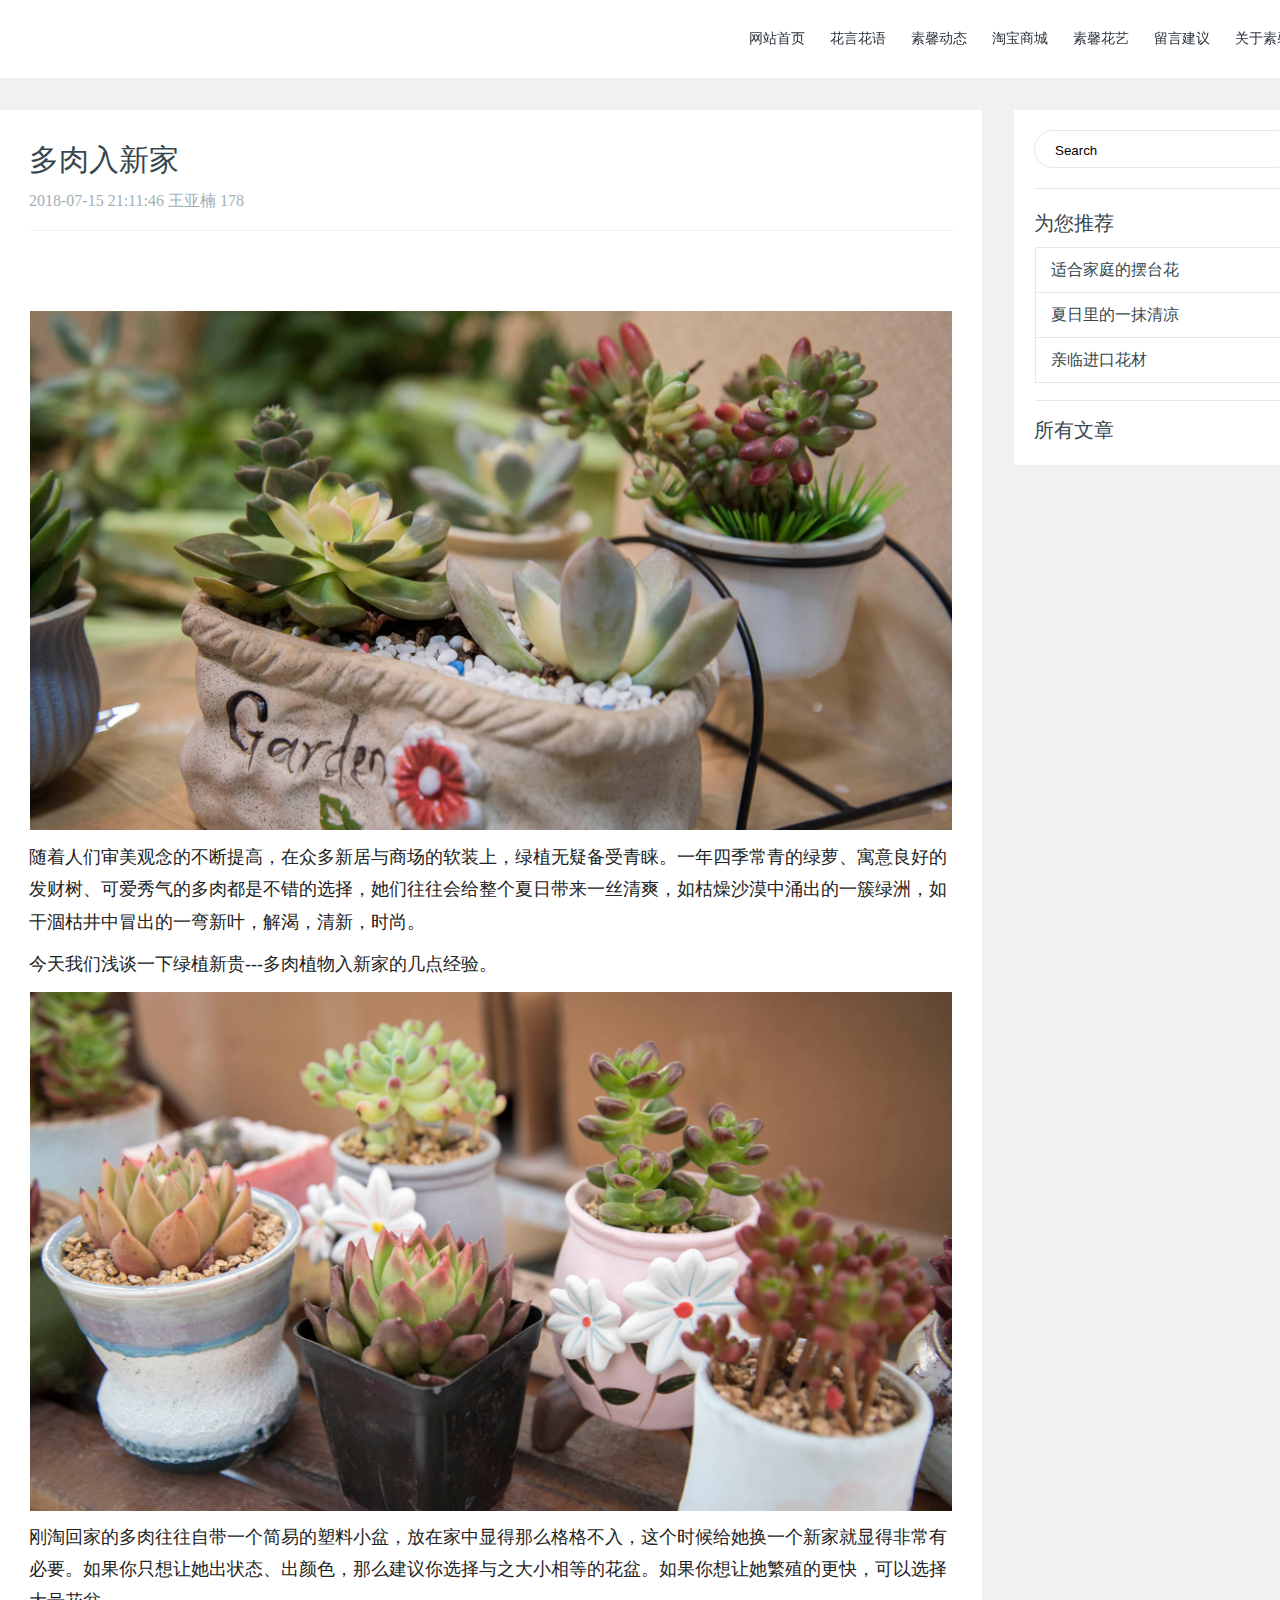
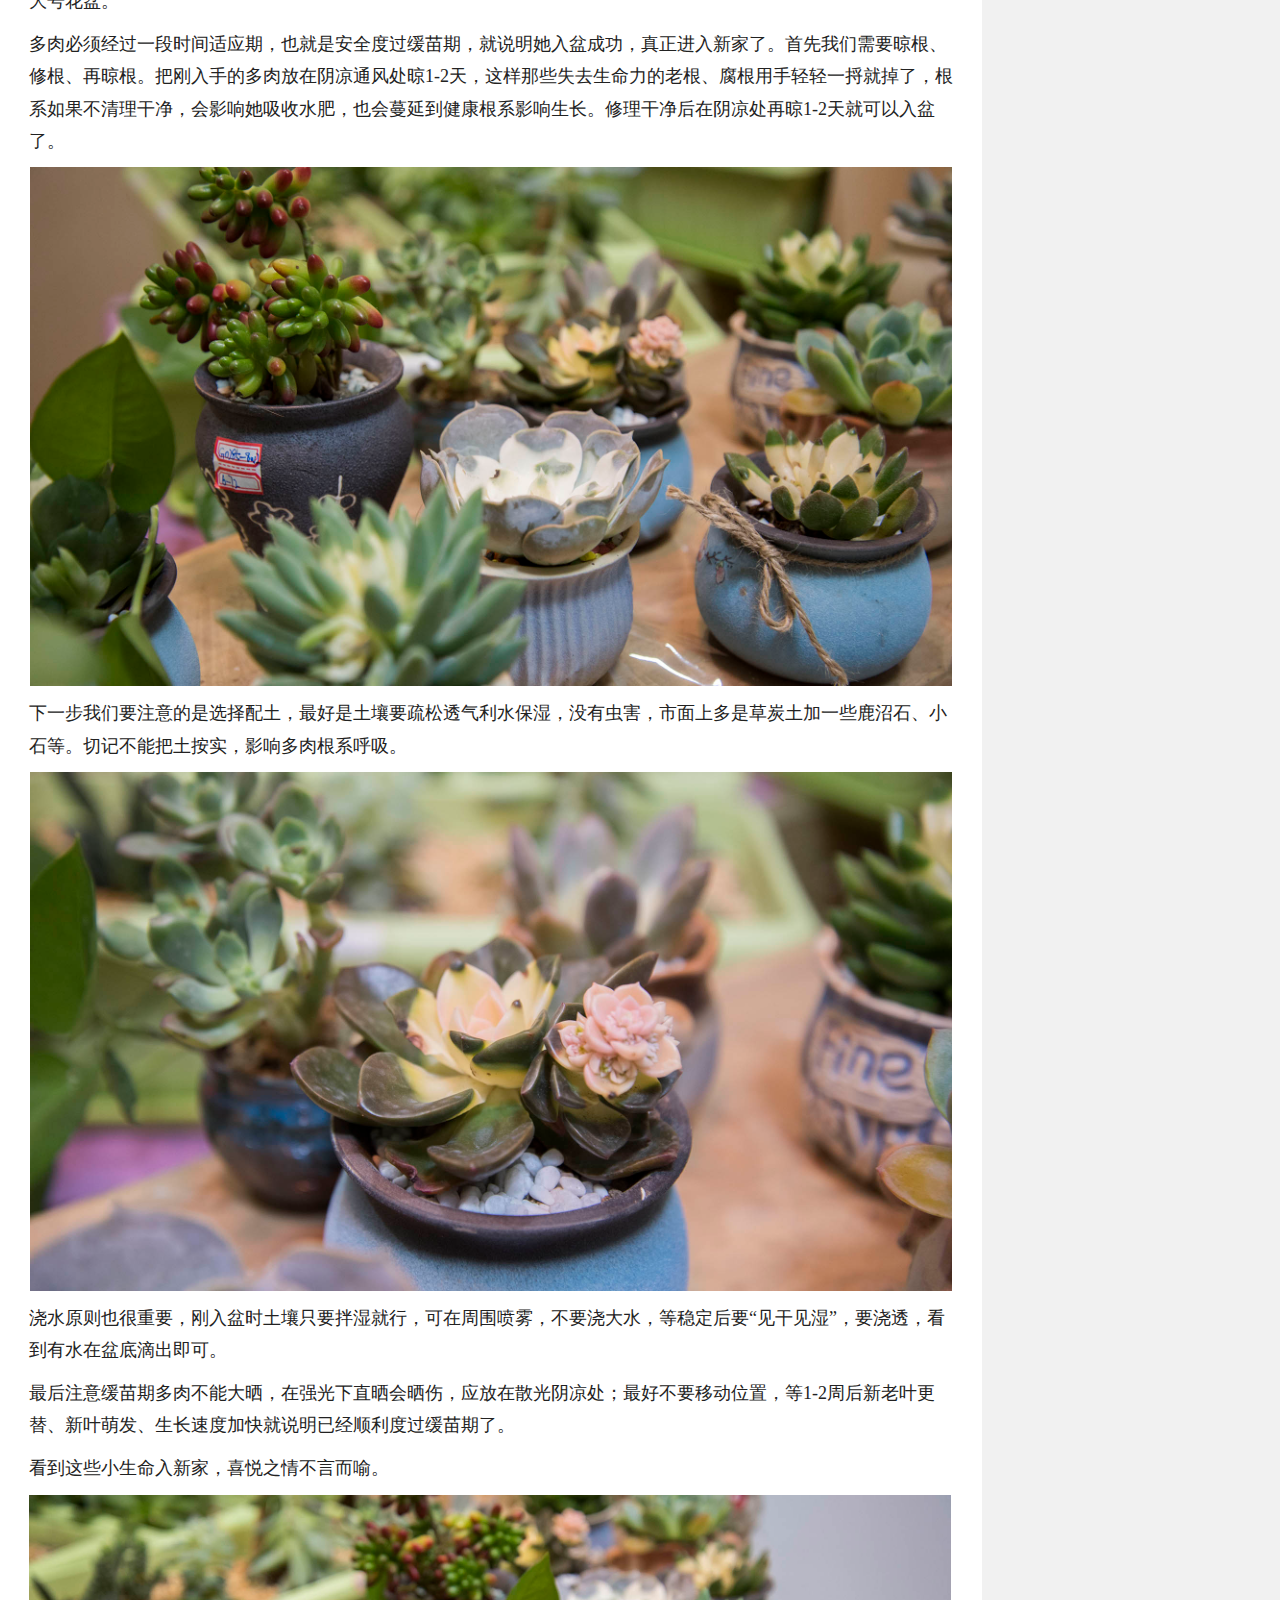
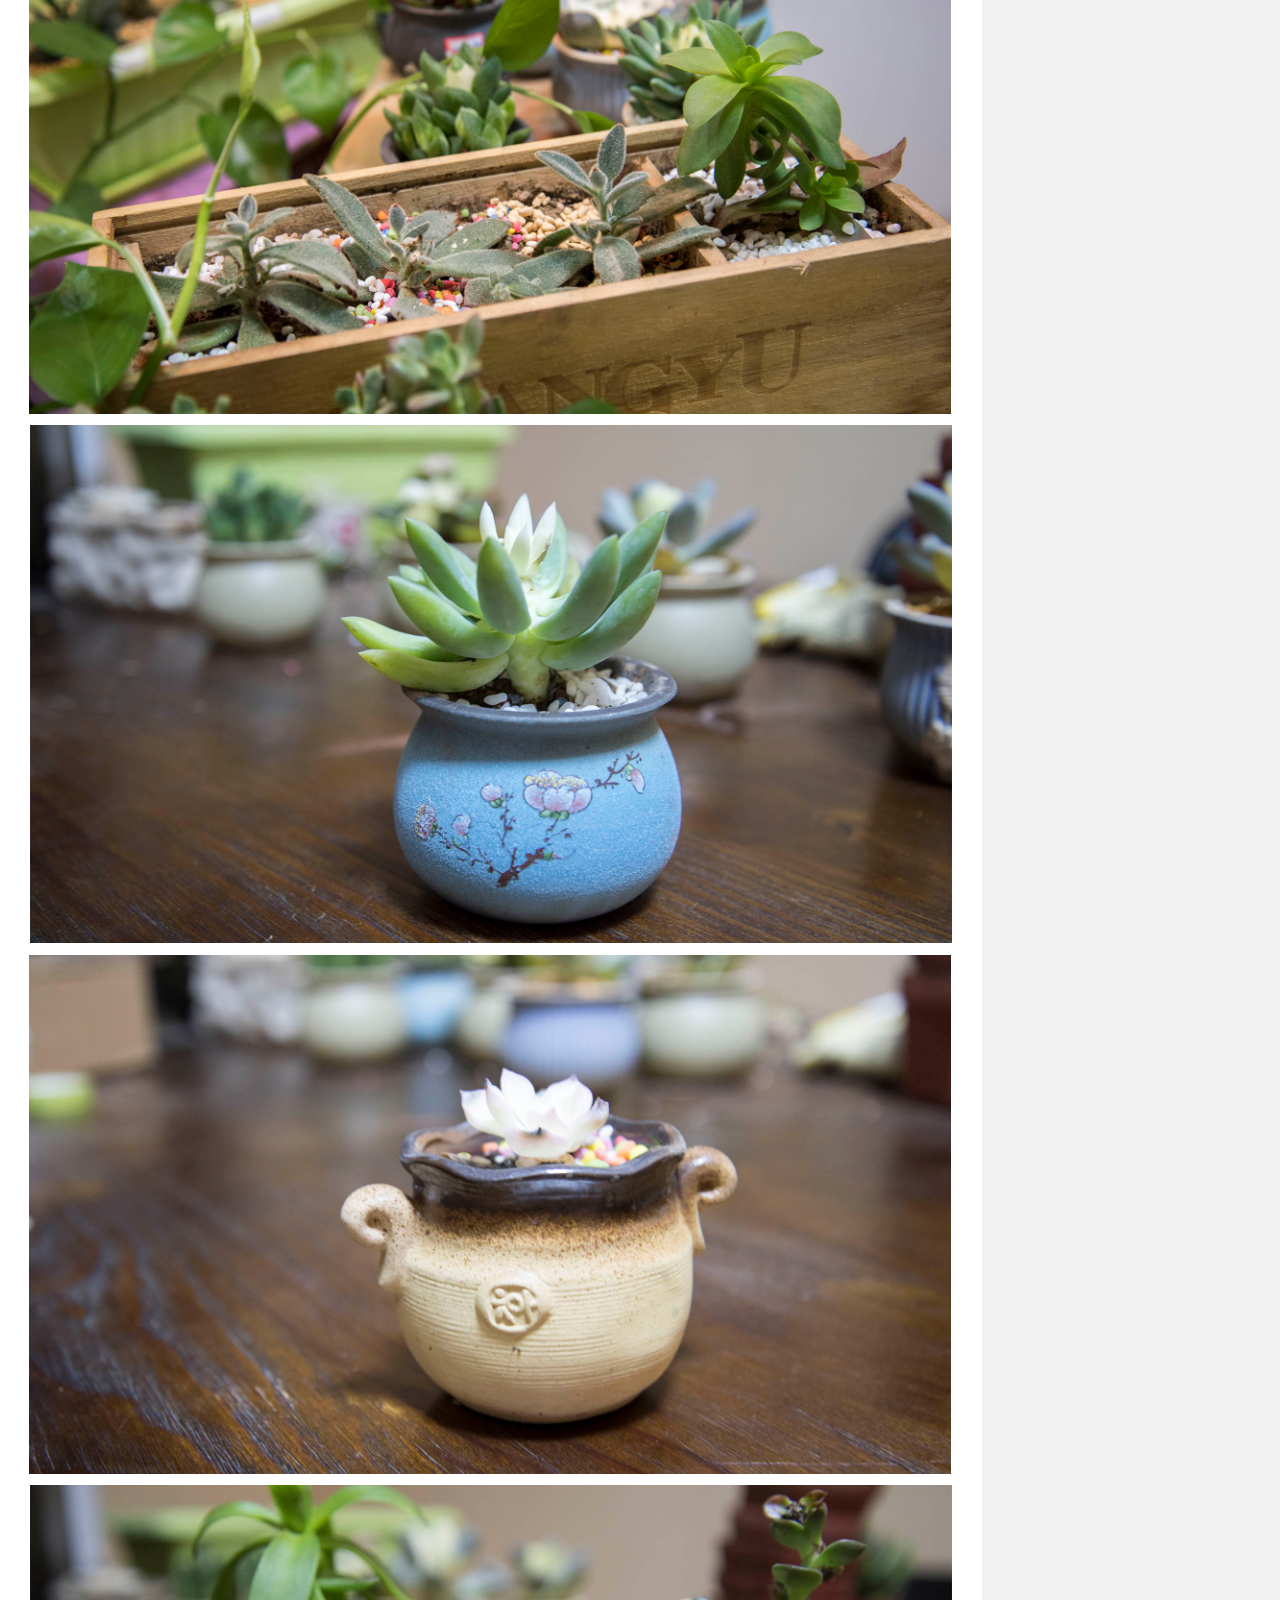
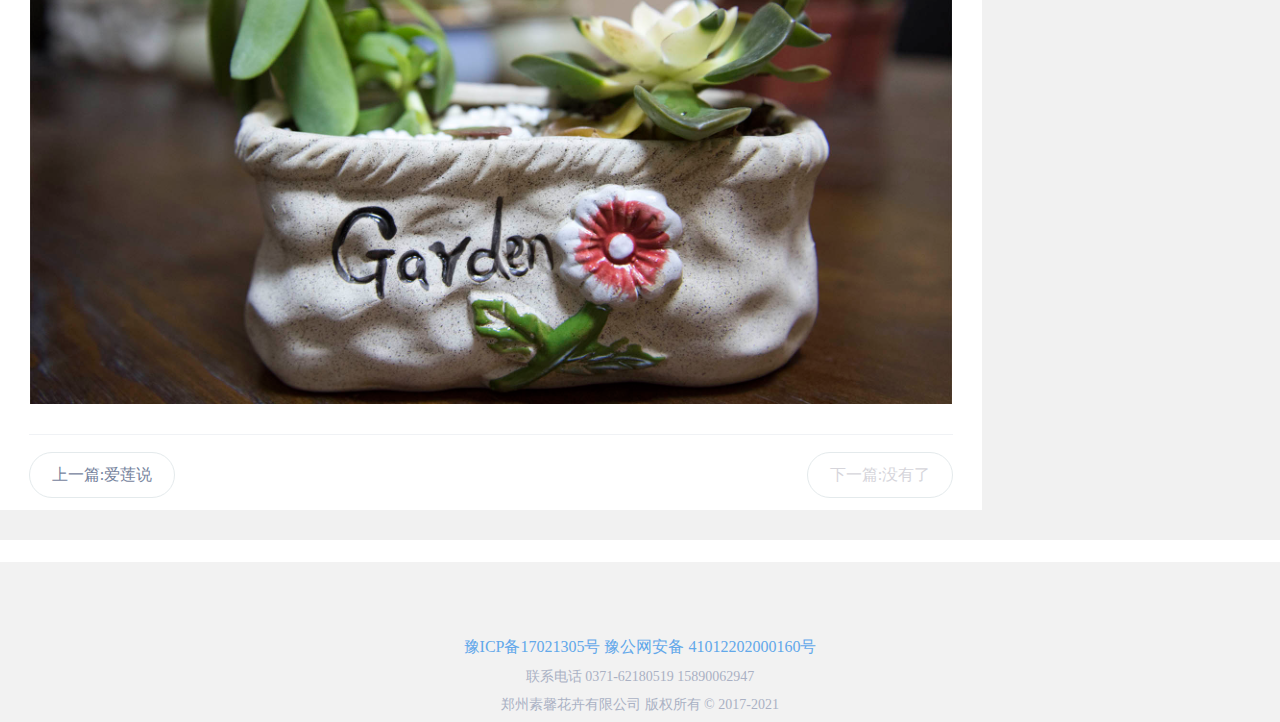
<file: 素馨花卉/多肉入新家.html>
<!DOCTYPE html>
<html>
<meta charset="UTF-8">
<head>
	<title>多肉入新家</title>
	<link rel="stylesheet" href="css/多肉入新家.css ">
	<link rel="stylesheet"  href="http://at.alicdn.com/t/font_800961_y6yxdc1llkl.css">
</head>
<body>
	<div class="top">
		<div class="top-inner">
			<div class="tib">
				<a href="网站首页.html " class="tiba">网站首页</a>
				<a href="花言花语.html " class="tiba">花言花语</a>
				<a href="#" class="tiba">素馨动态</a>
				<a href="#" class="tiba">淘宝商城</a>
				<a href="#" class="tiba">素馨花艺</a>
				<a href="留言建议.html " class="tiba">留言建议</a>
				<a href="关于素馨.html " class="tibb">关于素馨</a>
			</div>
		</div>
	</div>
	<div class="body">
		<div class="zt">
			<div class="text">
				<div class="text-inner">
					<div class="wz">
                         <div class="wz1">多肉入新家</div>
						<div class="wz2">2018-07-15 21:11:46 王亚楠 <i class="iconfont icon-yanjing"></i> 178</div>
					</div>
					<div class="tp"></div>
					<div class="wtp">
						<p>随着人们审美观念的不断提高，在众多新居与商场的软装上，绿植无疑备受青睐。一年四季常青的绿萝、寓意良好的发财树、可爱秀气的多肉都是不错的选择，她们往往会给整个夏日带来一丝清爽，如枯燥沙漠中涌出的一簇绿洲，如干涸枯井中冒出的一弯新叶，解渴，清新，时尚。</p>
						<p>今天我们浅谈一下绿植新贵---多肉植物入新家的几点经验。</p>
					</div>
					<div class="tp1"></div>
					<div class="wtp">
						<p>刚淘回家的多肉往往自带一个简易的塑料小盆，放在家中显得那么格格不入，这个时候给她换一个新家就显得非常有必要。如果你只想让她出状态、出颜色，那么建议你选择与之大小相等的花盆。如果你想让她繁殖的更快，可以选择大号花盆。</p>
						<p>多肉必须经过一段时间适应期，也就是安全度过缓苗期，就说明她入盆成功，真正进入新家了。首先我们需要晾根、修根、再晾根。把刚入手的多肉放在阴凉通风处晾1-2天，这样那些失去生命力的老根、腐根用手轻轻一捋就掉了，根系如果不清理干净，会影响她吸收水肥，也会蔓延到健康根系影响生长。修理干净后在阴凉处再晾1-2天就可以入盆了。</p>
					</div>
					<div class="tp2"></div>
					<div class="wtp">
						<p>下一步我们要注意的是选择配土，最好是土壤要疏松透气利水保湿，没有虫害，市面上多是草炭土加一些鹿沼石、小石等。切记不能把土按实，影响多肉根系呼吸。</p>
					</div>
					<div class="tp3"></div>
					<div class="wtp">
						<p>浇水原则也很重要，刚入盆时土壤只要拌湿就行，可在周围喷雾，不要浇大水，等稳定后要“见干见湿”，要浇透，看到有水在盆底滴出即可。</p>
						<p>最后注意缓苗期多肉不能大晒，在强光下直晒会晒伤，应放在散光阴凉处；最好不要移动位置，等1-2周后新老叶更替、新叶萌发、生长速度加快就说明已经顺利度过缓苗期了。</p>
						<p>看到这些小生命入新家，喜悦之情不言而喻。</p>
					</div>
					<div class="tp4"></div>
					<div class="tp5"></div>
					<div class="tp6"></div>
					<div class="tp7"></div>
					<div class="bt">
						<a href="#" class="bt1">上一篇:爱莲说</a>
						<div class="bt2">下一篇:没有了</div>
					</div>
				</div>
			</div>
			<div class="text1">
				<div class="b1">
    				<div class="b2">
    					<input type="text" name="" value="Search">
    					<a href="#" class="iconfont icon-sousuo"></a>
    				</div>
    			</div>
    			<div class="b3">为您推荐</div>
    			<div class="b4">
    				<a href="#">适合家庭的摆台花</a>
    				<a href="#">夏日里的一抹清凉</a>
    				<a href="#">亲临进口花材</a>
    			</div>
    			<a href="#" class="b5">所有文章</a>
			</div>
		</div>
	</div>
	<div class="kj"></div>
	<div class="footer">
    	<div class="f1">
    		<a href="#" class="iconfont icon-wei_xing"></a>
    		<a href="#" class="iconfont icon-qq"></a>
    		<a href="#" class="iconfont icon-youxiang"></a>
    	</div>
    	<div class="f2">
    		<a href="#">豫ICP备17021305号</a>
    		<a href="#">豫公网安备 41012202000160号</a>
    	</div>
    	<div class="f3">联系电话 0371-62180519 15890062947</div>
    	<div class="f3">郑州素馨花卉有限公司 版权所有 © 2017-2021</div>
    </div>
</body>
</file>
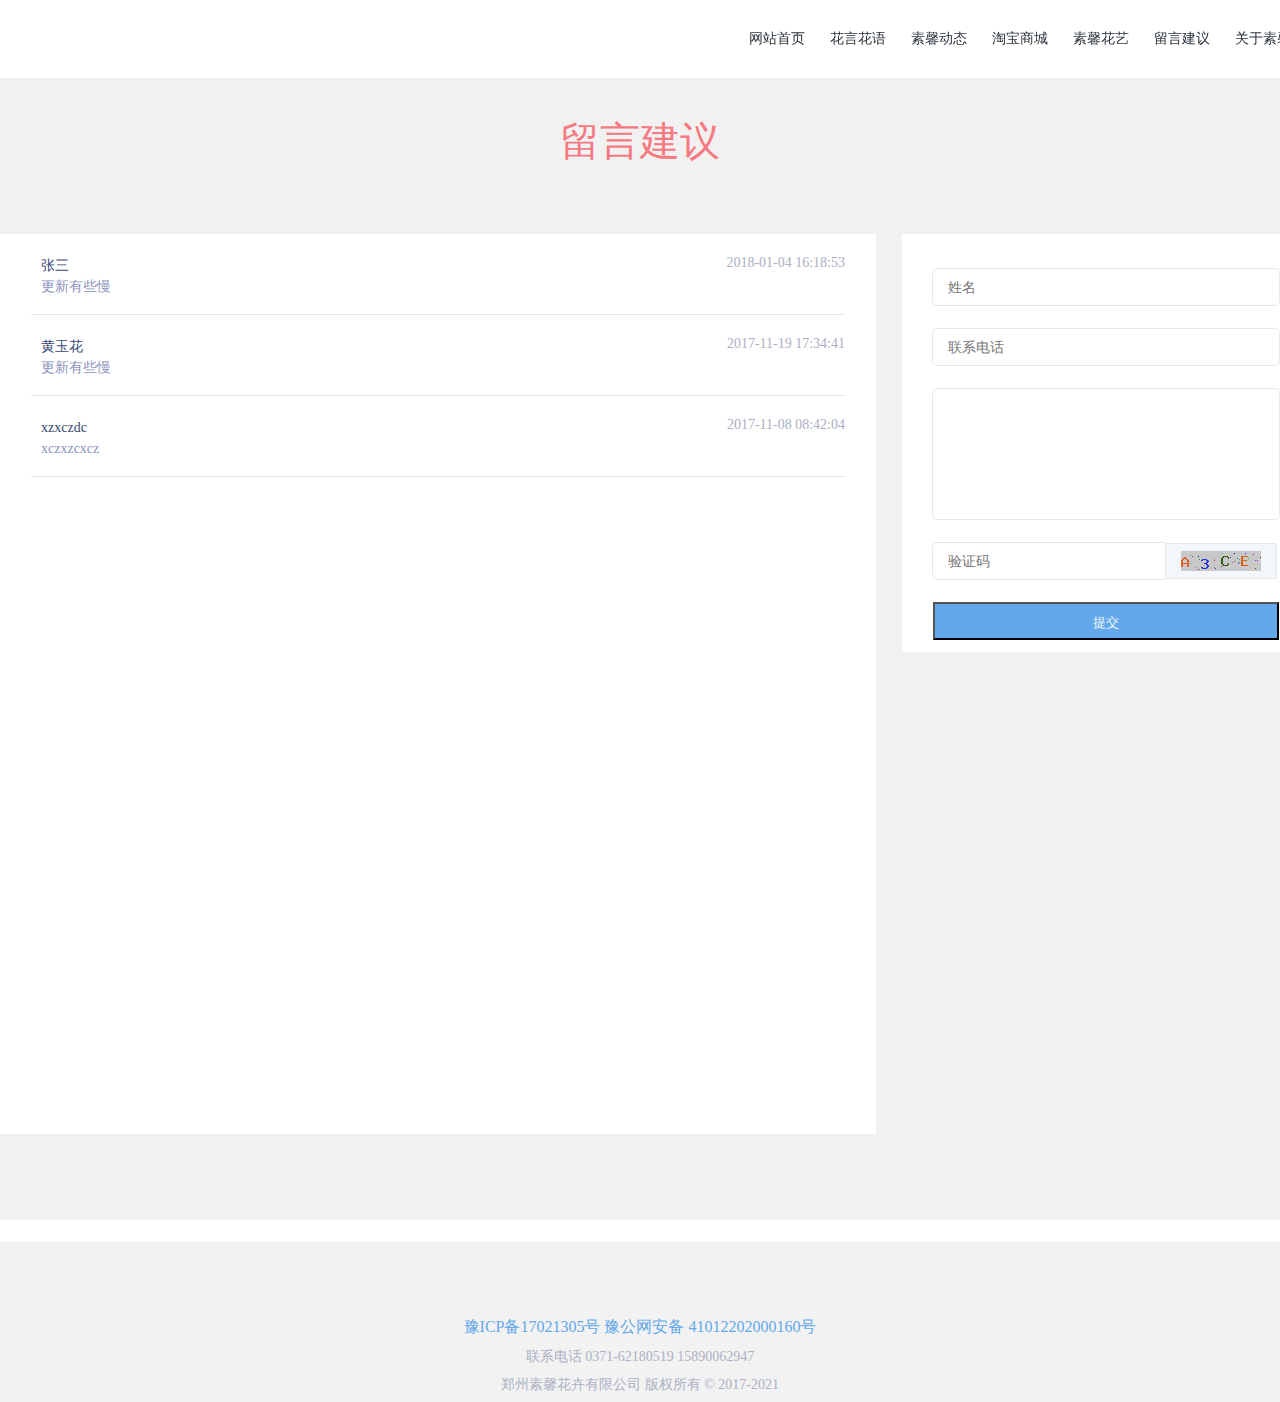
<file: 素馨花卉/留言建议.html>
<!DOCTYPE html>
<html>
<meta charset="UTF-8">
<head>
	<title>留言建议</title>
	<link rel="stylesheet" type="text/css" href="css/留言建议.css">
	<link rel="stylesheet"  href="http://at.alicdn.com/t/font_800961_ff5ht9wzc7.css">
</head>
<body>
	<div class="top">
		<div class="top-inner">
			<div class="tib">
				<a href="网站首页.html " class="tiba">网站首页</a>
				<a href="花言花语.html " class="tiba">花言花语</a>
				<a href="多肉入新家.html " class="tiba">素馨动态</a>
				<a href="#" class="tiba">淘宝商城</a>
				<a href="#" class="tiba">素馨花艺</a>
				<a href="#" class="tiba">留言建议</a>
				<a href="关于素馨.html" class="tibb">关于素馨</a>
			</div>
		</div>
	</div>
    <div class="body">
    	<div class="wz">留言建议</div>
    	<div class="zt">
    		<div class="text">
    			<div class="text-inner">
    				<div class="ti1">
    					<div class="c1">
    						<i class="iconfont icon-lianxiren"></i>
    						<div>
    							<p>张三</p>
                            	<p>更新有些慢</p>
                            </div>
    					</div>
    					<div class="c2">2018-01-04 16:18:53</div>
    				</div>
    				<div class="ti1">
    					<div class="c1">
    						<i class="iconfont icon-lianxiren"></i>
    						<div>
    							<p>黄玉花</p>
                            	<p>更新有些慢</p>
                            </div>
    					</div>
    					<div class="c2">2017-11-19 17:34:41</div>
    				</div>
    				<div class="ti1">
    					<div class="c1">
    						<i class="iconfont icon-lianxiren"></i>
    						<div>
    							<p>xzxczdc</p>
                            	<p>xczxzcxcz</p>
                            </div>
    					</div>
    					<div class="c2">2017-11-08 08:42:04</div>
    				</div>

    				<!--<a href="#" class="ti2">-->
    					<!--<i class="iconfont icon-arrow-down"></i>加载更多-->
    				<!--</a>-->
    			</div> 
    		</div>
    		<div class="text1">
    			<input type="text" name="" placeholder ="姓名"  >
    			<input type="text" name=""  placeholder ="联系电话"  >
    			<textarea rows="10" cols="30" placeholder="您的建议"  >	</textarea>
    			<div class="b">
    				<input type="text" name=""   placeholder ="验证码">
    				<img src="./img/37.png">
    			</div>
    			<button>提交</button>

    		</div>
    	</div>
    </div>
    <div class="kj"></div>
    <div class="footer">
    	<div class="f1">
    		<a href="#" class="iconfont icon-wei_xing"></a>
    		<a href="#" class="iconfont icon-qq"></a>
    		<a href="#" class="iconfont icon-youxiang"></a>
    	</div>
    	<div class="f2">
    		<a href="#">豫ICP备17021305号</a>
    		<a href="#">豫公网安备 41012202000160号</a>
    	</div>
    	<div class="f3">联系电话 0371-62180519 15890062947</div>
    	<div class="f3">郑州素馨花卉有限公司 版权所有 © 2017-2021</div>
    </div>
</body>
</html>
<script src="js/留言.js "></script>
</file>
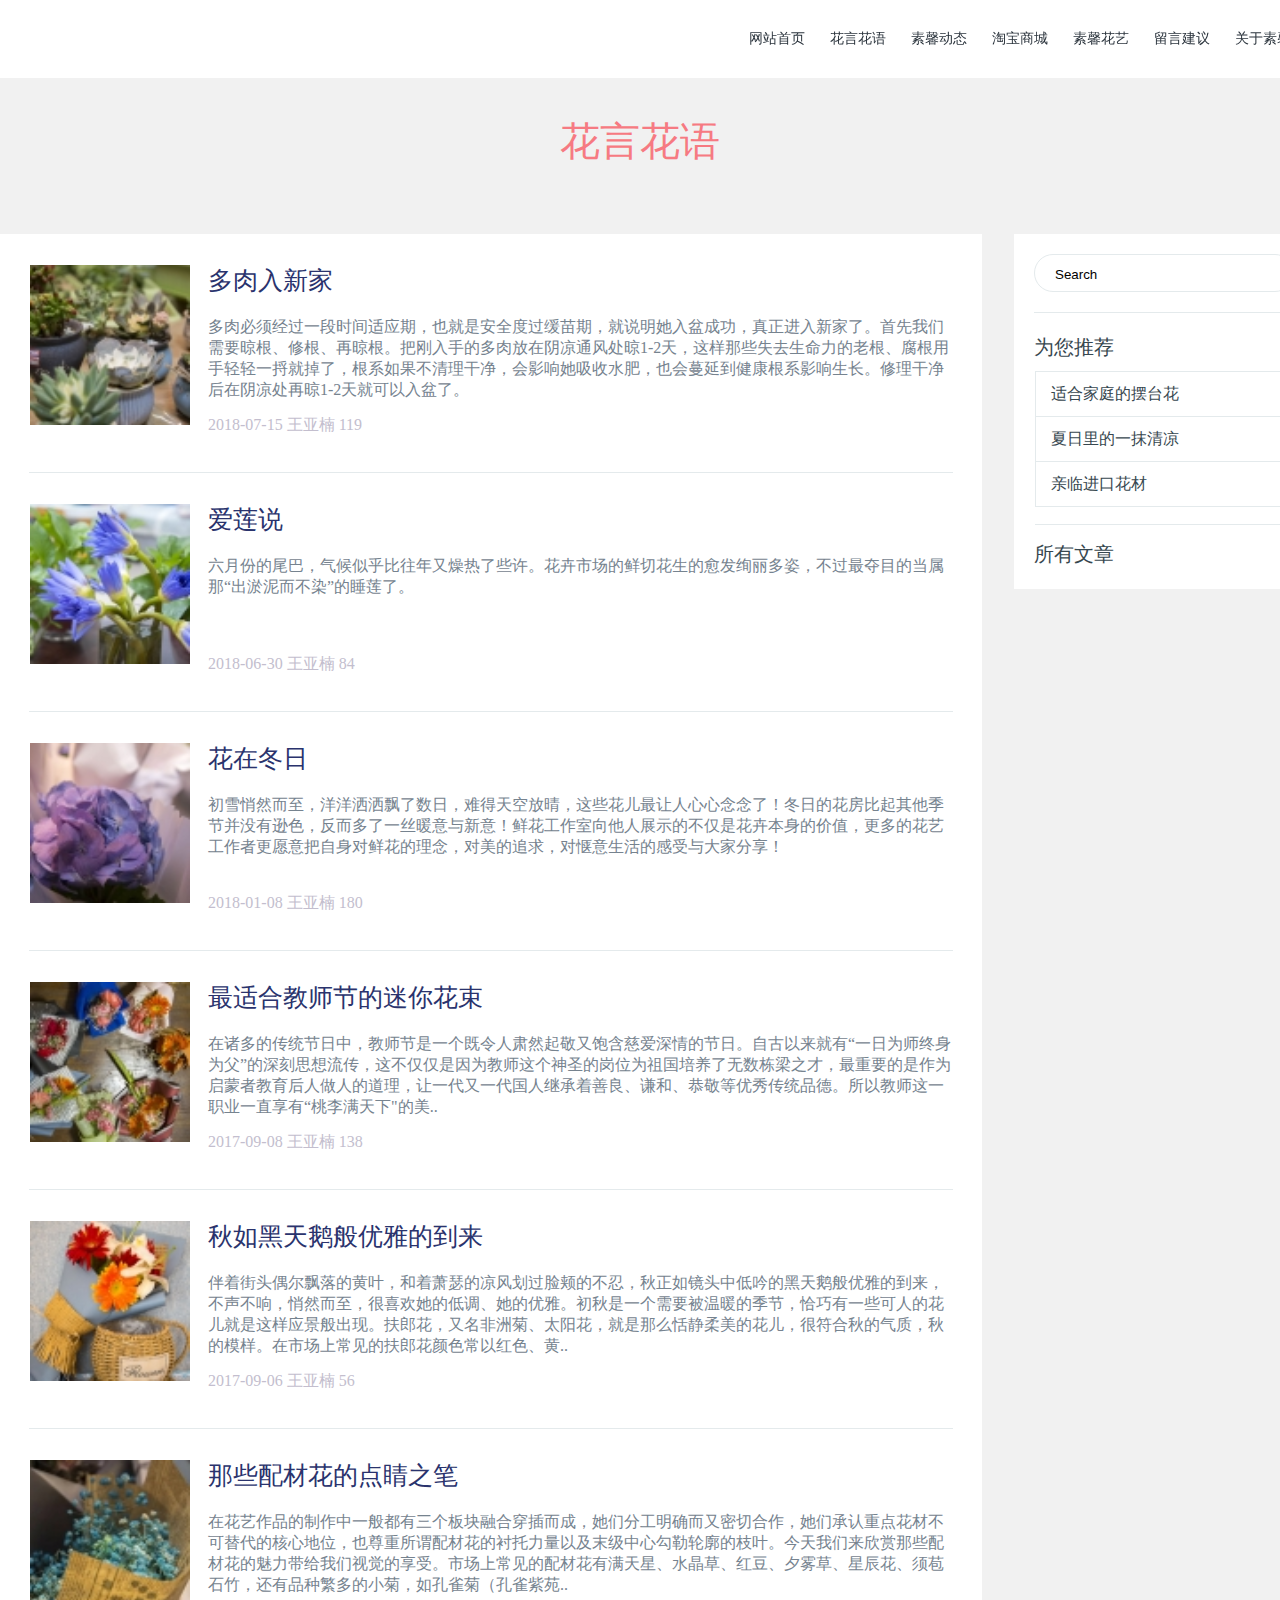
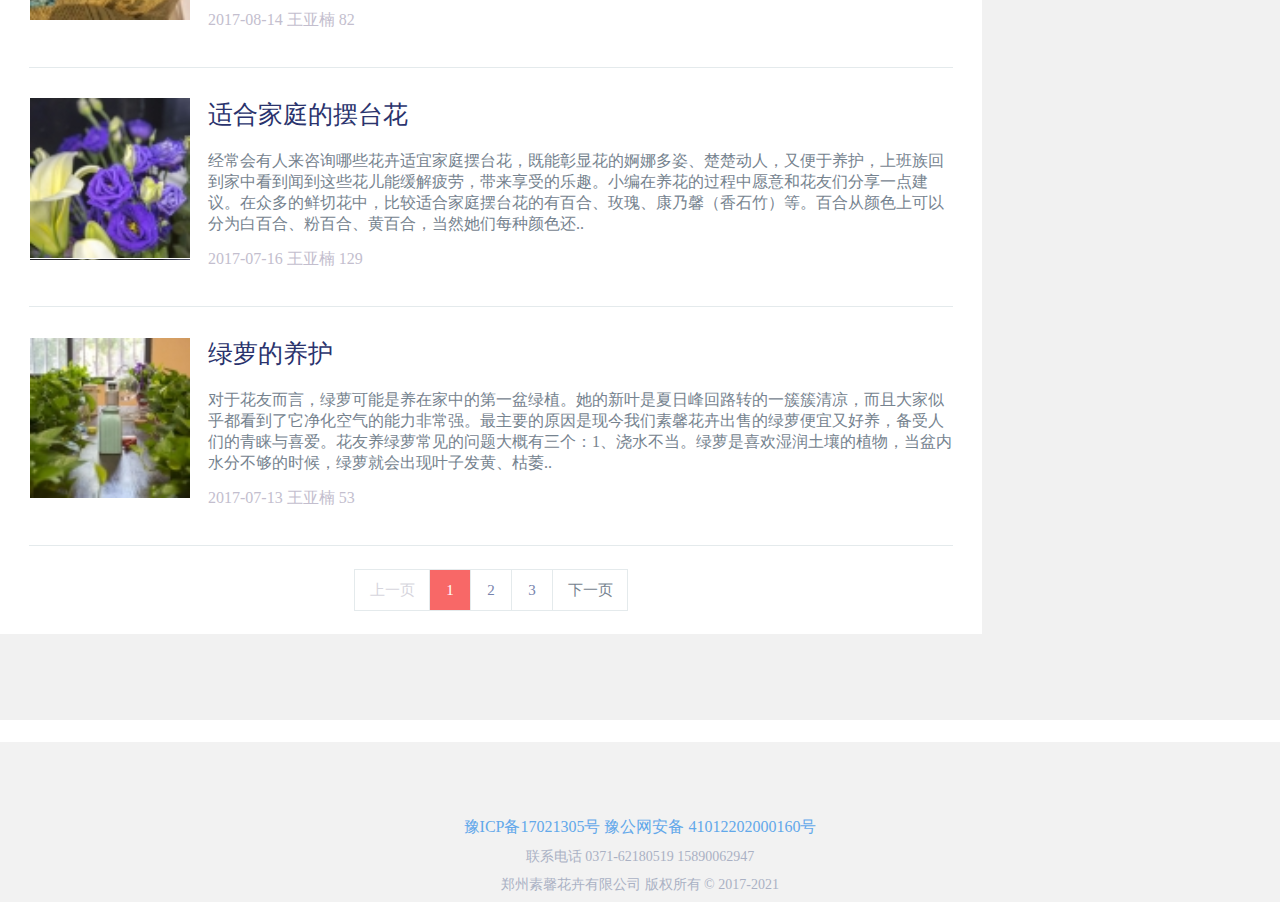
<file: 素馨花卉/花言花语.html>
<!DOCTYPE html>
<html>
<meta charset="UTF-8">
<head>
	<title>花言花语</title>
	<link rel="stylesheet" type="text/css" href="css/花言花语.css">
	<link rel="stylesheet"  href="http://at.alicdn.com/t/font_800961_ff5ht9wzc7.css">
</head>
<body>
	<div class="top">
		<div class="top-inner">
			<div class="tib">
				<a href="网站首页.html " class="tiba">网站首页</a>
				<a href="#" class="tiba">花言花语</a>
				<a href="多肉入新家.html " class="tiba">素馨动态</a>
				<a href="#" class="tiba">淘宝商城</a>
				<a href="#" class="tiba">素馨花艺</a>
				<a href="留言建议.html " class="tiba">留言建议</a>
				<a href="关于素馨.html" class="tibb">关于素馨</a>
			</div>
		</div>
	</div>
    <div class="body">
    	<div class="wz">花言花语</div>
    	<div class="zt">
    		<div class="text">
    			<div class="ti1">
    				<a href="#" class="p1"></a>
    				<div class="t1">
    					<a  href="#"class="t11">多肉入新家</a>
    					<div class="t12">多肉必须经过一段时间适应期，也就是安全度过缓苗期，就说明她入盆成功，真正进入新家了。首先我们需要晾根、修根、再晾根。把刚入手的多肉放在阴凉通风处晾1-2天，这样那些失去生命力的老根、腐根用手轻轻一捋就掉了，根系如果不清理干净，会影响她吸收水肥，也会蔓延到健康根系影响生长。修理干净后在阴凉处再晾1-2天就可以入盆了。</div>
    					<div class="t13">2018-07-15  王亚楠  <i class="iconfont icon-yanjing"></i> 119</div>
    				</div>
    			</div>
    			<div class="ti1">
    				<a href="#" class="p2"></a>
    				<div class="t1">
    					<a  href="#"class="t11">	爱莲说</a>
    					<div class="t12">
						六月份的尾巴，气候似乎比往年又燥热了些许。花卉市场的鲜切花生的愈发绚丽多姿，不过最夺目的当属那“出淤泥而不染”的睡莲了。</div>
    					<div class="t13">2018-06-30 王亚楠 <i class="iconfont icon-yanjing"></i> 84   </div>
    				</div>
    			</div>
    			<div class="ti1">
    				<a href="#" class="p3"></a>
    				<div class="t1">
    					<a  href="#"class="t11">	花在冬日</a>
    					<div class="t12">
						初雪悄然而至，洋洋洒洒飘了数日，难得天空放晴，这些花儿最让人心心念念了！冬日的花房比起其他季节并没有逊色，反而多了一丝暖意与新意！鲜花工作室向他人展示的不仅是花卉本身的价值，更多的花艺工作者更愿意把自身对鲜花的理念，对美的追求，对惬意生活的感受与大家分享！</div>
    					<div class="t13">2018-01-08 王亚楠 <i class="iconfont icon-yanjing"></i> 180     </div>
    				</div>
    			</div>
    			<div class="ti1">
    				<a href="#" class="p4"></a>
    				<div class="t1">
    					<a  href="#"class="t11">最适合教师节的迷你花束</a>
    					<div class="t12">
						在诸多的传统节日中，教师节是一个既令人肃然起敬又饱含慈爱深情的节日。自古以来就有“一日为师终身为父”的深刻思想流传，这不仅仅是因为教师这个神圣的岗位为祖国培养了无数栋梁之才，最重要的是作为启蒙者教育后人做人的道理，让一代又一代国人继承着善良、谦和、恭敬等优秀传统品德。所以教师这一职业一直享有“桃李满天下"的美..</div>
    					<div class="t13">2017-09-08 王亚楠 <i class="iconfont icon-yanjing"></i> 138     </div>
    				</div>
    			</div>
    			<div class="ti1">
    				<a href="#" class="p5"></a>
    				<div class="t1">
    					<a  href="#"class="t11">秋如黑天鹅般优雅的到来</a>
    					<div class="t12">
						伴着街头偶尔飘落的黄叶，和着萧瑟的凉风划过脸颊的不忍，秋正如镜头中低吟的黑天鹅般优雅的到来，不声不响，悄然而至，很喜欢她的低调、她的优雅。初秋是一个需要被温暖的季节，恰巧有一些可人的花儿就是这样应景般出现。扶郎花，又名非洲菊、太阳花，就是那么恬静柔美的花儿，很符合秋的气质，秋的模样。在市场上常见的扶郎花颜色常以红色、黄..</div>
    					<div class="t13">2017-09-06 王亚楠 <i class="iconfont icon-yanjing"></i> 56     </div>
    				</div>
    			</div>
    			<div class="ti1">
    				<a href="#" class="p6"></a>
    				<div class="t1">
    					<a  href="#"class="t11">那些配材花的点睛之笔</a>
    					<div class="t12">
						在花艺作品的制作中一般都有三个板块融合穿插而成，她们分工明确而又密切合作，她们承认重点花材不可替代的核心地位，也尊重所谓配材花的衬托力量以及末级中心勾勒轮廓的枝叶。今天我们来欣赏那些配材花的魅力带给我们视觉的享受。市场上常见的配材花有满天星、水晶草、红豆、夕雾草、星辰花、须苞石竹，还有品种繁多的小菊，如孔雀菊（孔雀紫苑..</div>
    					<div class="t13">2017-08-14 王亚楠 <i class="iconfont icon-yanjing"></i> 82     </div>
    				</div>
    			</div>
    			<div class="ti1">
    				<a href="#" class="p7"></a>
    				<div class="t1">
    					<a  href="#"class="t11">适合家庭的摆台花</a>
    					<div class="t12">
						经常会有人来咨询哪些花卉适宜家庭摆台花，既能彰显花的婀娜多姿、楚楚动人，又便于养护，上班族回到家中看到闻到这些花儿能缓解疲劳，带来享受的乐趣。小编在养花的过程中愿意和花友们分享一点建议。在众多的鲜切花中，比较适合家庭摆台花的有百合、玫瑰、康乃馨（香石竹）等。百合从颜色上可以分为白百合、粉百合、黄百合，当然她们每种颜色还..</div>
    					<div class="t13">2017-07-16 王亚楠 <i class="iconfont icon-yanjing"></i> 129     </div>
    				</div>
    			</div>
    			<div class="ti1">
    				<a href="#" class="p8"></a>
    				<div class="t1">
    					<a  href="#"class="t11">绿萝的养护</a>
    					<div class="t12">
						对于花友而言，绿萝可能是养在家中的第一盆绿植。她的新叶是夏日峰回路转的一簇簇清凉，而且大家似乎都看到了它净化空气的能力非常强。最主要的原因是现今我们素馨花卉出售的绿萝便宜又好养，备受人们的青睐与喜爱。花友养绿萝常见的问题大概有三个：1、浇水不当。绿萝是喜欢湿润土壤的植物，当盆内水分不够的时候，绿萝就会出现叶子发黄、枯萎..</div>
    					<div class="t13">2017-07-13 王亚楠 <i class="iconfont icon-yanjing"></i> 53    </div>
    				</div>
    			</div>
    			<div class="t2">
    				<div class="t22">
    					<div class="tt1">上一页</div>
    					<div class="tt2">1</div>
    					<a href="#">2</a>
    					<a href="#">3</a>
    					<a href="#">下一页</a>
    				</div>
    			</div>
    		</div>
    		<div class="text1">
    			<div class="b1">
    				<div class="b2">
    					<input type="text" name="" value="Search">
    					<a href="#" class="iconfont icon-sousuo"></a>
    				</div>
    			</div>
    			<div class="b3">为您推荐</div>
    			<div class="b4">
    				<a href="#">适合家庭的摆台花</a>
    				<a href="#">夏日里的一抹清凉</a>
    				<a href="#">亲临进口花材</a>
    			</div>
    			<a href="#" class="b5">所有文章</a>
    		</div>
    	</div>
    	
    </div>
    <div class="kj"></div>
    <div class="footer">
    	<div class="f1">
    		<a href="#" class="iconfont icon-wei_xing"></a>
    		<a href="#" class="iconfont icon-qq"></a>
    		<a href="#" class="iconfont icon-youxiang"></a>
    	</div>
    	<div class="f2">
    		<a href="#">豫ICP备17021305号</a>
    		<a href="#">豫公网安备 41012202000160号</a>
    	</div>
    	<div class="f3">联系电话 0371-62180519 15890062947</div>
    	<div class="f3">郑州素馨花卉有限公司 版权所有 © 2017-2021</div>
    </div>
</body>
</html>
</file>
<file: vivo/css/index.css>
*{
	margin: 0;
	padding: 0;
	box-sizing: border-box;
    list-style: none ;
}
body{
	background: #f7f7f5;
	position:relative;
}
.header{
	width: 100%;
	height:44px ;
	background: #30302f;
	position:absolute;
	top:0;
	left:0;
	z-index: 999;
}
.container{
	width: 1200px;
	height: 100%;
	margin: 0 auto;
	position: relative;
    /* background: pink; */
}
.header .logo{
	width: 100px;
	height: 100%;
	float: left;
}
.caidan{
	width: 675px;
	height: 100%;
	float: left; 
	margin-left: 173px;
}

.header .denglu{
	width: 108px;
	height: 100%;
	float: right;
}

.header .container .caidan a{
	text-decoration: none;
	font-size: 15px;
	color: white;
	margin-right: 38px;
	line-height: 44px;
	position:relative;
}
.header .container .caidan a:hover{
	color: #aaaaaa;
}
.header .container .caidan .list1{
	margin-right: 0;
}
.header .container .denglu img{
        float: left;
}
.header .container .denglu .img1{
        margin-right: 63px;
}
.vivo{
	width:100%;
	height:190px;
	background:rgba(26,26,26,0.9);
	position:absolute;
	top:14px;
	left:0;
	z-index:-1;

	display:none;
}
.list-1{
	width:170px;
	height:190px;
	background:rgba(26,26,26,0);
	/*float:left;*/
	position:absolute;
	top:0;
	left:0;
	padding-top:35px;
	border-left:1px solid  rgba(255,255,255,.2);

}
.vivo .list-1:nth-child(1) {
	margin-left:402px;
	display:none;
}
.vivo .list-1:nth-child(2) {
	margin-left:503px;
	display:none;
}
.vivo .list-1:nth-child(3) {
	margin-left:583px;
	display:none;
}


.link {
	font-size:12px;
	font-weight: 400;
	color:#fff;
	padding-bottom:9px;
	padding-left:5px;
}


/* title购物 */

.title .container img{
	margin: 69px 0 0 395px;

}
.shop{
	width: 100%;
	height: 60px;
}
.shop .container  a{
	text-decoration: none;
	color: #6c7880;

}
.shop .container .center{
	width: 431px;
	height: 100%;
	margin: 0 auto;
	float: left;
	margin-left: 413px;
	line-height: 60px;

}
.shop .container .center a{
	margin-right: 36px;
	font-size: 13px;
}
.shop .container .center .shop-list1{
	margin-right: 0;
}
.shop .container .right{
	width: 191px;
	height: 100%;
	line-height: 60px;
	float: right;
	color: #4c4c4c;
	font-size: 14px;
}

.shop .container .right .shop-list2{
	margin-right: 30px;
}
/* banner图 */
.banner{
	width: 100%;
	height: 451px;
}
.banner .container img{
	width: 100%;
	height: 100%;
	position:absolute;
	top:0;
	left:0;
    opacity:0;
}
.banner .container .hezi{
	width: 251px;
	height: 6px;
	position: absolute;
	bottom: 15px;
	left: 474.5px;
}
.banner .container .hezi .box5{
	width: 42px;
	height: 2px;
	background: #b5bdc6;
	float: left;
	margin-right: 10px;
	margin-top: 4px;
}
.banner .container .hezi .active{
     margin-top: 0;
    height: 6px;
    background: white;
}

.banner .container .hezi .box6{
	margin-right: 0;
}


/* 配件介绍 */
.first{
	width: 100%;
	height: 141px;
	margin-top: 10px;
}
.first .container img{
	width: 294px;
	height: 100%;
	margin-right: 3px;
}
.first .container img:hover{
	box-shadow: 1px  1px  20px  1px rgba(0,0,0,0.2);
	transform:translateY(-4px);
	transition:all 0.3s linear;
}
.first .container .first-img4{
	margin-right: 0px;
}
/* 旗舰精品 */
.picture{
	width: 100%;
	height: 561px;
	margin-top: 44px;
}
.picture .container .timu{
	width: 100%;
	height: 29px;
	margin-bottom: 20px;
}
.picture .container .timu p{
	font-size: 25px;
	font-weight: bold;
	
	float: left;
	margin-left: 551px;
	
}
.picture .container .timu .s1{
    float: right;
    font-size: 15px;
    text-decoration: none;
}
.picture .container .timu .s1:hover{
	color:#f51919;
}
.picture .container .jingpin-box{
	width: 100%;
	height: 512px;

}
.picture .container .jingpin-box .box1{
	width: 394px;
	height: 100%;
	float: right;
	margin-right: 9px;
	background: #ffffff;
    position:relative;
}
.picture .container .jingpin-box .box1:hover{
	box-shadow: 1px  1px  20px  1px rgba(0,0,0,0.2);
	transform:translateY(-4px);
	transition:all 0.3s linear;
}
.picture .container .jingpin-box .box2{
	margin-right: 0;
}
.picture .container .jingpin-box .box1 img{
	width: 266px;
	height: 253px;
	margin-left: 66px;
	margin-top: 47px;
}
.picture .container .jingpin-box .box1 h1{
	margin-top: 23px ;
	font-weight: normal;
	color: #333333;
	text-align: center;
	font-size: 17px;
}
.picture .container .jingpin-box .box1 h3{
	text-align: center;
	font-weight: normal;
	margin-top: 18px;
	font-size: 13px;
}
.picture .container .jingpin-box .box1 h5{
	text-align: center;
	font-weight: normal;
	color: #f51919;
	margin-top:40px ;
	font-size: 12px;
}
.detail{
    width:394px;
    height:220px;
    background:#fff;
    position:absolute;
    left:0;
    bottom:0;
    padding-top:38px;
    display:none;

}
.color-list li{
    width:28px;
    height:28px;
    background:red;
    float:left;
    margin-right:16px;
    border-radius: 50%;


}
.color-list li:nth-child(1) {
    background:#890678;
    margin-left:130px;
}
.color-list li:nth-child(2) {
    background:#091545;
}
.color-list li:nth-child(3) {
    background:#e10e14;
}
.prompt{
    display:block;
    width:160px;
    height:21px;
    font-size:14px;
    color:#333;
    margin-top:19px;
    margin-left:75px;
    float:left;


}
.pro-price {
    display:block;
    width:63px;
    height:21px;
    font-size:14px;
    color:#f51919;
    margin-top:19px;
    margin-left:5px;
    float:left;
}
.ltn{
    width:102px;
    height:30px;
    border:1px solid  #e6e6e6;
    border-radius: 15px;
    color:gray;
    font-size:12px;
    text-align: center ;
    line-height: 30px;
    margin-top:45px;
    margin-left:54px;
    float:left;

}
.rtn{
    width:102px;
    height:30px;
    background:#f51919;
    color:#fff;
    font-size:12px;
    text-align: center ;
    line-height: 30px;
    margin-top:45px;
    margin-left:56px;
    float:left;
    border-radius: 15px;

}
/* 精品手机 */
.second{
	width: 100%;
	height: 820px;
	margin-top: 50px;
}
.second .container .timu2{
	width: 100%;
	height: 28px;
	margin-bottom: 22px;
}
.second .container .timu2 .p2{
	font-size: 25px;
	font-weight:bold ;
	margin-left: 551px;
	float: left;
}
.second .container .timu2 .s2{
	float: right;
	font-size: 15px;
	text-decoration: none;
}
.second .container .timu2 .s2:hover{
	color: #f51919;
}
.second .container .jingpin-box2 {
     width: 100%;
     height: 771px;
}
.second .container .jingpin-box2 .box7{
	width: 294px;
	height: 381px;
	float: left;
	margin-right: 8px;
	background: #ffffff;
    position:relative;
}
.second .container .jingpin-box2 .box8{
	width: 596px;
	height: 381px;
}
.second .container .jingpin-box2 .box9{
	margin-right: 0;
}
.second .container .jingpin-box2 .box10{
	margin-bottom: 10px;
}
.second .container .jingpin-box2 .box7 img{
	width: 184px;
	height: 202px;
	margin-left: 53px;
	margin-top: 25px;
}
.second .container .jingpin-box2 .box7 .img1{
	width: 596px;
	height: 381px;
	margin: 0;
}
.second .container .jingpin-box2 .box7:hover{
	box-shadow: 1px  1px  20px  1px rgba(0,0,0,0.2);
	transform:translateY(-4px);
	transition:all 0.3s linear;
}
.second .container .jingpin-box2 .box7 h2{
	text-align: center;
	margin-top: 11px;
	font-weight: normal;
	font-size: 15px;
}
.second .container .jingpin-box2 .box7 h4{
	text-align: center;
	margin-top: 13px;
	font-weight: normal;
	font-size: 13px;
}
.second .container .jingpin-box2 .box7 h5{
	text-align: center;
	margin-top: 35px;
	font-weight: normal;
	color: #f51919;
	font-size: 12px;
}
.again {
    width: 294px;
    height: 153px;
    background: #fff;
    position: absolute;
    left: 0;
    bottom: 0;
    padding-top:28px;
    display:none;

}
.color-list1 li{
    width:28px;
    height:28px;
    background:red;
    float:left;
    margin-right:16px;
    border-radius: 50%;


}
.color-list1 li:nth-child(1) {
    background:#890678;
    margin-left:107px;
}

.color-list1 li:nth-child(2) {
    background:#e10e14;
}
.prompt1{
    display:block;
    width:160px;
    height:21px;
    font-size:14px;
    color:#333;
    margin-top:12px;
    margin-left:42px;
    float:left;


}
.pro-price1 {
    display:block;
    width:63px;
    height:21px;
    font-size:14px;
    color:#f51919;
    margin-top:12px;
    margin-left:5px;
    float:left;
}
.ltn1{
    width:102px;
    height:30px;
    border:1px solid  #e6e6e6;
    border-radius: 15px;
    color:gray;
    font-size:12px;
    text-align: center ;
    line-height: 30px;
    margin-top:13px;
    margin-left:20px;
    float:left;

}
.rtn1{
    width:102px;
    height:30px;
    background:#f51919;
    color:#fff;
    font-size:12px;
    text-align: center ;
    line-height: 30px;
    margin-top:13px;
    margin-left:37px;
    float:left;
    border-radius: 15px;

}




/* 手机配件 */
.third{
	width: 100%;
	height: 820px;
	margin-top: 50px;
}
.third .container .timu3{
	width: 100%;
	height: 28px;
	margin-bottom: 22px;
}
.third .container .timu3 p{
	font-size: 25px;
	font-weight:bold ;
	margin-left: 551px;
	float: left;
}
.third .container .timu3 a{
	text-decoration: none;
	font-size: 15px;
	float: right;
	margin-right: 24px;
	color: #333333;
	margin-top: 4px;
}
.third .container .timu3 a:hover{
	color: #f51919;
}
.third .container .timu3 .a1{
	margin-right: 0;
}
.third .container .peijian-box{
	width: 100%;
	height: 771px;
}
.third .container .peijian-box .box11{
	width: 294px;
	height: 381px;
	background: #ffffff;
	float: left;
	margin-right: 8px;
}
.third .container .peijian-box .box11:hover{
	box-shadow: 1px  1px  20px  1px rgba(0,0,0,0.2);
	transform:translateY(-4px);
	transition:all 0.3s linear;
}
.third .container .peijian-box .box12{
	margin-right: 0;
}
.third .container .peijian-box .box13{
	margin-bottom: 10px;
}
.third .container .peijian-box .box11 img{
	width: 184px;
	height: 202px;
	margin-left: 53px;
	margin-top: 25px;
}
.third .container .peijian-box .box11 h2{
	text-align: center;
	margin-top: 11px;
	font-weight: normal;
	font-size: 15px;
}
.third .container .peijian-box .box11 h4{
	text-align: center;
	margin-top: 13px;
	font-weight: normal;
	font-size: 13px;
}
.third .container .peijian-box .box11 h5{
    text-align: center;
	margin-top: 35px;
	font-weight: normal;
	color: #f51919;
	font-size: 12px;
}
/* 底部导航 */
.bottom{
	width: 100%;
	height: 550px;
	margin-top: 77px;
	background: white;


}
.container1{
	width: 1200px;
	height: 100%;
	margin: 0 auto;
    padding-top: 62px;
}
.bottom .bottom-biaoti{
	width: 100%;
	height: 31px;

}
.bottom .bottom-biaoti p{
	font-size: 17px;
	float: left;
	position:relative;

}
.bottom .bottom-biaoti p i{
	font-size:20px;
	position:absolute;
	top:3px;
	left:-28px;

}
.bottom .bottom-biaoti .p1{
	margin-left: 98px;
}
.bottom .bottom-biaoti .p2{
	margin-left: 195px;
}
.bottom .henggang{
	margin-top: 25px;

}
.bottom .center{
	width: 100%;
	height:331px ;
}
.bottom .container1 .center .left{
	width: 895px;
	height: 100%;
	float: left;
	overflow: hidden;
}
.bottom  .container1 .center .right{
	width: 304px;
	height: 100%;
	background: white;
	float: left;

}
.bottom  .container1 .footer{
	width: 100%;
	height: 100px;
	border-top: 1px solid #f2f2f2;
}
.bottom  .container1 .center .listbox{
	width: 179px;
	height: 100%;
	background: #fff;
	float: left;
	margin-top: 71px;

}
.bottom  .container1 .center .listbox1{
	width: 136px;
	height: 100%;
}
.bottom  .container1 .center .listbox .biaoti{
     font-size: 12px;
     font-weight: bold;

}
.bottom  .container1 .center .listbox a{
	display: block;
	font-size: 11px;
	margin-bottom: 12px;
	color: #333333;
	text-decoration: none;
}
.bottom  .container1 .center .listbox a:hover{
	color:#6bc7f2;
}
.bottom  .container1 .center .listbox .a2{
	margin-top: 23px; 
}

.bottom  .container1 .center .right img{
	width: 37px;
	height: 27px;
	margin-left: 135px;
	margin-top: 70px;
	margin-right: 5px;
    
}
.bottom  .container1 .center .right .img .zaixian{
	font-size: 29px;
	color: #078ddc;
    text-align: right;
    text-decoration: none;
}
.bottom  .container1 .center .right .phone{
	text-align: right;
	margin-top: 23px;
}
.bottom  .container1 .center .right .add{
	text-align: right;
	margin-top: 10px;
}
.bottom  .container1 .footer .footerbox .wenzi{
	margin-top: 41px;
	font-size: 10px;
	float: left;
	color: #333333;
}
.bottom  .container1 .footer .footerbox .wenzi1{
	margin-top: 41px;
	font-size: 10px;
	display: block;
	float: left;
	color: #333333;
	text-decoration: none;
}
.bottom  .container1 .footer .footerbox .wenzi2{
	margin-top: 41px;
	font-size: 10px;
	display: block;
	float: right;
	text-decoration: none;
	color: #666666;
}
.bottom  .container1 .footer .footerbox .wenzi3{
	margin-left:35px ;
}
.bottom  .container1 .footer .footerbox img{
      width: 22px;
      height: 19px;
      margin-top: 40px;
      margin-left: 4px;
}
.beizhu{
	width: 51px;
	height: 150px;
	background: white;
	position: fixed;
	bottom: 20px;
	right: 0;
}
.beizhu img{
	margin-bottom: 14px;
}
.beizhu .img1{
	margin-bottom: 9px;
}
</file>
<file: 咖啡/css/style.css>
#menu{
			width: 60px;
			height: 60px;
			background: rgba(0,0,0,0);
			left: 0;
			position: absolute;
		top: 50px;
		z-index: 3;
		}
	
		#menu_open{
			opacity: 0;
		}
		.menu_btn{
		width: 60px;
			height: 60px;
			cursor: pointer;
		}
	#page1{
		width: 100%;
		height: 100%;
		background: rgba(0,0,0,0.8);
		position: absolute;
		z-index: 2;
		top:0px;
		opacity: 0;
		text-align: center;
		color: #FFFFFF;
	}
#fp-nav{
	opacity: 0;

	
}
#fp-nav ul li a span, .fp-slidesNav ul li a span{
	background: #FFFFFF;
}
.main_page h1{
	color: #FFFFFF;
	text-align: center;
	display: block;
	height: auto;
	font-size: 50px;
	width: 100%;
	margin-bottom: 30px;
	position: relative;
}
.main_page p{
	color: #FFFFFF;
	text-align: center;
	display: block;
	height: auto;
	position: relative;
	width: 100%;
	font-size:14px;
	line-height: 25px;
    /*margin-bottom:450px;*/
}
.mybtn{
	display: block;
	padding: 10px;
	width: 70%;
    color: #C9302C;
    background-color: #fff;
    border:1px solid  #C9302C;
    margin: 0 auto;

}
.mybtn:hover{
	border-color:   #C9302C;
	border-radius: 0;
	background: #C9302C;
	color: #FFFFFF;
	text-decoration: none;

}
.btn-default:hover{

	animation: shake  1s ease-in-out;
	-webkit-animation: shake 1s ease-in-out;
	transition: all;
	-webkit-transition: all;
}
@-webkit-keyframes shake {
  0%, 100% {
    -webkit-transform: translateX(0);
    transform: translateX(0);
  }

  10%, 30%, 50%, 70%, 90% {
    -webkit-transform: translateX(-10px);
    transform: translateX(-10px);
  }

  20%, 40%, 60%, 80% {
    -webkit-transform: translateX(10px);
    transform: translateX(10px);
  }
}

@keyframes shake {
  0%, 100% {
    -webkit-transform: translateX(0);
    -ms-transform: translateX(0);
    transform: translateX(0);
  }

  10%, 30%, 50%, 70%, 90% {
    -webkit-transform: translateX(-10px);
    -ms-transform: translateX(-10px);
    transform: translateX(-10px);
  }

  20%, 40%, 60%, 80% {
    -webkit-transform: translateX(10px);
    -ms-transform: translateX(10px);
    transform: translateX(10px);
  }
}
@-webkit-keyframes fadeIn {
  0% {
    opacity: 0;
  }

  100% {
    opacity: 1;
  }
}

@keyframes fadeIn {
  0% {
    opacity: 0;
  }

  100% {
    opacity: 1;
  }
}
/*.swing {
  -webkit-transform-origin: top center;
  -ms-transform-origin: top center;
  transform-origin: top center;
  -webkit-animation-name: swing;
  animation-name: swing;
}*/
@-webkit-keyframes swing {
  20% {
    -webkit-transform: rotate(15deg);
    transform: rotate(15deg);
  }

  40% {
    -webkit-transform: rotate(-10deg);
    transform: rotate(-10deg);
  }

  60% {
    -webkit-transform: rotate(5deg);
    transform: rotate(5deg);
  }

  80% {
    -webkit-transform: rotate(-5deg);
    transform: rotate(-5deg);
  }

  100% {
    -webkit-transform: rotate(0deg);
    transform: rotate(0deg);
  }
}

@keyframes swing {
  20% {
    -webkit-transform: rotate(15deg);
    -ms-transform: rotate(15deg);
    transform: rotate(15deg);
  }

  40% {
    -webkit-transform: rotate(-10deg);
    -ms-transform: rotate(-10deg);
    transform: rotate(-10deg);
  }

  60% {
    -webkit-transform: rotate(5deg);
    -ms-transform: rotate(5deg);
    transform: rotate(5deg);
  }

  80% {
    -webkit-transform: rotate(-5deg);
    -ms-transform: rotate(-5deg);
    transform: rotate(-5deg);
  }

  100% {
    -webkit-transform: rotate(0deg);
    -ms-transform: rotate(0deg);
    transform: rotate(0deg);
  }
}
</file>
<file: 天气ajax/css/index.css>
*{
    margin:0;
    padding:0;
    list-style:none;
    box-sizing: border-box;
    position:relative;
    -webkit-tap-highlight-color:transparent;
    text-decoration: none;
}
html{
    background:#F5F5F5;
    overflow-x: hidden;
}
header{
    width:100%;
    /*height:8.34rem;*/
    margin-bottom:0.2rem;
}
.top{
    width:100%;
    height:10.8rem;
    background:-webkit-repeating-linear-gradient(top,#3BBDFF,#47E8FF) ;
    padding-top:0.65rem;
    position:relative;
    color:#fff;
}
.top  .screen{
    display:block;
    width:100%;
    position:absolute;
    left:0;
    bottom:0;
}
.top .small{
    display:block;
    width:0.71rem;
    height:0.82rem;
    position:absolute;
    top:0.37rem;
    right:0.37rem;
}
.top .btn{
    width:2.36rem;
    height:1.42rem;
    background:#F1AB62;
    border-radius: 0.35rem;
    position:absolute;
    left:0.3rem;
    top:1.95rem;
    font-size:0.36rem;
   text-align: center ;
    padding-top:0.23rem;
    color:#fff;
}
.btn span{
      display:block;
      font-size:0.41rem;
}
.address{
    width:100%;
    height:0.51rem;
    background:url("../img/1.png ") no-repeat 2.7rem;
    background-size: 0.39rem 0.46rem;
    /*border:1px solid red;*/
     color:#fff;
    text-align: center ;
    line-height: 0.51rem;
    font-size:0.4rem;
}
.top  .degree {
    width:100%;
    height:0.95rem;
    /*background:red;*/
    position:absolute;
    top:3.61rem;
    left:0;
    /*text-align: center ;*/
    padding-left:3.2rem;
    line-height: 0.95rem;
    font-size:1rem;
}
.top .state{
    width:100%;
    height:0.55rem;
    /*background:blue;*/
    position:absolute;
    top:4.94rem;
    left:0;
    text-align: center ;
    line-height: 0.55rem;
    font-size:0.4rem;
}
.top .situation{
    width:100%;
    height:0.38rem;
    /*background:yellow;*/
    position:absolute;
    top:5.73rem;
    left:0;
    text-align: center ;
    line-height: 0.38rem;
    color:#fff;
    font-size:0.3rem;
}
.top .tip{
    width:100%;
    height:0.6rem;
    position:absolute;
    top:6.91rem;
    left:0;
    text-align: center ;
    line-height: 0.6rem;
    font-size:0.35rem;
}

.today{
     width:100%;
    /*height:2.89rem;*/
    padding:0.45rem 0.36rem;
    background:#fff;
    border-top:1px solid #E4E4E4;
    border-bottom:1px solid #E4E4E4;
}
.today-all {
    width:100%;
    height:1.38rem;
    display:flex;
    justify-content: space-around;
}
.today-all  .left{
    width:50%;
    display:flex;
    color:#333;
    font-size:0.32rem;
    justify-content: space-between;
    flex-wrap: wrap;
}
 .lan{
    width:50%;
    height:0.5rem;
     line-height: 0.5rem;
 }
 .temp{
    width:50%;
    height:0.5rem;
     line-height: 0.5rem;
 }
.lan1{
    width:50%;
    height:0.5rem;
    line-height: 0.5rem;
}
 .temp1{
    width:50%;
    height:0.5rem;
    background:url("../img/3.png") no-repeat 0.2rem 0.01rem/0.48rem 0.49rem ;

}
.today-all  .right{
    width:50%;
    /*background:yellow;*/
    display:flex;
    color:#333;
    font-size:0.32rem;
    justify-content: space-between;
    flex-wrap: wrap;
    border-left:1px solid #E4E4E4;
    padding-left:0.3rem;
}
 /*section*/
section{
    width:100%;
    height:3.8rem;
    background:#fff;
    padding:0  0  0  0.18rem;
    overflow: hidden;
    margin-bottom:0.2rem;
    border-top:1px solid #E4E4E4;
    border-bottom:1px solid #E4E4E4;
    overflow-x: auto;

}
section::-webkit-scrollbar {
    width:0px;
}
section ul{
   display:flex;
    height:3.8rem;
    text-align: center ;
   justify-content: space-between;

}
section ul li{
    width:30%;
    height:3.8rem;
    margin-right:0.2rem;
    /*border:1px solid red;*/
}
.first{
    width:100%;
    height:1.3rem;
    /*background:blue;*/
    color:#999999;
    font-size:0.3rem;
    line-height: 1.3rem;
}
.second{
    width:100%;
    height:1.3rem;
    /*background:url("../img/3.png ")no-repeat  0.25rem 0.2rem/0.78rem 0.79rem;*/
    background-repeat: no-repeat ;


}
.third{
    width:100%;
    height:1.3rem;
    /*background:red;*/
    color:#333;
    font-size:0.3rem;
    line-height: 1.3rem;
}
.con{
    width:200%;
    height:7.03rem;
    background:#fff;
    margin-bottom:0.2rem;
    overflow: hidden;
    overflow-x: auto;
}
/*取消滚动条*/
.con::-webkit-scrollbar {
    width:0;
}
.con .tom{
    width:200%;
    height:2.13rem;
    /*background:red;*/
    display:flex;
    justify-content: space-between;
}
.tom li{
    width:25%;
    /*height:100%;*/
    /*border:1px solid black;*/
}
.box1,.box2{
    width:100%;
    text-align: center ;
    font-size:0.25rem;
    color:#888888;
}
.box3{
    width:100%;
    text-align: center ;
    font-size:0.29rem;
    color:#888888;
    margin-top:0.15rem;
}
.box4{
    width:100%;
    height:1rem;
    /*background:red;*/
    /*background:url("../img/img/1.png ")no-repeat   0.25rem 0.2rem/0.78rem 0.79rem;*/
    background-repeat: no-repeat ;
    background-position: center ;
}

.con .temSe{
    width:7.63rem;
    height:2.1rem;
    /*background:pink;*/
}
.con .wesb{
    width:200%;
    height:3rem;
    /*background:green;*/
    display:flex;
    justify-content: space-between;

}
.wesb li{
    width:25%;
    height:100%;
    /*border:1px solid black;*/
}
.list1{
    width:100%;
    height:1rem;
    /*background:red;*/
    background:url("../img/img/1.png ")no-repeat   0.25rem 0.2rem/0.78rem 0.79rem;
}
.list2{
    width:100%;
    text-align: center ;
    font-size:0.29rem;
    color:#888888;
    margin-top:0.25rem;
    margin-bottom:0.25rem;
}
.list3{
    width:100%;
    text-align: center ;
    font-size:0.25rem;
    color:#888888;
}
.list4{
    width:100%;
    text-align: center ;
    font-size:0.25rem;
    color:#888888;
}

/*底部*/
footer{
    width:100%;
    height:4.5rem;
    background:#fff;
    border-top:1px solid #E4E4E4;
    border-bottom:1px solid #E4E4E4;

}
footer ul{
    display:flex;
    height:4.5rem;
    text-align: center ;
    justify-content: space-between;
    flex-wrap: wrap;

}
footer ul li{
    width:25%;
    height:2.25rem;
    border:1px solid #E4E4E4;
}
.umb{
    width:100%;
    height:1rem;
    background:url("../img/4.png ") no-repeat  0.5rem 0.2rem/0.78rem 0.79rem;
}
.text{
    width:100%;
    height:0.6rem;
    /*background:pink;*/
    color:#333;
    font-size:0.35rem;
}
.small{
    width:100%;
    height:0.4rem;
    /*background:red;*/
    color:#A5A5A5;
    font-size:0.25rem;
}
.cold{
    width:100%;
    height:1rem;
    background:url("../img/5.png ") no-repeat  0.5rem 0.2rem/0.78rem 0.79rem;

}
.sun{
    width:100%;
    height:1rem;
    background:url("../img/6.png ") no-repeat  0.5rem 0.2rem/0.78rem 0.79rem;

}
.cold1{
    width:100%;
    height:1rem;
    background:url("../img/7.png ") no-repeat  0.5rem 0.2rem/0.78rem 0.79rem;

}
.sports{
    width:100%;
    height:1rem;
    background:url("../img/8.png ") no-repeat  0.5rem 0.2rem/0.78rem 0.79rem;

}
.cart{
    width:100%;
    height:1rem;
    background:url("../img/9.png ") no-repeat  0.5rem 0.2rem/0.78rem 0.79rem;

}
.fish{
    width:100%;
    height:1rem;
    background:url("../img/10.png ") no-repeat  0.5rem 0.2rem/0.78rem 0.79rem;

}
.traffic{
    width:100%;
    height:1rem;
    background:url("../img/11.png ") no-repeat  0.5rem 0.2rem/0.78rem 0.79rem;

}
.last{
    width:100%;
    height:1rem;
    font-size:0.27rem;
    color:#A5A5A5;
    text-align: center ;
   padding-top:0.3rem;
}

 /*下一张页面*/
.search{
    width:100%;
    /*height:13.8rem;*/
    background:#fff;
    position:absolute;
    top:0;
    left:0;
    z-index: 99;
    overflow: hidden;
    display:none;
}
.searchInput {
    width:100%;
    height:1.3rem;
    /*background:red;*/
    border-bottom:1px solid #E4E4E4;
    padding:0.35rem 0.27rem 0  0.27rem;
    position:relative;
    margin-bottom:0.63rem;

}
input{
    display:block;
    width:5.68rem;
    height:0.64rem;
    border-radius: 0.3rem;
    background:#F2F2F2;
    outline: none ;
    font-size:0.35rem;
    color:#868686;
    padding-left:0.8rem;
    border:none;
}
.searchInput img{
    display:block;
    width:0.38rem;
    height:0.39rem;
    position:absolute;
    top:0.48rem;
    left:0.5rem;
    z-index: 100;
}
.search span{
    display:block;
    width:0.62rem;
    height:0.64rem;
    /*background:red;*/
    position:absolute;
    top:0.35rem;
    right:0.5rem;
    text-align: center ;
    line-height: 0.64rem;
    font-size:0.3rem;
    color:#333;
}
.current,.history,.hot,.scenic{
    width:100%;
    padding:0 0.4rem;
    margin-bottom:0.63rem;

}
.tall{
     display:flex;
    /*justify-content: space-between;*/
    flex-direction: row;
    flex-wrap: wrap;
}
h3{
   font-size:0.37rem;
    color:#434343;
    margin-bottom:0.21rem;
}
.city{
    width:2rem;
    height:0.77rem;
    background:#F2F2F2;
    border-radius: 0.4rem;
    font-size:0.3rem;
    color:#434343;
    text-align: center ;
    line-height: 0.77rem;
    margin-right:0.2rem;
    margin-bottom:0.3rem;
}
</file>
<file: 天气ajax/css/rem.css>
@media  screen and (min-width:320px){
    html{font-size: calc(100px*320/750);}
}
@media  screen and (min-width:360px){
    html{font-size: calc(100px*360/750);}
}
@media  screen and (min-width:375px){
    html{font-size: calc(100px*375/750);}
}
@media  screen and (min-width:412px){
    html{font-size: calc(100px*412/750);}
}
@media  screen and (min-width: 414px){
    html{font-size: calc(100px*414/750);}
}
@media  screen and (min-width: 750px){
    html{font-size: calc(100px*750/750);}
}
@media  screen and (min-width: 768px){
    html{font-size: calc(100px*768/750);}
}
</file>
<file: 小米商城/css/index.css>
*{
	margin: 0;
	padding: 0;
	box-sizing: border-box;
	list-style: none;
    text-decoration: none ;
}
/*顶部*/
.topbar {
	width:100%;
	height: 40px;
	background:black ;
}
.container {
	width:1226px;
	margin:0 auto ;
	position:relative;
	/*overflow:hidden;*/
}
/*.container:hover .topbar-info{
    background:#fff;
}*/
/*.topbar-info  a:hover{
    color:#ff6700;
}*/

.topbar .container .top-nav {
	width:528.28px;
	height:100%;
	float:left;
}
.topbar .container .top-nav a{
	font-size:12px;
	color: #b0b0b0;
	text-decoration: none ;
	line-height: 40px;
}
.topbar .container .top-nav a:hover{
     color:#fff;
}
.top-nav span{

	color:#424242;
}
.topbar-info {
	width:120px;
	height:100%;
	margin-left: 15px;
	float:right;
	background: #424242;
    position:relative;
    transition:all 0.2s;


}
.topbar-info  .after{
    /*content:"购物车中还没有商品，赶紧选购吧！";*/
    /*display:block;*/
    width:256px;
    height:0;
    background:#fff;
    position:absolute;
    overflow:hidden;
    top:40px;
    right:-26px;
    font-size:11px;
    text-align:center;
    line-height:98px;
    color:#ff6700;
    box-shadow:0  2px 8px -1px rgba(0,0,0,0.3);
    z-index: 4;


}
/*.topbar-info:hover:after{
    height:98px;
}*/

.topbar-info .img1 {
	margin-top: 10px;
	margin-left:17px;
}
.topbar-info div{
	line-height: 40px;
	float:right;
	margin-right:25px;
	font-size: 12px;
}

.topbar-info div  a{
    text-decoration: none;
    color:#333;
}

.topbar-card {
	width:143px;
	height:100%;
	float:right;

}
.topbar-card a{
	font-size:12px;
	color:#b0b0b0;
	line-height: 40px;
	text-decoration: none;
}
.topbar-card a:hover{
    color:#fff;
}
.topbar-card span{
	color:#424242;
}
/*顶部结束*/

/*头部*/
.site-header {
	width:100%;
	height:100px;
	background:#ffffff;
    position:relative;
}
.container .top-img{
	margin-top:22.5px;
	float:left;

}
.nav-list.nav-list1 li{
    float:left;
    width:76px;
    height:100px;
    text-align: center ;
    line-height: 90px;

}
.nav-list.nav-list1 li:nth-child(1){
    margin-left:92px;
}
.nav-list.nav-list1 li a{
    text-decoration: none;
    color:#333;
}
.nav-list.nav-list1 a:hover{
    color:#ff6700;
}
.nav-list.nav-list1  li  .arrow{
    width:1499px;
    height:230px;
    box-shadow:0 3px 4px rgba(0,0,0,0.18);
    background:#fff;
    border-top:1px solid rgba(0,0,0,0.2);
    position:absolute;
    top:100px;
    left:-137px;
    z-index: 999;
    padding:0  130px;
    display:none;
}

.arrow .flag{
    width: 204px;
    height:201px;
    float:left;
}
 .small-Arr{
    width:69px;
    height:22px;
    margin:0 auto;
    border:1px solid  #ff6700;
    color:#ff6700;
    margin-bottom:13px;
    text-align: center ;
     line-height: 22px;
}
.smleft {
    width:204px;
    height:110px;
    border-right:1px solid #999;
}
.flag img{
    display:block;
    width:160px;
    height:110px;
    margin:0 auto;
}
.flag p{
    display:block;
    color:#333;
    width:34px;
    height:16px;
    margin:10px auto;
    line-height: 16px;
}
.flag  .p1{
    display:block;
    color:#ff6700;
    width:180px;
    height:20px;
    margin:0 auto;
    line-height: 20px;
    text-align: center ;
}
.site-header .container .search{
	width:321px;
	height:100%;
	float:right;

}
.site-header .container .search .site{
	float:right;
	margin-top:23px;
	border:2px solid #e0e0e0;
}
.site-header .container .search .search-text {
	width:245px;
	height:50px;
	margin-top:23px;
	border-top:2px solid  #e0e0e0;
	border-left:2px solid  #e0e0e0;
	border-bottom:2px solid  #e0e0e0;
	border-right:0;
	margin-left:24px;
}
.site-header .container .search-hot-words {
	width:126px;
	height:18px;
    position:absolute;
	top:40px;
	right:62px;
}
.search-hot-words:hover .first{
     color:#fff;
 }
.search-hot-words:hover .second:hover{
    color:#fff;
}
.site-header .container .search-hot-words .first:hover{
    background:#ff6700;
}
.site-header .container .search-hot-words .first{
	width:41px;
	height:18px;
	background:#eeeeee;
	font-size:9px;
	float:right;
	padding:0 3px;
	margin-right:5px;
}
.site-header .container .search-hot-words .second:hover{
    background:#ff6700;
}
.site-header .container .search-hot-words .second{
	width:79px;
	height:18px;
	background:#eeeeee;
	font-size:12px;
	float:right;
	padding:0 3px;
}
/*banner*/

.banner{
	width:100%;
	height:460px;
	background:#ffffff;

}
 .banimg{
    width:1226px;
    height:461px;
    position:absolute;
    top:0;
    left:0;
     opacity:1;
}

.banner .container .category-list{
    width:234px;
    height:461px;
    background-color:rgba(0,0,0,0.6) ;
    position:absolute;
    top:0;
    left:0;
    padding:20px 0;

}
.banner .container .category-list .J-categorylist .category-item{
    width:234px;
    height:42px;

}
 .category-item  .detail{
     width:992px;
     height:460px;
     position:absolute;
     top:0;
     left:234px;
     box-shadow:0  2px 8px -1px rgba(0,0,0,0.1);
     background-color:#fff;
     display:none;
     z-index:888;
     float:left;
 }
 .detail .inner{
     float:left;
 }
  .inner  .innerMenu{
      width:248px;
      height:76px;
      /*background:red;*/
      /*border:1px solid  black;*/
      padding-top:18px;
      padding-left:28px;
  }
  .innerMenu  .smallImg{
      width:30px;
      height:38px;
      display:block;
      float:left;
  }
  .innerMenu  span{
      font-size:15px;
      color:#999;
       display:block;
      text-align:center;
      line-height:38px;
      padding-left:10px;
      padding-bottom:20px;
      float:left;
  }
.J-categorylist .category-item a{
    line-height:42px;
    padding-left:30px;
    display:block;
    color:#fff;
    font-size:13px;
    text-decoration:none;
    position:relative;
}
.J-categorylist .category-item:hover  {
    background:#ff6700;
}
.J-categorylist .category-item .title .iconfont {
    position:absolute;
    top:0;
    right:23px;
    font-size:18px;
    font-style:normal;
}
.banner .container .banner-left {
      width:41px;
     height:69px;
    background:url("../images/icon-slides.png ") 82px 0  ;
    position:absolute;
    top:196px;
    left:234px;
    z-index: 99;
}
.banner .container .banner-left:hover{
    background-position:165px;
}
.banner .container .banner-right:hover{
    background-position:122px;
}

/*.banner .container .banner-left:hover{*/
    /*background:rgba(0,0,0,0.6);*/
/*}*/
.banner .container .banner-left .left{
    margin-top:8px;
}
.banner .container .banner-right {
    position:absolute;
    width:41px;
    height:69px;
    top:196px;
    right:0;
    background:url("../images/icon-slides.png") 41px 0;
    z-index: 99;

}
.banner .container .banner-right .right{
    margin-top:8px;
}
.banner .container .pager {
    width:98px;
    height:12px;
    position:absolute;
    bottom:-443px;
    right:30px;
    z-index: 999;
}
.banner .container .pager .pager-item{
    width:8px;
    height:8px;
    background:rgba(0,0,0,0.4) ;
    border-radius:50%;
    float:left;
    border:2px solid rgba(255,255,255,0.3);
    margin-right:8px;
}
.banner .container .pager .pager-item.active{
    background:rgba(255,255,255,0.3);
    border:2px solid rgba(0,0,0,0.4);
}

/*.banner .container .pager .pager-active{
    background:#d7b2af;
}*/
.banner .container .pager:last-child {
    margin-right:0;
}


/*banner结束*/
/*banner底部*/
.banner-foot{
	width:100%;
	height:170px;
	background:#ffffff;
	margin-top:14px;
}
.banner-foot .container .banner-list img{
	float:left;
	margin-right:14px;
}
.banner-foot  .banner-list3{
    width:100%;
    height:170px;
}
.banner-foot  .banner-list3  ul {
    width:218px;
    height:155px;
    /*background:red;*/
    margin:8px auto;
    position:relative;
}
.banner-foot  .banner-list3  ul li:nth-child(1) {
    border-right:1px solid #665e57;
    border-bottom:1px solid #665e57;

}
.banner-foot  .banner-list3  ul li:nth-child(2) {
    border-right:1px solid #665e57;
    border-bottom:1px solid #665e57;

}
.banner-foot  .banner-list3  ul li:nth-child(3) {

    border-bottom:1px solid #665e57;

}
.banner-foot  .banner-list3  ul li:nth-child(4) {

    border-right:1px solid #665e57;

}
.banner-foot  .banner-list3  ul li:nth-child(5) {

    border-right:1px solid #665e57;

}
.banner-foot  .banner-list3  ul li{
    width:72px;
    height:77px;
    /*background:blue;*/
    float:left;
    /*border:1px solid black;*/
}
.banner-foot  .banner-list3  ul li i{
    font-size:25px;
    display:block;
    text-align:center;
    margin-top:10px;
    color:#cfcdcb;
}
.banner-foot  .banner-list3  ul li h3{
    font-size:11px;
    color:#cfcdcb;
    text-align:center;
    margin-top:6px;
}
.banner-foot  .banner-list3  ul li:hover i{
    color:#fff;
}
.banner-foot  .banner-list3  ul li:hover h3{
    color:#fff;
}
.banner-foot  .banner-list3 .banner-list1  ul  .queen{
    width:12px;
    height:12px;
    /*background:pink;*/
    position:absolute;
    top:69px;
    left:66px;
    border-radius:50%;
    background:#5f5750;

}
.banner-foot  .banner-list3 .banner-list1  ul  .queen2{
    width:12px;
    height:12px;
    /*background:pink;*/
    position:absolute;
    top:69px;
    right:68px;
    border-radius:50%;
    background:#5f5750;

}
.banner-list.banner-list1{
	width:234px;
	height:100%;
	background:#5f5750;
	float:left;
	margin-right:12px;
}
.banner-foot .container .banner-list2 img{
	margin-right:0;
}

/*banner底部结束*/

/*小米闪购*/
.boxhd {
    width:100%;
    height:603px;
    background:#ffffff;
    margin-top:26px;
    position:relative;
}
.boxhd .title{
    width:100%;
    height:59px;
    position:relative;
}
.boxhd .title h2,.con .container .phone .title h2,.con .container .home .title h2{
    font-size:21px;
    line-height:60px;
    font-weight:normal;


}
.boxhd .title .title-right {
    position:absolute;
    right:0;
    bottom:10px;
    font-size:13px;
    font-weight:bold;
    color:#b0b4bf;
    border:1px solid #e0e0e0;
    padding:4px 12px;
    cursor: pointer ;

}
.boxhd .title .title-right:hover{
    color:#ffac13;
}
.boxhd .title .title-left {
    position:absolute;
    right:35px;
    bottom:10px;
    font-size:13px;
    font-weight:bold;
    color:#e0e0e2;
    border:1px solid #e0e0e0;
    padding:4px 12px;
    cursor: pointer ;
}
.boxhd .flash{
    width:234px;
    height:340px;
    background:#f1eded;
    border-top:1px solid #e53935;
    margin-right:14px;

}
.boxhd  .flash>a{
    display:block;
    width:234px;
    height:339px;
    text-align:center;
    text-decoration:none;
}
.boxhd .flash a .first{
     margin-top:61px;
    font-size:15px;
    color:#ef5c5a;
}
.boxhd .flash a .second1{
    margin-top:34px;
    font-size:13px;
    color:#6f6d6d;
}
.boxhd .flash a .time2{
    width:168px;
    height:46px;
    margin-top:33px;
    margin-left:33px;
    position:relative;
}
.boxhd .flash a .time{
     width:46px;
     height:46px;
     background:#605751;
     float:left;
    line-height: 46px;
    text-align: center ;
    font-size:17px;
    color:#fff;
    margin-right:15px;

 }

.boxhd .flash a .sql{
    width:4px;
    height:3px;
    background:#605751;
    position:absolute;
    top:18px;
    left:52px;
}
.boxhd .flash  a .sql1{
    width:4px;
    height:3px;
    background:#605751;
    position:absolute;
    top:30px;
    left:52px;
}
.boxhd .flash a .sql2{
    width:4px;
    height:3px;
    background:#605751;
    position:absolute;
    top:18px;
    right:52px;
}
.boxhd .flash a .sql3{
    width:4px;
    height:3px;
    background:#605751;
    position:absolute;
    top:30px;
    right:52px;
}
.conbig{
    width:993px;
    height:340px;
    background:#fff;
    position:absolute;
    top:60px;
    left:234px;
    overflow: hidden;
}
.contentA{
    width:1984px;
    height:340px;
    background:#fff;
    margin-left:14px;
    transition:all  0.8s;

}

.boxhd .flash a .time:last-child {
    margin-right:0;
}

.boxhd .flash a .img1{

    margin-top:21px;
}
.contentA ul li{
    width:234px;
    height:339px;
    background:rgba(0,0,0,0.02);
    float:left;
    margin-right:14px;
}

.boxhd .contentA li a>img{
    margin-top:30px;
    margin-left:10px;

}
.boxhd .contentA ul li a h3{
    font-size:13px;
    font-weight:normal;
    color:#202020;
    text-align: center ;

}
.boxhd .contentA ul li a .second{
    font-size:11px;
    color:#adadad;
    font-weight:normal;
    margin-top:11px;
    text-align: center ;
}
.boxhd .contentA ul li a .price,.con .home .conlist1 .price{
    font-size:10px;
    color:#fa6509;
    font-weight:normal;
    margin-top:11px;
}
.boxhd .content ul li a del,.con .home .conlist1 del{
    color:#adadad;
}




.boxhd .content{
    width:100%;
    height:340px;
}
.boxhd .content ul li{
    width:234px;
    height:339px;
    float:left;
    margin-right:14px;
    background:#fafafa;
}
.boxhd .content ul li:last-child{
     margin-right:0;
}
.boxhd .content ul li:nth-child(1){
    border-top:1px solid #e53935;
}
.boxhd .content ul li:nth-child(2){
    border-top:1px solid #ffac13;
}
.boxhd .content ul li:nth-child(3){
    border-top:1px solid #83c44e;
}
.boxhd .content ul li:nth-child(4){
    border-top:1px solid #2196f3;
}
.boxhd .content ul li:nth-child(5){
    border-top:1px solid #e53935;
}


.boxhd .down{
    width:100%;
    height:120px;
    margin-top:42px;
}
/*中间部分*/
.con{
    width:100%;
    height:3592px;
    background:#f5f5f5;
}
.con .phone,.con .home{
    width:100%;
    height:856px;
    margin-top:20px;
    position:relative;
}
.con .phone .title,.con .home .title,.con .tuijian .title{
    width:100%;
    height:60px;
    position:relative;
}
.con .phone .title .bricknar{
    width:105px;
    height:25px;
    position:absolute;
    top:20px;
    right:0;
}
.con .phone .title .bricknar a{
    text-decoration:none;
    color:#424242;
    font-size:16px;
    display:block;
    float:left;
}
.con .phone .title .bricknar a:hover{
    color:#fa6509;
}
.con .phone .title .bricknar a:hover  .square{
       background:#fa6509;
}
.con .phone .title .bricknar a .square {
    width:21px;
    height:25px;
    background:#b0b0b0;
    border-radius:50%;
    float:right;
    margin-left:15px;

}
.con .phone .title .bricknar a .square .font{
    font-style: normal;
    font-size:18px;
    margin-left:5px;
    display:block;
    color:#fff;
}
.con .phone .content,.con .home .content{
    width:100%;
    height:614px;
}
.con .phone .content ul li,.con .home .content ul li{
    width:234px;
    height:300px;
    background:#fff;
    float:left;
    margin-right:14px;
    margin-bottom:14px;
    position:relative;
    transition:all 0.5s ;
}
.con .home .content ul li:hover{
    box-shadow:0 2px 20px  rgba(0,0,0,0.3);
    transform:translateY(-5px) ;
}
.con .phone .content ul li:hover{
    box-shadow:0 2px 20px  rgba(0,0,0,0.3);
    transform:translateY(-5px) ;

}
.con .phone .content ul li .sale{
    width:65px;
    height:21px;
    background:#e53935;
    position:absolute;
    top:0;
    left:86px;
    color:#fff;
    font-size:12px;
    text-align:center;
}

.con .phone .content ul .li-list1 img{
    margin:20px 45px 0 34px;
}
.con .phone .content ul .li-list1>a{
    display: block;
    width:234px;
    height:300px;
    text-align: center;
    text-decoration: none;
}
.con .phone .content ul .li-list1 h3,.con .home .conlist1 h3{
    font-size:13px;
    font-weight:normal;
    color:#202020;
}
.con .phone .content ul .li-list1 .second,.con .home .conlist1 .second {
    font-size:11px;
    color:#adadad;
    font-weight:normal;
    margin-top:5px;
}
.con .phone .content ul .li-list1 .price{
    font-size:10px;
    color:#fa6509;
    font-weight:normal;
    margin-top:15px;
}

.con .phone .content ul li:last-child,.con .tuijian .content ul li:last-child{
    margin-right:0;
}
.con .phone  .content ul li:first-child{
    height:614px;
}
.con .phone .content ul li:nth-child(5){
    margin-right:0;
}
.con .phone .content ul .li-list{
    margin-bottom:0;
}
.con .container .phone .down,.con .container .home .down{
    width:100%;
    height:120px;
    margin-top:42px;
    background:black;
}
/*家电开始*/
.con .home .content .con-list1{
    margin-right:0;
}
.con .home .content .con-list3{
    margin-bottom:0;
    overflow: hidden;
}
.con .home .content ul li:last-child{
    height:143px;
}
.con .home .content ul li:nth-child(10){
    height:143px;
    margin-right:0;
}
.con .home .title .bricknar{
    width:251px;
    height:22px;
    position:absolute;
    top:25px;
    right:0;
}
.con .home .title .bricknar ul li a{
    float:left;
    margin-right:30px;
    text-decoration:none;
    color:#424242;


}

.con .home .title .bricknar ul li a:hover{
    color:#ff6700;
    border-bottom:2px solid #ff6700;
}
.con .home .content  ul li  .sale{
    width:65px;
    height:21px;
    background:#e53935;
    position:absolute;
    top:0;
    left:86px;
    color:#fff;
    font-size:12px;
    text-align:center;
}
.con .home .content  ul li:nth-child(9) .sale{
    background:#83c44e;
}
.con .home .title .bricknar ul li .home-link {
     margin-right:0;

 }
.con .home .title .bricknar ul li .home-link1 {
    color:#ff6700;
    border-bottom:2px solid #ff6700;

}
.con .home .content ul .conlist1 a {
        width:234px;
        height:300px;
        text-align: center ;
       text-decoration: none ;

}
.con .home .content ul .conlist1 a img {
   margin:37px 45px 0 34px;

}
.con .home .content ul .list-li  .left{
    width:117px;
    height:143px;
    float:left;
}
.con .home .content ul .list-li   .right{
    width:117px;
    height:143px;
    float:right;
}

.con .home .content ul .list-li   .left  h3{
    font-size:12px;
    text-align: center ;
    color:#333;
    font-weight:normal;
    margin-top:45px;
}
.con .home .content ul .list-li   .left  .price {
    font-size:10px;
    color:#ff8200;
    margin-left:25px;
}
.con .home .content ul .list-li   .left  .price1 {
    font-size:10px;
    color:#c6c6c6;
    margin-left:33px;
}


.con .home .content ul .list-li   .right img{
    display:block;
    margin:38px auto;
}
.con .container  .home  .content ul  .conlist1 .upon{
      width:100%;
      height:30%;
      background:#ff6700;
    padding:10px  15px 0;
    color:#fff;
    font-size:14px;
    margin-top:38px;
   transition:all 0.9s;
    /*display:none;*/

}
.con .container  .home  .content ul  .conlist1 .upon span{
    padding-top:10px;
    display:block;
    color:rgba(255,255,255,0.6);

}
.con .home .content  ul li:hover .upon{
      transform:translateY(-100px);
      /*display:block;*/
}

.hot{
    width:978px;
    height:614px;
    position:absolute;
    top:34px;
    left:-727px;
    z-index: 999;
    display:none;

}
.hot ul li.eye{
     width:234px;
    height:300px;
    background:#fff;
    padding-top:44px;
    float:left;
    margin-right:14px;
    margin-bottom:14px;
}
.hot ul li:nth-child(4) {
    margin-right:0;
}
.hot ul li:nth-child(8) {
    margin-right:0;
}
.hot .eye  img{
    width:150px;
    height:150px;
    margin:0 auto;
    display:block;
}
.hot .eye  .tit{
    font-size:14px;
    text-align: center ;
    font-weight: 400;
    color:#333;
    margin-top:25px;
}
.hot .eye .yuan{
    font-size:14px;
    text-align: center ;
    font-weight: 400;
    color:#ff6700;
    margin-top:2px;
    display:block;
}
.hot .eye .rank{
    font-size:12px;
    text-align: center ;
    color:#b0b0b0;
    margin-top:11px;
}



    /*家电结束*/

/*推荐等*/
.boxhd1{
    width:100%;
    height:400px;
    margin-top:20px;
    background:#f5f5f5;
    overflow: hidden;

}
.content3{
     width:2480px;
     height:339px;
    transition:all 0.9s

}

.boxhd1 .content3 ul li{
    background:#fff;
    width:234px;
    height:339px;
    float:left;
    margin-right:14px;
    transition:all 0.5s;
}
.boxhd1 .content3 ul li:hover{
    box-shadow:0 2px 20px  rgba(0,0,0,0.3);
    transform:translateY(-5px) ;
}
.con .boxhd1 .content3 ul li a{
       width:234px;
    height:300px;
}
.boxhd1 .content3 ul li:nth-child(1){
    border-top:1px solid #fff;
}
.boxhd1 .content3 ul li:nth-child(2){
    border-top:1px solid #fff;
}
.boxhd1 .content3 ul li:nth-child(3){
    border-top:1px solid #fff;
}
.boxhd1 .content3 ul li:nth-child(4){
    border-top:1px solid #fff;
}
.boxhd1 .content3 ul li:nth-child(5){
    border-top:1px solid #fff;
}
.boxhd .content3 ul li a img{
    display:block;

    margin:40px auto 15px;
}
.boxhd .content3 ul li a .price span{
     font-size:12px;
    display:block;
    color:#ff9c00;
    margin-top:16px;
}
.boxhd .content3 ul li a .third{
    font-size:10px;
    color:#757575;
    margin-top:20px;
    text-align: center ;

}
.content3 ul li .mi{
    font-size:16px;
    color:#333;
    font-weight:normal;
    text-align: center ;
}
/*热评产品*/
.con .product{
    width:100%;
    height:495px;
    margin-top:20px;
}
.con .product .title{
     width:100%;
    height:60px;
}
.con .product .content{
    width:100%;
    height:415px;
}
.con .product .title h2{
    font-size:21px;
    line-height:60px;
    font-weight:normal;
}

.con .product .content ul li{
    width:296px;
    height:415px;
    background:#fff;
    float:left;
    margin-right:14px;
    transition:all 0.5s;

}
.con .product .content ul li:hover{
    box-shadow:0 2px 20px  rgba(0,0,0,0.3);
    transform:translateY(-5px) ;
}
.con .product .content ul li:last-child{
    margin-right:0;
}
.con .product .content ul li a .picture{
    width:100%;
    height:220px;
}

.con .product .content ul li a{
    text-decoration:none;
    color:#333;
    font-size:12px;
}
.con .product .content ul li a .wenzi{
    width:100%;
    height:93px;
    padding: 33px 30px ;
}
.con .product .content ul li a  .comment {
    width:100%;
}
.con .product .content ul li .comment p{
    padding-left:30px;
    padding-top:29px;
    font-size:12px;
    color:#b0b0b0;
}
.con .product .content ul li .comment  a {
    padding-left:30px;
    display:block;
    margin-top:17px;
    font-size:12px;
    color:#333;
}


.con .product .content ul li .comment  a span:last-child {
     color:#ff6700;
}
/*热评产品结束*/

/*内容开始*/
.con .text{
    width:100%;
    height:501px;
    margin-top:20px;
    background:#f5f5f5;
}

.con .text .content2  .half{
    width:296px;
    height:420px;
    background:#fff;
    float:left;
    margin-right:14px;
    transition: all 0.5s;
    position:relative;
    padding-top:45px;
    overflow:hidden;

}
.res{
    display:block;
     text-align: center ;
     font-size:16px;
    font-weight:400;
    color:#ffac13;
    margin-bottom:18px;

}
.half ul{
    width:296px;
    height:340px;
    position:relative;
}
.half ul li{
    width:296px;
    height:340px;
    background:#fff;
    position:absolute;
    top:0;
    left:296px;
}
.half  ul li a{
    text-decoration:none ;
}
.half ul li h2{
    text-align:center;
    font-size:20px;
    color:#333;
    font-weight:400;
    margin-bottom:5px;

}
.hali{
    font-size:12px;
    text-align: center ;
    color:#b0b0b0;
    margin-bottom:10px;
}
.price{
    font-size:13px;
    color:#333;
    text-align:center ;
    margin-bottom:15px;
}
.halishu img{
    display:block;
    width:216px;
    height:154px;
    margin:20px auto ;
}

.content2  .change{
      width:296px;
      height:30px;
      background:#fff;
    position:absolute;
    left:0;
    bottom:18px;
    padding-left:100px;
}
 .change  .conBlack {
      width:6px;
      height:6px;
     background:#b0b0b0;
     float:left;
     margin:10px auto;
     margin-right:20px;
     border-radius:50%;

}
.change  .conBlack.active{
    border:2px solid #ff6700;
    background:#fff;
    width:9px;
    height:9px;
    margin-top:9px;
}

.con .text .content2 .half:hover  .content-left{
    display:block;
}
.con .text .content2 .half:hover  .content-right{
    display:block;
}
.con .text .content2 .half .content-left:hover{
    background:rgba(0,0,0,0.6);
}
.con .text .content2 .half .content-right:hover{
    background:rgba(0,0,0,0.6);
}
.con .text .content2 .half .content-left {
    width:20px;
    height:44px;
    background:#b0b0b0;
    position:absolute;
    top:50%;
    left:0;
    font-size:25px;
    line-height: 44px;
    color:#fff;
    display:none;
    cursor: pointer ;
}
.con .text .content2 .half .content-right {
    width:20px;
    height:44px;
    background:#b0b0b0;
    position:absolute;
    top:50%;
    right:0;
    font-size:25px;
    line-height: 44px;
    color:#fff;
    display:none;
    cursor: pointer ;
}
.con .text .content2 .half:hover{
    box-shadow:0 2px 20px  rgba(0,0,0,0.3);
    transform:translateY(-5px) ;

}
.con .text .content2 .half:last-child {
    margin-right:0;
}
.con .text .content2 .half:nth-child(1){
    border-top:1px solid #ffac13;
}
.con .text .content2 .half:nth-child(2){
    border-top:1px solid #83c44e;
}
.con .text .content2 .half:nth-child(3){
    border-top:1px solid #e53935;
}
.con .text .content2 .half:nth-child(4){
    border-top:1px solid #2196f3;
}

/*内容结束*/
/*视频开始*/
.con .phone-other {
    width:100%;
    height:347px;

}
.con .phone-other .content{
    width:100%;
    height:285px;
}

.con .phone-other  .content  ul li{
    width:296px;
    height:285px;
    background:#fff;
    margin-bottom:0;
    overflow: hidden;
    position:relative;

}
.con .phone-other  .content  ul li:first-child {
    width:296px;
    height:285px;
}
.con .phone-other  .content  ul li .shipin{
    width:296px;
    height:180px;
}

.con .phone-other  .content  ul li .comment2{
    width:100%;
    height:109px;
}
.con .phone-other  .content  ul li .comment2 a{
    text-decoration: none;
    display:block;
    padding-top:27px;


}
.con .phone-other  .content  ul li .comment2 a h3{
    font-size:13px;
    font-weight:normal;
    color:#333;
   margin-left:60px;

}
.con .phone-other  .content  ul li .comment2 p{
    font-size:12px;
    color:#b0b0c5;
    margin-left:50px;
    margin-top:13px;
}
.con .phone-other  .content  ul li .yuan{
    width:37px;
    height:25px;
    background:rgba(0,0,0,0.6);
    border-radius: 12px;
    border:2px solid #fff;
    position:absolute;
    top:145px;
    left:21px;
}
.con .phone-other  .content  ul li .shipin a{
    display:block;
    width:296px;
    height:180px;
}

.con .phone-other  .content  ul li .shipin a:hover .yuan{
    background:#ff6700;
    border:0;
}
.con .phone-other  .content  ul li .yuan i{
    color:#fff;
    margin-left:8px;

}
.total-all{
    width:100%;
    height:100%;
    background:red;
}
/*视频结束*/
/*中间结束*/

/*底部开始*/
footer{
    width:100%;
    height:272px;
    background:#fff;
}
main{
    width:1226px;
    margin:0 auto;
    padding-top:26px;
}
main .ture{
    width:100%;
    height:55px;
    border-bottom:1px solid #e0e0e0;
}
footer main .first-list {
    width:100%;
    height: 28px;
}
footer main .first-list ul li{
    width:245px;
    height:28px;
    float:left;
    border-right:1px solid #e0e0e0;
    position:relative;

}
footer main .first-list ul li i{
    position:absolute;
    top:-2px;
    left:34px;
    font-size:25px;
}

footer main .first-list ul li:last-child {
    border-right:0;
}

footer main .first-list ul li a{
    display:block;
    text-align:center;
    text-decoration:none;
    font-size:17px;
    color:#333;
}
footer main .first-list ul li:hover a {
    color:#ff6700;
}

footer main  .second-list {
    width:100%;
    height:154px;
    margin-top:40px;
}
footer main  .second-list .left{
    width:975px;
    height:100%;
    float:left;
}
footer main  .second-list .left dl{
    width:162px;
    height:100%;
    float:left;
}
footer main  .second-list .left dl dt{
    font-size:14px;
    color:#333;

}
footer main  .second-list .left dl dd{
    font-size:11px;
    color:#757575;
    margin-top:17px;
}
footer main  .second-list .left dl dd:hover{
    color:#ff6700;
}

footer main  .second-list .left dl dd:nth-child(2){
    margin-top:33px;
}
footer  main  .second-list .right{
    width:250px;
    height:100%;
    float:right;
}
footer main  .second-list .right .phone{
    width:100%;
    height:113px;
    border-left:1px solid #e0e0e0;
    text-align:center;

}
footer main  .second-list .right .phone .phone1{
    font-size:19px;
    color:#ff6700;
    margin-bottom:11px;
}
footer main  .second-list .right .phone .time{
    font-size:12px;
    color:#757575;
    margin-bottom:18px;
}
footer main  .second-list .right .phone .lianxi{
    width:120px;
    height:29px;
    border:1px solid  #ff6700;
    margin:0 auto;
}
footer main  .second-list .right .phone .lianxi:hover{
    background:#ff6700;
}
footer main  .second-list .right .phone .lianxi:hover a{
    color:#fff;
}
footer main  .second-list .right .phone .lianxi:hover i{
    background:#fff;
}
footer main  .second-list .right .phone .lianxi a{
    text-decoration: none;
    font-size:11px;
    color:#ff6700;
}
footer main  .second-list .right .phone .lianxi  i{
          color:#ff6700;
}
.downlist {
     width:100%;
     height:166px;
     background:#fafafa;
}
.downlist .container1{
    width:1226px;
    height:100%;
    margin:0 auto;
    padding-top:29px;
}
.downlist .container1  .total {
    width:100%;
    height:59px;

}
.downlist .container1  .total .boxlist1{
    width:57px;
    height:100%;
    float:left;

}
.downlist .container1  .total .boxlist2{
    width:1161px;
    height:100%;
    float:right;
    padding:5px;
}
.downlist .container1  .total .boxlist2  p{

}
.downlist .container1  .total .boxlist2 a{
    text-decoration: none;
    font-size:12px;
    color:#333;
}
.downlist .container1  .total .boxlist2 a:hover{
    color:#ff6700;
}
.downlist .container1  .total .boxlist2 span{
    margin-left:3px;
}
.downlist .container1  .total .boxlist2 p,.downlist .container1  .total .boxlist2 p>a{
    font-size:11px;
    color:#b0b0b0;
}
.downlist .container1  .total .boxlist3{
    width:438px;
    height:28px;
    float:right;
}
.downlist .container1 .xiaomi{
    display:block;
    margin-top:50px;
    margin-left:481px;
    color:#c6c6c6;
}
.server{
    width:78px;
    height:248px;
    position:fixed;
    border:1px solid #c6c6c6;
    background:#fff;
    bottom:159px;
    right:0;
}
.server  .s-1{
     width:75px;
    height:82px;
    border-bottom:1px solid #c6c6c6;
    text-align: center ;
}
.server  .s-1  h6{
    font-weight: normal;

}
.server  .s-1  h6:hover{
    color:#ff6700;
}

.server  .s-1 img{
    display:block;
    padding:22px 20px 0;



}



















/*底部结束*/
</file>
<file: 素馨花卉/css/多肉入新家.css>
*{
	margin: 0px;
	padding: 0px;
	text-decoration: none;
}
.top{
	width: 100%;
	height:  78px;
	background-color: #ffffff;
	position: fixed;
	left: 0;
	top:0;
	z-index: 20;

}
.top-inner{
	width: 1324px;
	height: 78px;
	margin: auto;
}
.tib{
	width: 575px;
	height: 78px;
	float: right;
}
.tiba{
    display: inline-block;
	width: 57px;
	height: 78px;
	font-size: 14px;
	text-decoration: none;
	line-height: 78px;
	margin-right: 20px;
	color: #2a333c;
}
.tibb{
	display: inline-block;
	width: 57px;
	height: 78px;
	font-size: 14px;
	text-decoration: none;
	line-height: 78px;
	color: #2a333c;

}
.tiba:hover{
	color: #3caccb;
}
.tibb:hover{
	color: #3caccb;
}
.body{
	width: 100%;
	height: 5300px;
	background-color: #f1f1f1;
	padding-top: 40px;
}
.zt{
	width: 1314px;
	height: 5200px;
	margin: 70px auto 0 auto;
}
.text{
	width: 982px;
	height: 5200px;
	background-color: #ffffff;
	float: left;

}
.text-inner{
	width: 924px;
	height: 5170px;
	margin: auto;
	padding-top: 30px;
}
.wz{
	width: 924px;
	height: 90px;
	border-bottom:solid 1px #f0f2f5;
	margin-bottom: 80px;
}
.wz1{
	width: 175px;
	height: 38px;
	font-size: 30px;
	color: #37474f;
	margin-bottom: 13px;
}
.wz2{
	width: 280px;
	height: 20px;
	font-size: 16px;
	color: #a3afb7;
}
.tp{
	width: 924px;
	height: 520px;
	background-image: url(../img/28.png);
}
.wtp{
	width: 924px;
	height: auto;
	margin: 10px 0;
	font-size: 18px;
	color: #222222;
}
.wtp > p{
	line-height: 1.8;
	margin-bottom: 10px;
}
.tp1{
	width: 924px;
	height: 520px;
	background-image: url(../img/29.png);
}


.tp2{
	width: 924px;
	height: 520px;
	background-image: url(../img/30.png);
}
.tp3{
	width: 924px;
	height: 520px;
	background-image: url(../img/31.png);
}
.tp4{
	width: 924px;
	height: 520px;
	background-image: url(../img/32.png);
}
.tp5{
	width: 924px;
	height: 520px;
	background-image: url(../img/33.png);
}
.tp6{
	width: 924px;
	height: 520px;
	background-image: url(../img/34.png);
}
.tp7{
	width: 924px;
	height: 520px;
	background-image: url(../img/35.png);
}
.tp4,.tp5,.tp6,.tp7{
	margin-top: 10px;
}
.bt{
	width: 924px;
	height: 80px;
	border-top: solid 1px #f0f2f5;
	margin-top:30px;
}
.bt1{
	width: 144px;
	height: 44px;
	display: block;
	float: left;
	border:solid 1px #e4eaec;
	border-radius: 40px;
	line-height: 44px;
	font-size: 16px;
	color: #76839d;
	text-align: center;
	margin-top: 17px;
}
.bt1:hover{
	border-color: #62a8ea;
	color: #62a8ea;
}
.bt2{
	width: 144px;
	height: 44px;
	float: right;
	border:solid 1px #e4eaec;
	border-radius: 40px;
	line-height: 44px;
	font-size: 16px;
	color: #d6d5db;
	text-align: center;
	margin-top: 17px;
}



.text1{
	width: 300px;
	height: 355px;
	float: right;
	background-color: #ffffff;
}
.b1{
	width: 260px;
	height: 58px;
	border-bottom:solid 1px #e4eaec;
	margin: auto;
	padding-top: 20px;
}
.b2{
	width: 258px;
	height: 36px;
	border:solid 1px #e4eaec;
	border-radius: 30px;
}
.ti1{
	width: 924px;
	height: 208px;
	border-bottom:solid 1px #e4eaec;
	margin: auto;
	padding-top: 30px;
}
.b2>input{
	border:none;
	width: 200px;
	height: 24px;
	margin-left: 20px;
	margin-top: 7px;
}
.b2 > a{
	color: #2a3348;

}
.b3{
	width: 100px;
	height: 28px;
	font-size: 20px;
	color: #37474f;
	margin-left: 20px;
	margin-top: 20px;
	margin-bottom: 10px;
	line-height: 28px;
}
.b4{
	width: 258px;
	height:152px;
	border-top:solid 1px #e4eaec;
	border-bottom:solid 1px #e4eaec;
	margin: auto;
}
.b4 > a{
	display: block;
	width: 243px;
	height:44px;
	border-left:solid 1px #e4eaec;
	border-right:solid 1px #e4eaec;
	border-bottom:solid 1px #e4eaec;
	padding-left: 15px;
	line-height: 44px;
	font-size: 16px;
	color: #37474f;
}
.b4 > a:hover{
	color: #16b0dc;
	text-decoration: underline;
}
.b5{
	display: block;
	width: 100px;
	height: 28px;
	font-size: 20px;
	color: #37474f;
	margin-left: 20px;
	margin-top: 15px;
	line-height: 28px;
}
.b5:hover{
	color: #16b0dc;
	text-decoration: underline;
}

.kj{
	width: 100%;
	height: 22px;
	background-color: #ffffff;
}
.footer{
	width: 100%;
	height: 135px;
	background-color: #f2f2f2;
	padding-top: 25px;
}
.f1{
	width: 200px;
	height: 50px;
	margin: auto;
	text-align: center;
	line-height: 50px;
}
.f1 > a{
	text-decoration: none;
	margin-right: 20px;
}
.f1 > a:nth-child(1){
	color: #83b944;

}
.f1 > a:nth-child(2){
	color: #62a8ea;

}
.f1 > a:nth-child(2):hover{
	color: #89bceb;

}
.f1 > a:nth-child(3){
	color: #62a8ea;
	margin-right: 0;

}
.f1 > a:nth-child(3):hover{
	color: #89bceb;

}
.f2{
	width: 420px;
	height: 20px;
	line-height: 20px;
	text-align: center;
	margin: auto;

}
.f2 > a{
	text-decoration: none;
	color: #62a8ea;
}
.f2 > a:hover{
	text-decoration: underline;
	color: #89bceb;
}
.f3{
	width: 310px;
	height: 16px;
	font-size: 14px;
	text-align: center;
	line-height: 16px;
	color: #aab1c4;
	margin: 12px auto 12px auto;
}
.f1>a{
	font-size: 25px;
}
.tia>img{
	margin-top: 9px;
}
</file>
<file: 素馨花卉/css/留言建议.css>
*{
	margin: 0;
	padding: 0;
	text-decoration: none;
}
.top{
	width: 100%;
	height:  78px;
	background-color: #ffffff;
	position: fixed;
	left: 0;
	top:0;
	z-index: 20;

}
.top-inner{
	width: 1324px;
	height: 78px;
	margin: auto;
}
.tib{
	width: 575px;
	height: 78px;
	float: right;
}
.tiba{
    display: inline-block;
	width: 57px;
	height: 78px;
	font-size: 14px;
	text-decoration: none;
	line-height: 78px;
	margin-right: 20px;
	color: #2a333c;
}
.tibb{
	display: inline-block;
	width: 57px;
	height: 78px;
	font-size: 14px;
	text-decoration: none;
	line-height: 78px;
	color: #2a333c;

}
.tiba:hover{
	color: #3caccb;
}
.tibb:hover{
	color: #3caccb;
}
.body{
	width: 100%;
	height: 1100px;
	background-color: #f1f1f1;
	padding-top: 120px;
}
.wz{
	width: 168px;
	height: 44px;
	margin: auto;
	font-size: 40px;
	color: #f67a82;
	line-height: 44px;
	text-align: center;
}
.zt{
	width: 1310px;
	height: 900px;
	margin: 70px auto 0 auto;
}
.text{
	width: 876px;
	height: 900px;
	background-color: #ffffff;
	float: left;

}
.text-inner{
	width: 814px;
	height: 900px;
	margin: auto;
}
.ti1{
	width: 814px;
	height: 80px;
	border-bottom: solid 1px #e4eaec ;
}
.c1{
	width: auto;
	height: 59px;
	padding-top: 21px;
	float: left;
}
.c1>i{
	font-size: 35px;
}
.c1>div{
	display: inline-block;
}
div>p:first-child{
	color: #374772;
}
div>p:last-child{
	color: #8c93be;
}
div>p{
	font-size: 14px;
	margin-left: 10px;
	line-height: 1.5;
}
.c2{
	width: auto;
	height: 16px;
	padding-top: 21px;
	float: right;
	color: #aaafc3;
	font-size: 14px;
}
.ti2{
	display: block;
	width: 814px;
	height: 30px;
	background-color: #e4eaec;
	color: #76859b;
	line-height: 30px;
	text-align: center;
	margin-top: 22px;
	font-size: 14px;
}
.ti2>i{
	font-size: 14px;
	margin-right: 5px;
}
.ti2:hover{
	background-color: #f3f7f9;
}

.text1{
	width: 408px;
	height: 384px;
	float: right;
	background-color: #ffffff;
	padding-top: 34px;
}
.text1>input{
	display: block;
	width: 331px;
	height: 36px;
	padding-left: 15px;
	border: solid 1px #e4eaec;
	border-radius: 5px;
	margin: 0 30px 22px 30px;
	color: #acb7d0;
	font-size: 14px;
	outline: none;

}
textarea{
	display: block;
	width: 331px;
	height: 130px;
	border: solid 1px #e4eaec;
	border-radius: 5px;
	margin: 0 30px 22px 30px;
	padding-left: 15px;
	color: #acb7d0;
	font-size: 14px;
	outline: none;
	resize: none;
}
.text1>button{
	display: block;
	width: 346px;
	height: 38px;
	margin: auto;
	background-color: #62a8ea;
	color: #f5fafa;
	line-height: 38px;
	text-align: center;
}
.text1>a:hover{
	 background-color: #89bceb;

}
.b{
	width: 346px;
	height: 38px;
    margin: 0 30px 22px 30px;
}
.b>input{
	display: block;
	width: 217px;
	height: 36px;
	padding-left: 15px;
	border: solid 1px #e4eaec;
	border-radius: 5px 0 0 5px;
	color: #acb7d0;
	font-size: 14px;
	float: left;
}
.b>img{
	
	float: right;
}
.kj{
	width: 100%;
	height: 22px;
	background-color: #ffffff;
}
.footer{
	width: 100%;
	height: 135px;
	background-color: #f2f2f2;
	padding-top: 25px;
}
.f1{
	width: 200px;
	height: 50px;
	margin: auto;
	text-align: center;
	line-height: 50px;
}
.f1 > a{
	text-decoration: none;
	margin-right: 20px;
}
.f1 > a:nth-child(1){
	color: #83b944;

}
.f1 > a:nth-child(2){
	color: #62a8ea;

}
.f1 > a:nth-child(2):hover{
	color: #89bceb;

}
.f1 > a:nth-child(3){
	color: #62a8ea;
	margin-right: 0;

}
.f1 > a:nth-child(3):hover{
	color: #89bceb;

}
.f2{
	width: 420px;
	height: 20px;
	line-height: 20px;
	text-align: center;
	margin: auto;

}
.f2 > a{
	text-decoration: none;
	color: #62a8ea;
}
.f2 > a:hover{
	text-decoration: underline;
	color: #89bceb;
}
.f3{
	width: 310px;
	height: 16px;
	font-size: 14px;
	text-align: center;
	line-height: 16px;
	color: #aab1c4;
	margin: 12px auto 12px auto;
}
.f1>a{
	font-size: 25px;
}
</file>
<file: 素馨花卉/css/花言花语.css>
*{
	margin: 0px;
	padding: 0px;
	text-decoration: none;
}
.top{
	width: 100%;
	height:  78px;
	background-color: #ffffff;
	position: fixed;
	left: 0;
	top:0;
	z-index: 20;

}
.top-inner{
	width: 1324px;
	height: 78px;
	margin: auto;
}
.tib{
	width: 575px;
	height: 78px;
	float: right;
}
.tiba{
    display: inline-block;
	width: 57px;
	height: 78px;
	font-size: 14px;
	text-decoration: none;
	line-height: 78px;
	margin-right: 20px;
	color: #2a333c;
}
.tibb{
	display: inline-block;
	width: 57px;
	height: 78px;
	font-size: 14px;
	text-decoration: none;
	line-height: 78px;
	color: #2a333c;

}
.tiba:hover{
	color: #3caccb;
}
.tibb:hover{
	color: #3caccb;
}
.body{
	width: 100%;
	height: 2200px;
	background-color: #f1f1f1;
	padding-top: 120px;
}
.wz{
	width: 168px;
	height: 44px;
	margin: auto;
	font-size: 40px;
	color: #f67a82;
	line-height: 44px;
	text-align: center;
}
.zt{
	width: 1314px;
	height: 2000px;
	margin: 70px auto 0 auto;
}
.text{
	width: 982px;
	height: 2000px;
	background-color: #ffffff;
	float: left;

}
.text1{
	width: 300px;
	height: 355px;
	float: right;
	background-color: #ffffff;
}
.b1{
	width: 260px;
	height: 58px;
	border-bottom:solid 1px #e4eaec;
	margin: auto;
	padding-top: 20px;
}
.b2{
	width: 258px;
	height: 36px;
	border:solid 1px #e4eaec;
	border-radius: 30px;
}
.ti1{
	width: 924px;
	height: 208px;
	border-bottom:solid 1px #e4eaec;
	margin: auto;
	padding-top: 30px;
}
.b2>input{
	border:none;
	width: 200px;
	height: 24px;
	margin-left: 20px;
	margin-top: 7px;
}
.b2 > a{
	color: #2a3348;

}
.b3{
	width: 100px;
	height: 28px;
	font-size: 20px;
	color: #37474f;
	margin-left: 20px;
	margin-top: 20px;
	margin-bottom: 10px;
	line-height: 28px;
}
.b4{
	width: 258px;
	height:152px;
	border-top:solid 1px #e4eaec;
	border-bottom:solid 1px #e4eaec;
	margin: auto;
}
.b4 > a{
	display: block;
	width: 243px;
	height:44px;
	border-left:solid 1px #e4eaec;
	border-right:solid 1px #e4eaec;
	border-bottom:solid 1px #e4eaec;
	padding-left: 15px;
	line-height: 44px;
	font-size: 16px;
	color: #37474f;
}
.b4 > a:hover{
	color: #16b0dc;
	text-decoration: underline;
}
.b5{
	display: block;
	width: 100px;
	height: 28px;
	font-size: 20px;
	color: #37474f;
	margin-left: 20px;
	margin-top: 15px;
	line-height: 28px;
}
.b5:hover{
	color: #16b0dc;
	text-decoration: underline;
}
.p1{
	width: 162px;
	height: 162px;
	background-image: url(../img/20.png);
	display: block;
	float: left;
}
.p2{
	width: 162px;
	height: 162px;
	background-image: url(../img/21.png);
	display: block;
	float: left;
}
.p3{
	width: 162px;
	height: 162px;
	background-image: url(../img/22.png);
	display: block;
	float: left;
}
.p4{
	width: 162px;
	height: 162px;
	background-image: url(../img/23.png);
	display: block;
	float: left;
}
.p5{
	width: 162px;
	height: 162px;
	background-image: url(../img/24.png);
	display: block;
	float: left;
}
.p6{
	width: 162px;
	height: 162px;
	background-image: url(../img/25.png);
	display: block;
	float: left;
}
.p7{
	width: 162px;
	height: 162px;
	background-image: url(../img/26.png);
	display: block;
	float: left;
}
.p8{
	width: 162px;
	height: 162px;
	background-image: url(../img/27.png);
	display: block;
	float: left;
}
.t1{
	width: 745px;
	height: 180px;
	float: right;
}
.t11{
	width: 280px;
	height: 40px;
	font-size: 25px;
	color: #2a336d;
}
.t11:hover{
	text-decoration: underline;
	color: #3caccb;

}
.t12{
	width: 745px;
	height: 88px;
	font-size: 16px;
	color: #76838f;
	margin-top: 20px;
	margin-bottom: 10px;

}
.t13{
	width: 250px;
	height: 20px;
	color: #c3bece;
	font-size: 16px;
	line-height: 20px;
}
.t2{
	width: 924px;
	height: 88px;
	margin: auto;
}
.t22{
	width: 272px;
	height: 40px;
	margin: 23px auto 23px auto;
	border:solid 1px #e4eaec;
}
.tt1{
	width: 74px;
	height: 40px;
	float: left;
	border-right:solid 1px #e4eaec;
	font-size: 15px;
	text-align: center;
	line-height: 40px;
	color: #d6d5dd;
}
.tt2{
	width: 40px;
	height: 40px;
	float: left;
	border-right:solid 1px #e4eaec;
	font-size: 15px;
	text-align: center;
	line-height: 40px;
	color: white;
	background-color: #f86867;
}
.t22 > a{
	display: block;
	float: left;
	width: 40px;
	height: 40px;
	border-right:solid 1px #e4eaec;
	font-size: 15px;
	text-align: center;
	line-height: 40px;
	color: #7683ac;
}
.t22 > a:hover{
	background-color: #e4eaec;
}
.t22 > a:last-child{
	display: block;
	width: 74px;
	height: 40px;
	color: #76838f;
	float: right;
	font-size: 15px;
	text-align: center;
	line-height: 40px;
	border:none;
}
.kj{
	width: 100%;
	height: 22px;
	background-color: #ffffff;
}
.footer{
	width: 100%;
	height: 135px;
	background-color: #f2f2f2;
	padding-top: 25px;
}
.f1{
	width: 200px;
	height: 50px;
	margin: auto;
	text-align: center;
	line-height: 50px;
}
.f1 > a{
	text-decoration: none;
	margin-right: 20px;
}
.f1 > a:nth-child(1){
	color: #83b944;

}
.f1 > a:nth-child(2){
	color: #62a8ea;

}
.f1 > a:nth-child(2):hover{
	color: #89bceb;

}
.f1 > a:nth-child(3){
	color: #62a8ea;
	margin-right: 0;

}
.f1 > a:nth-child(3):hover{
	color: #89bceb;

}
.f2{
	width: 420px;
	height: 20px;
	line-height: 20px;
	text-align: center;
	margin: auto;

}
.f2 > a{
	text-decoration: none;
	color: #62a8ea;
}
.f2 > a:hover{
	text-decoration: underline;
	color: #89bceb;
}
.f3{
	width: 310px;
	height: 16px;
	font-size: 14px;
	text-align: center;
	line-height: 16px;
	color: #aab1c4;
	margin: 12px auto 12px auto;
}
.f1>a{
	font-size: 25px;
}
</file>
